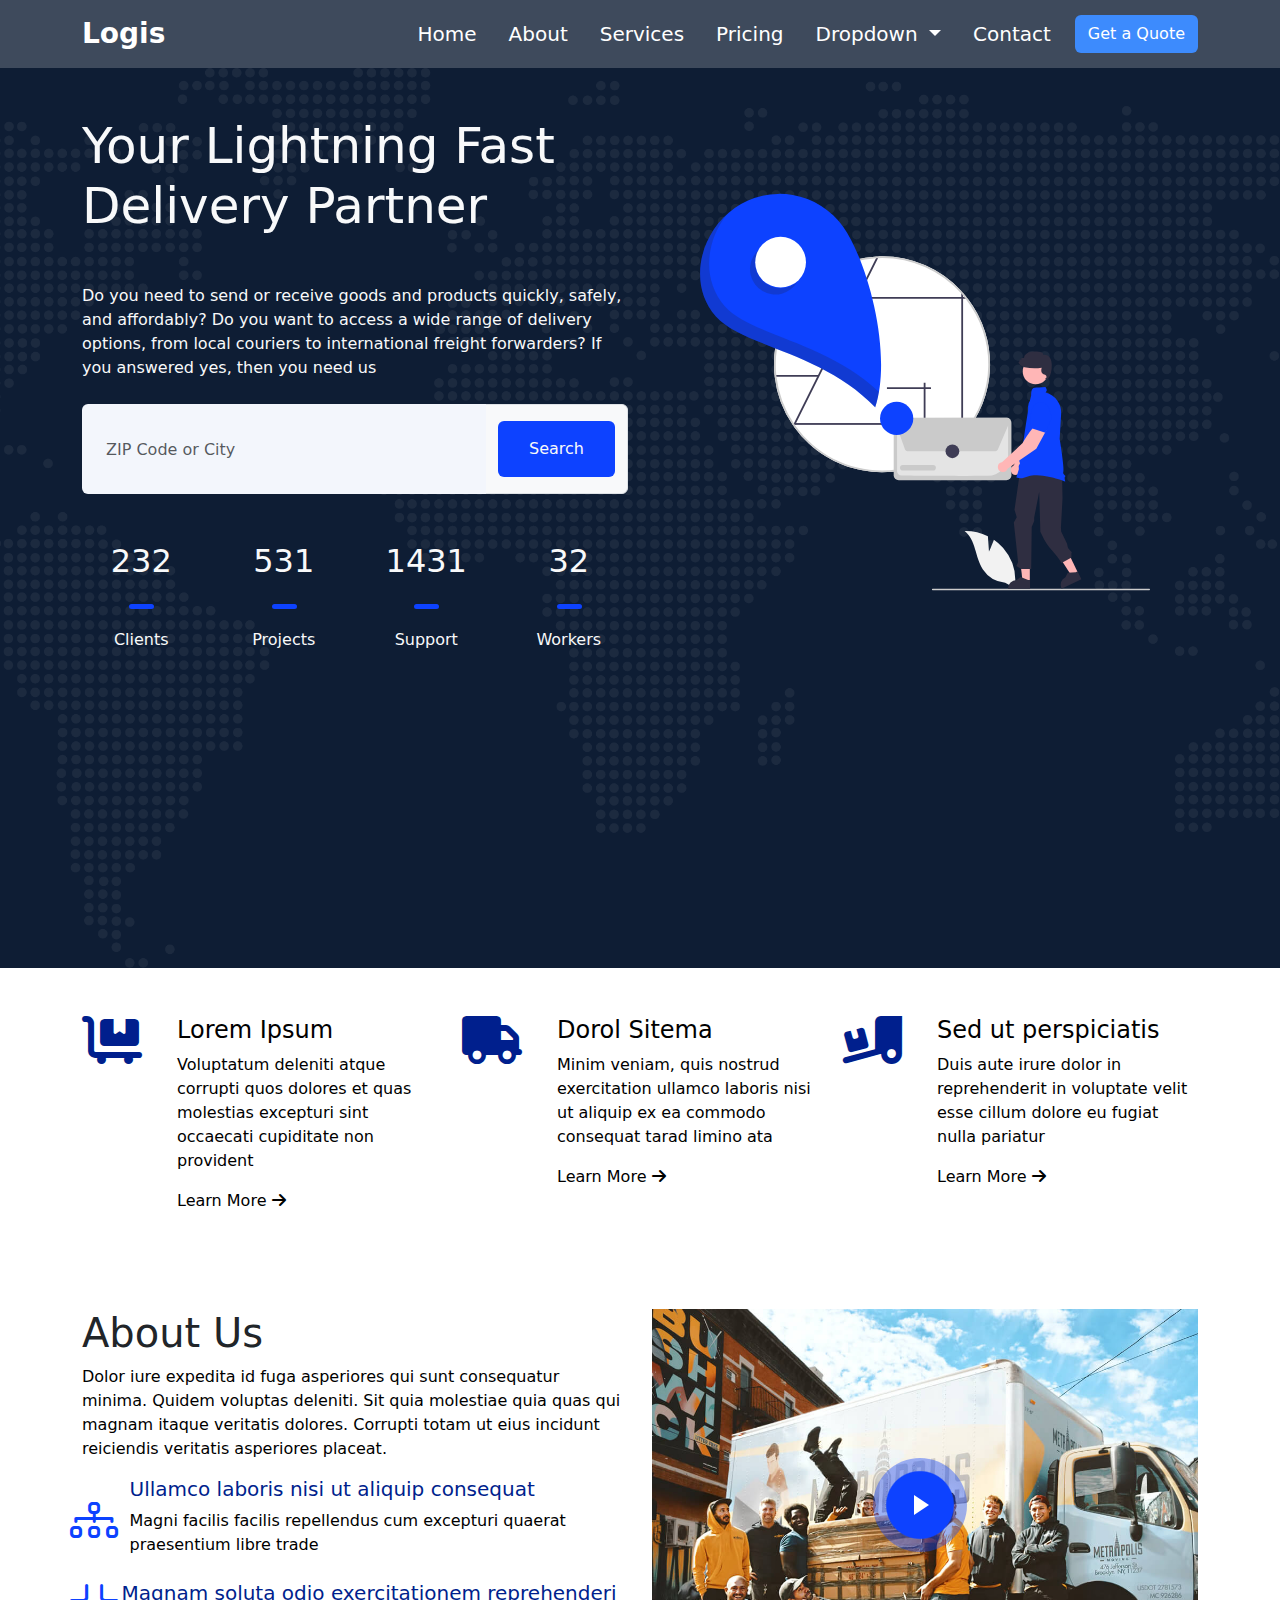
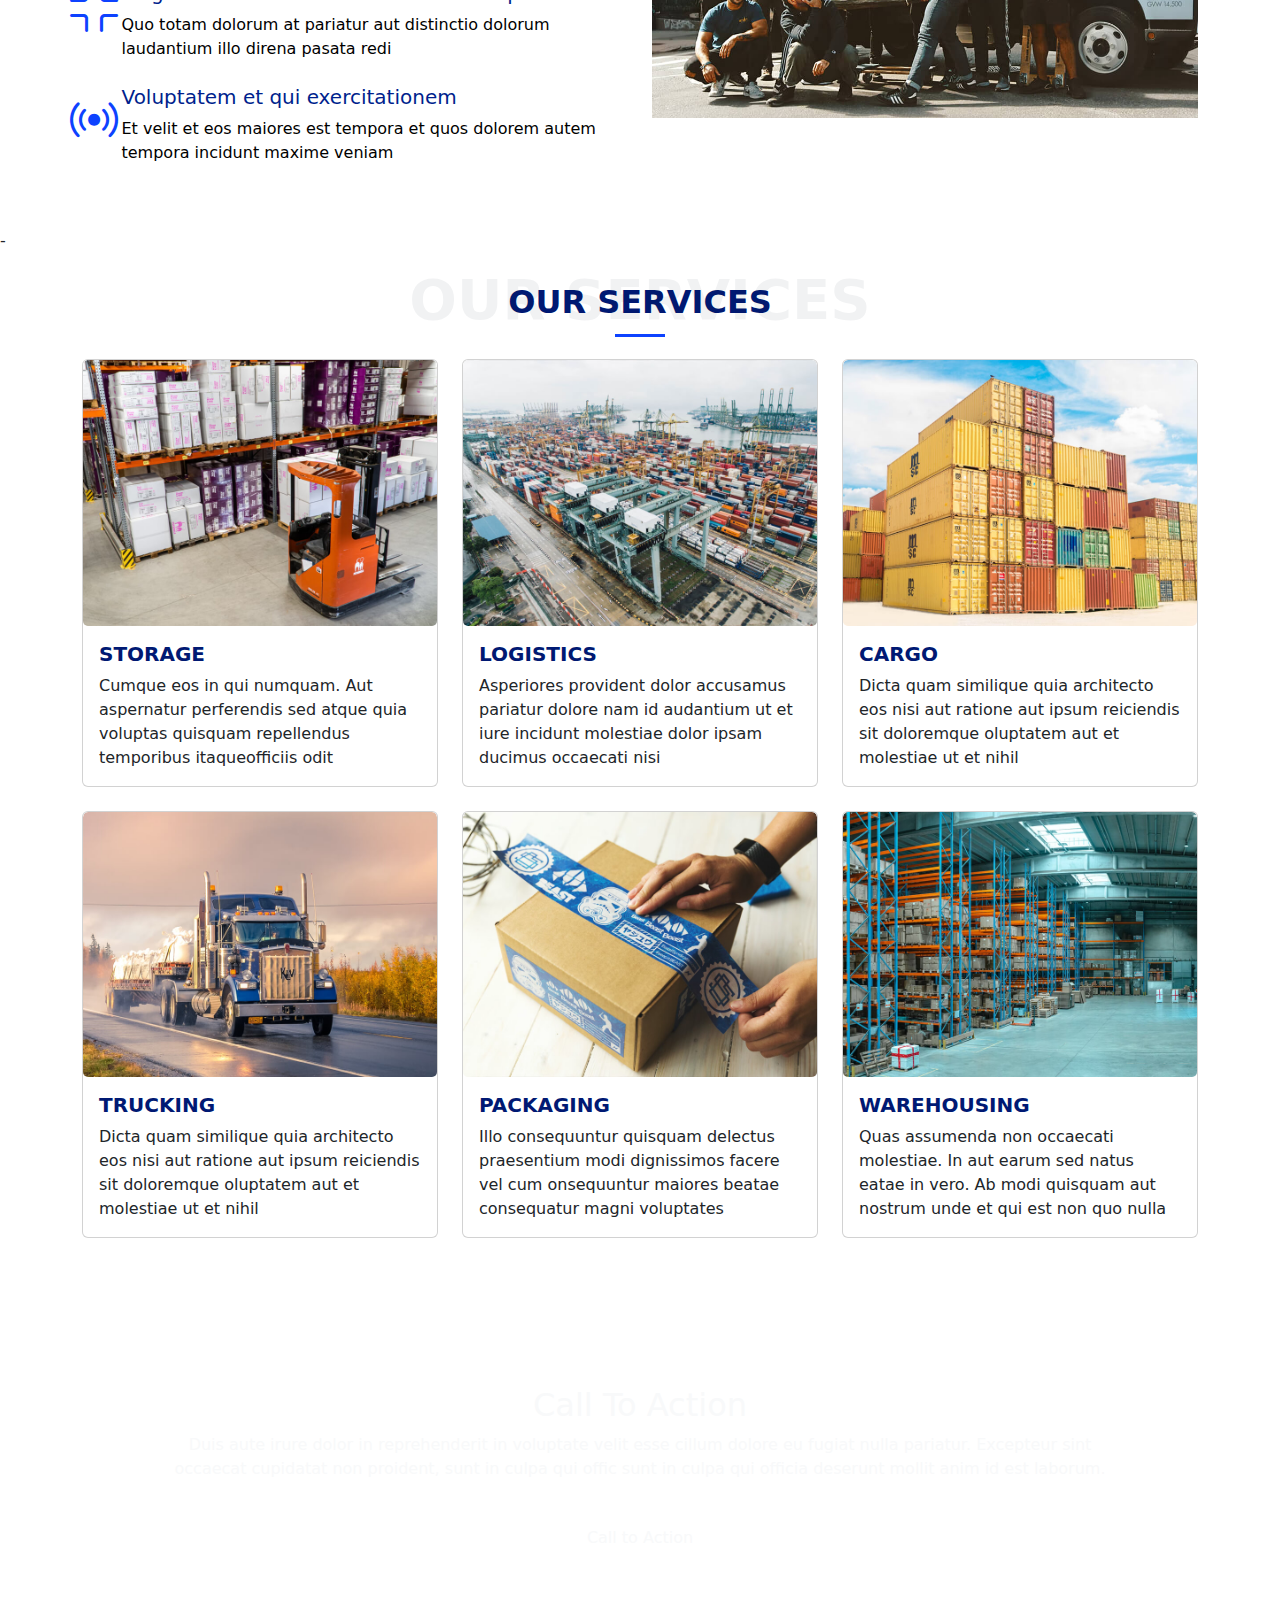
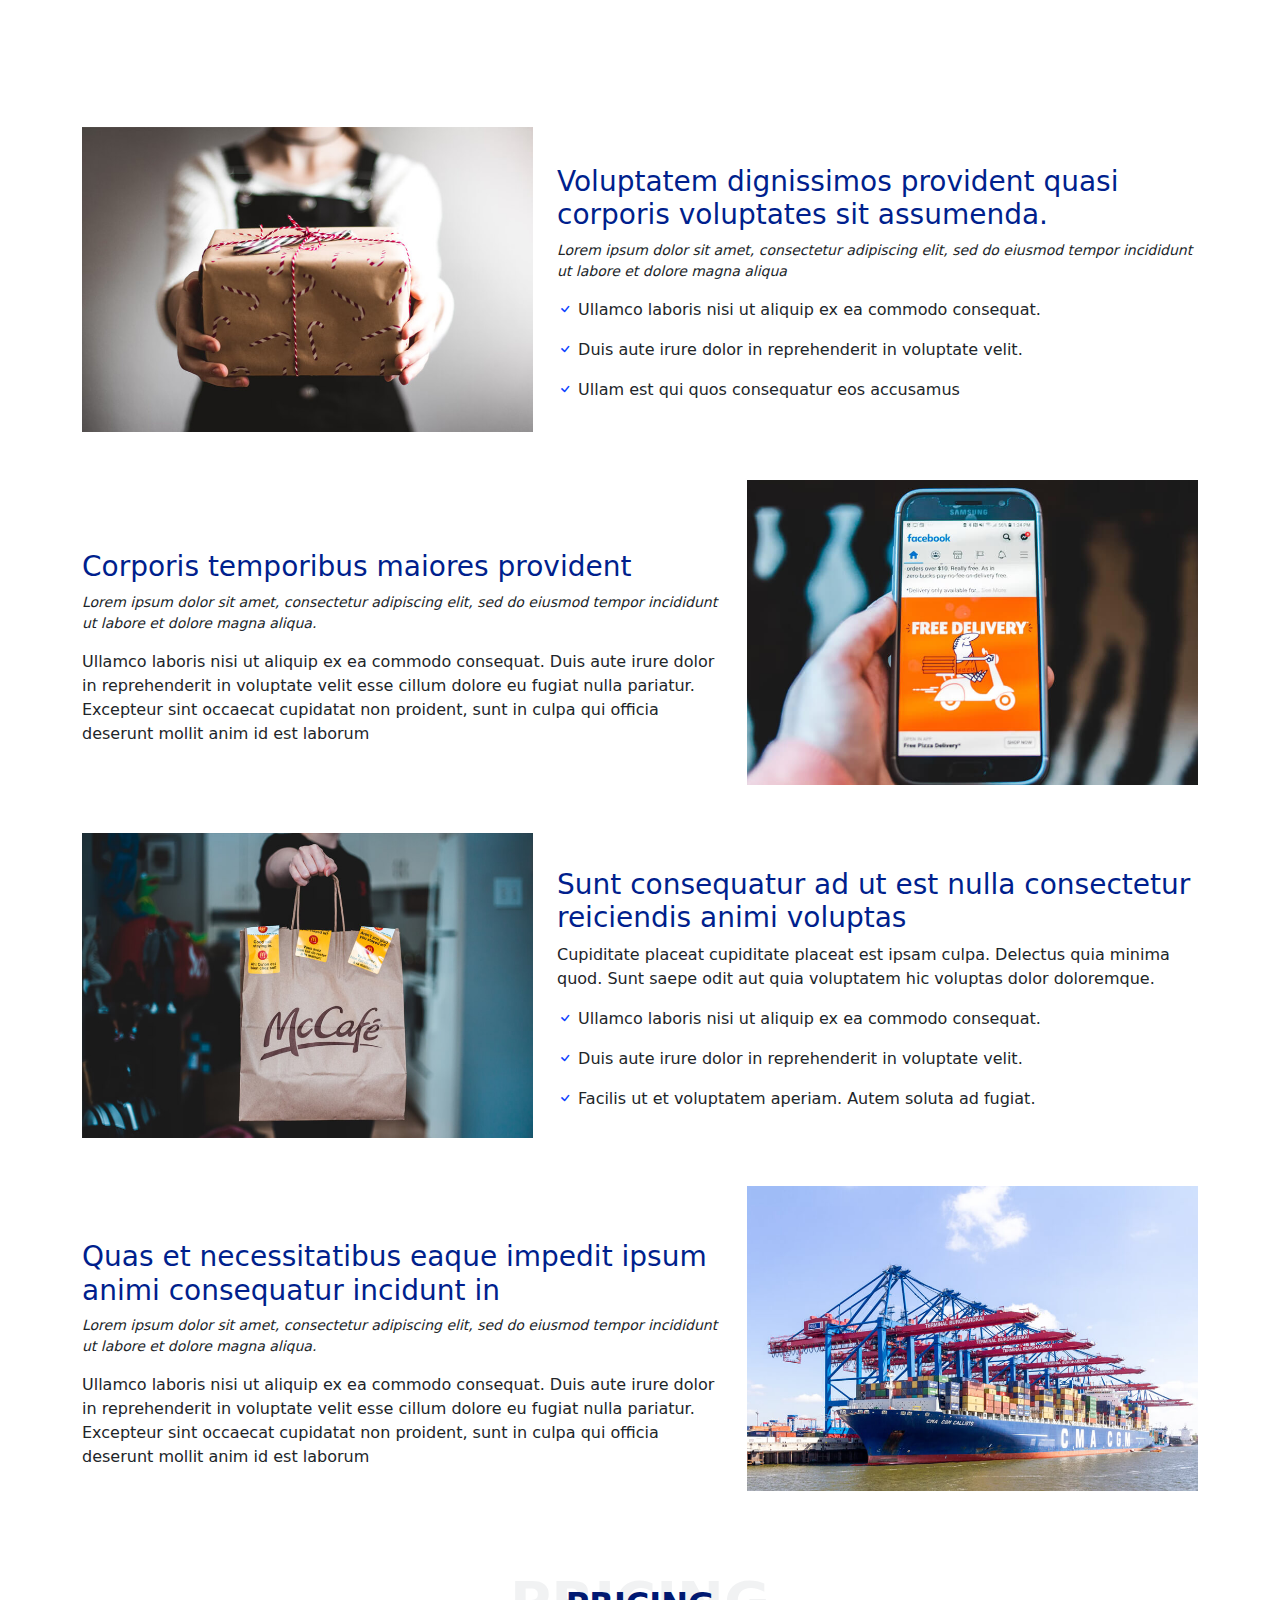
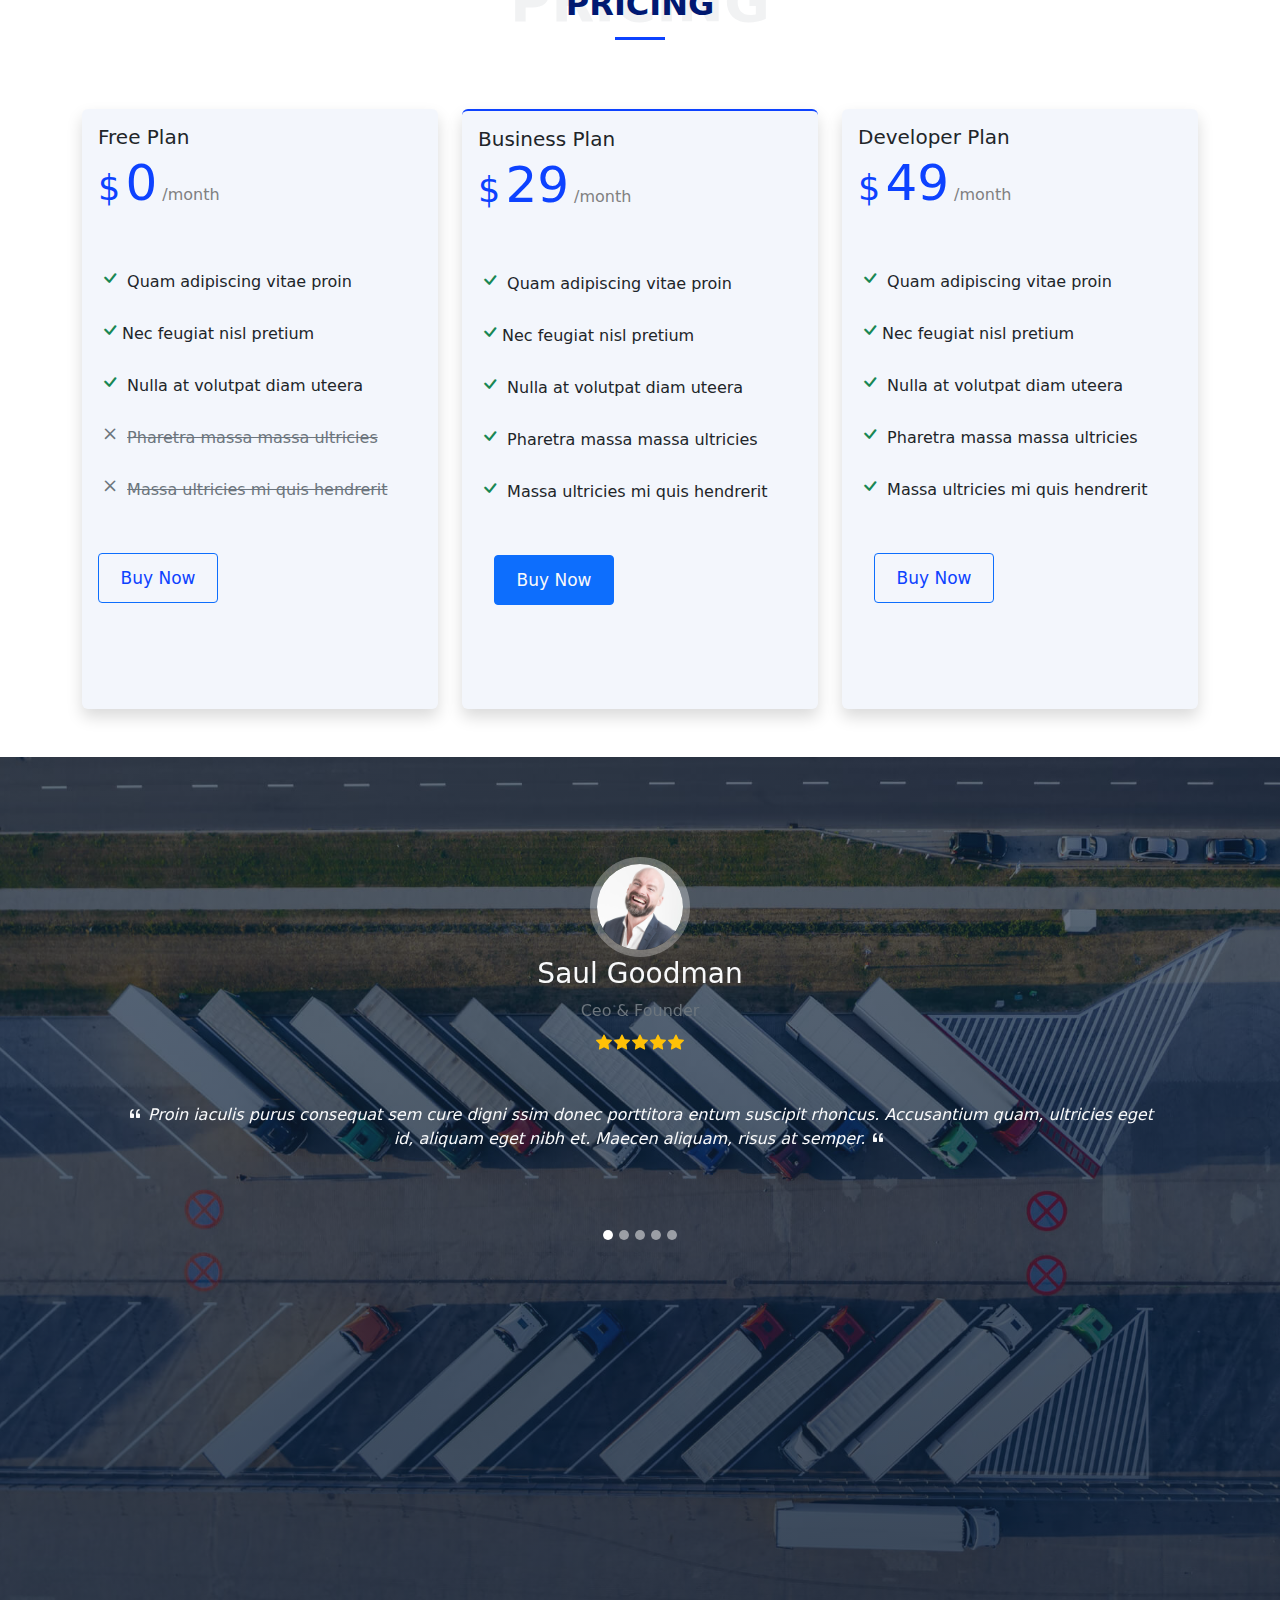
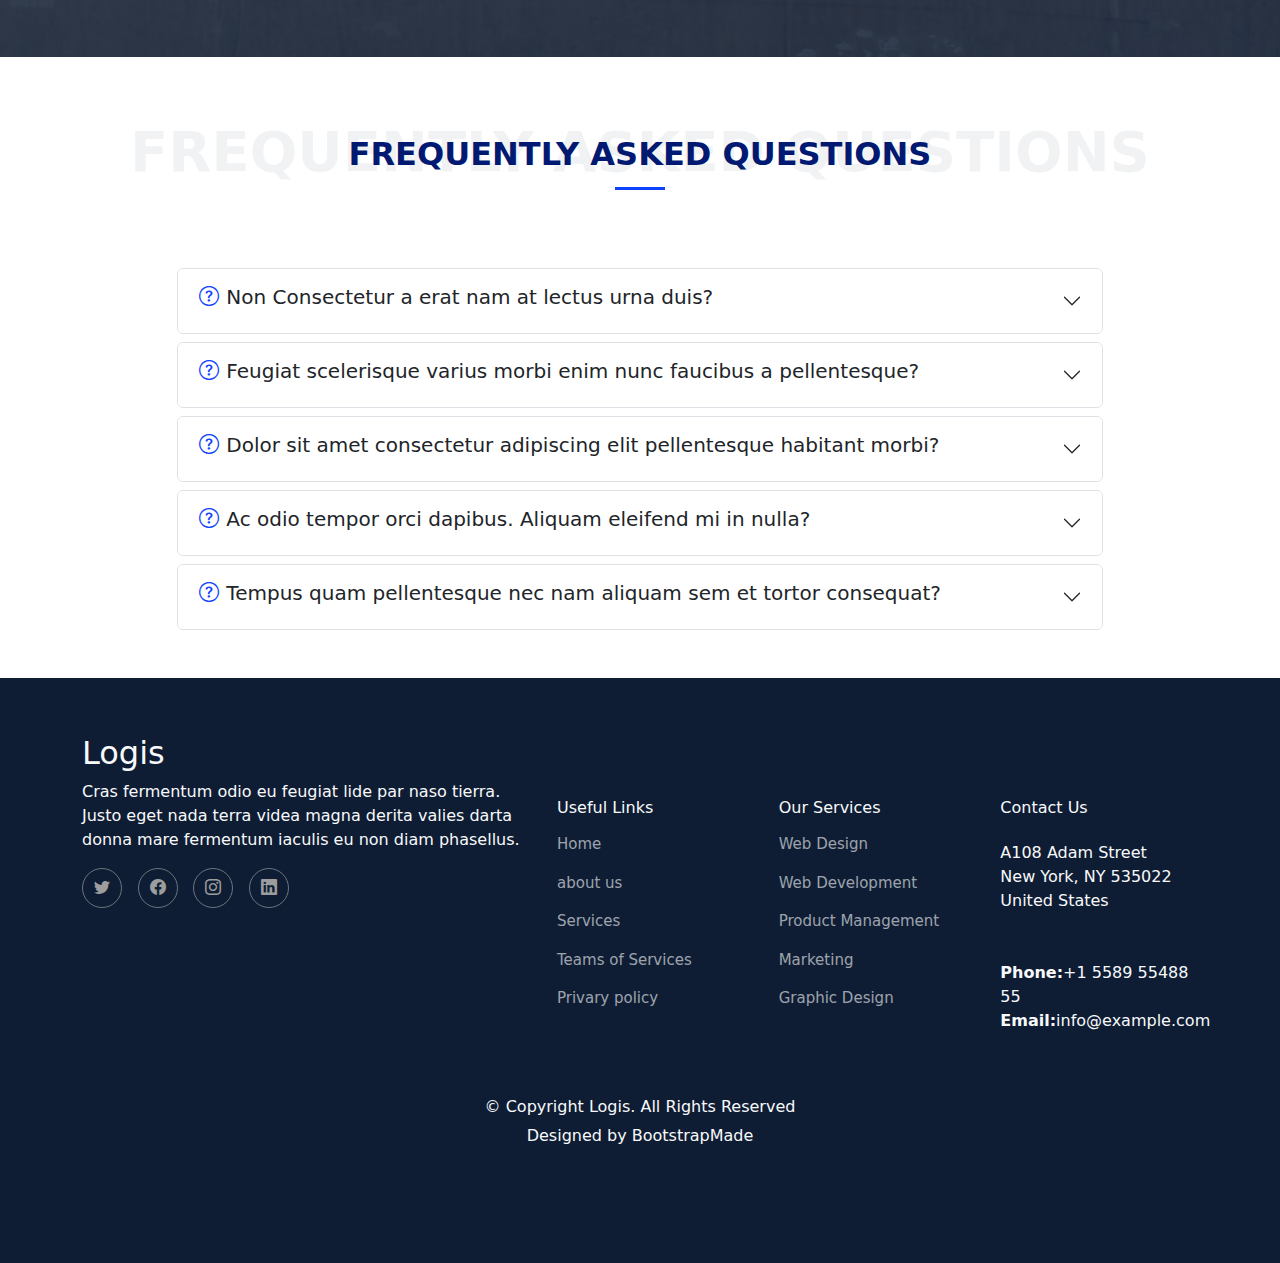
<file: index.html>
<!doctype html>
<html lang="en">
  <head>
    <meta charset="utf-8">
    <meta name="viewport" content="width=device-width, initial-scale=1">
    <title>Welcome to Logis</title>
     <link href="bootstrap-icons/bootstrap-icons.css" rel="stylesheet">

    <link rel="stylesheet" href="https://cdnjs.cloudflare.com/ajax/libs/font-awesome/6.5.1/css/all.min.css">
    <link href="https://cdn.jsdelivr.net/npm/bootstrap@5.3.2/dist/css/bootstrap.min.css" rel="stylesheet">
    <link rel="stylesheet" type="text/css" href="style.css">
    <link rel="shortcut icon" href="img/apple-touch-icon.png" type="image/x-icon" />
  </head>
  <style>
  </style>
  <body>
    <!--------------------------------nav bar--------------------->
      <nav class="navbar navbar-expand-lg  position-sticky top-0 w-100 z-3 colornav">
        <div class="container ">
          <a class="navbar-brand fs-3 fw-bold " href="#">Logis</a>
          <button class="navbar-toggler text-light" type="button" data-bs-toggle="collapse" data-bs-target="#navbarSupportedContent" aria-controls="navbarSupportedContent" aria-expanded="false" aria-label="Toggle navigation">
            <span class=""><i class="bi bi-list text-light fs-1"></i></span>
          </button>
          <div class="collapse navbar-collapse" id="navbarSupportedContent">
            <ul class="navbar-nav ms-auto mb-2 mb-lg-0 fs-5">
              <li class="nav-item me-3">
                <a class="nav-link" aria-current="page" href="#">Home</a>
              </li>
              <li class="nav-item">
                <a class="nav-link me-3" href="Aboutus.html" target="_self">About</a>
              </li>
              <li class="nav-item">
                <a class="nav-link me-3" href="services.html" target="_self">Services</a>
              </li>
              <li class="nav-item">
                <a class="nav-link me-3" href="pricing.html" target="_self">Pricing</a>
              </li>
              <li class="nav-item dropdown me-3">
                <a class="nav-link dropdown-toggle" href="#" role="button" data-bs-toggle="dropdown" aria-expanded="false">
                  Dropdown
                </a>
                <ul class="dropdown-menu">
                  <li><a class="dropdown-item" href="#">Action</a></li>
                  <li><a class="dropdown-item" href="#">Another action</a></li>
                  <li><hr class="dropdown-divider"></li>
                  <li><a class="dropdown-item" href="#">Something else here</a></li>
                </ul>
              </li>
              <li class="nav-item">
                <a class="nav-link me-3" aria-disabled="true" target="_self" href="contactus.html">Contact</a>
              </li>
            </ul>
            <a href="get a quote.html" class="btn bg-primary ">Get a Quote</a>
          </div>
        </div>
      </nav>
      <!-- home section starts -->
      <section class="home bg-dark">
        <div class="container">
          <div class="row text-light">
            <div class="col-lg-6  col-md-12  mt-5 order-lg-1 order-2">
                <div class="text-box">
                  <h1 class="fs-1">Your Lightning Fast Delivery Partner</h1>
                  <p class="mt-5">
                  Do you need to send or receive goods and products quickly, safely, and affordably? Do you want to access a wide range of delivery options, from local couriers to international freight forwarders? If you answered yes, then you need us</p>
                </div>
                <form>
                  <div class="input-group mb-3 mt-4">
                    <input type="text" class="form-control p-4 border border-0 shadow-none" placeholder="ZIP Code or City" aria-label="Recipient's username" aria-describedby="basic-addon2">
                    <span class="input-group-text" id="basic-addon2"> <button class="btn ffffff bg-primary text-light">Search</button></span>
                  </div>
                </form>
                  <div class="row text-center mt-5">
                  <div class="col-lg-3  col-6  "><div class="line"><h2 class="mb-5">232</h2> <p class="mt-3">Clients</p></div></div>
                  <div class="col-lg-3  col-6  "><div class="line"><h2 class="mb-5">531</h2> <p class="mt-3">Projects</p></div></div>
                  <div class="col-lg-3  col-6  "><div class="line"><h2 class="mb-5">1431</h2> <p class="mt-3">Support</p></div></div>
                  <div class="col-lg-3  col-6  "><div class="line"><h2 class="mb-5">32</h2> <p class="mt-3">Workers</p></div></div> 
                  </div>        
            </div>
            <div class="col-lg-6 col-md-12 order-lg-2 order-1 d-flex justify-content-end">
              <img src="img/hero-img.svg" alt="" class="img-fluid  p-lg-5 mt-5 img-shadow">
            </div>            
          </div>
        </div>
      </section>
      <!-- home section ends -->
      <!-- About us section starts -->
       <section class="sec2">
        <div class="container mt-5">
          <div class="row">
            <div class="col-lg-4 col-md-6 ">
                <a href="services-next.html"><div class="row" >
                <div class="col-3">
                  <i class="  fa-solid fa-cart-flatbed fs-1 icon hover"></i>
                </div>
                <div class="col-9">
                  <h4 class="hover">Lorem Ipsum</h4>
                  <p>Voluptatum deleniti atque corrupti quos dolores et quas molestias excepturi
                     sint occaecati cupiditate non provident</p>
                     <div class="hover">
                    <span>Learn More  </span><i class="fa fa-arrow-right" aria-hidden="true"></i>
                     </div>
                </div>
              </div>
              </a>
              
            </div>
            <div class="col-lg-4 col-md-6 ">
              <a href="services-next.html">
              <div class="row  mt-lg-0 mt-md-0 mt-5">
                <div class="col-3 ">
                  <i class="fa-solid fa-truck fs-1 icon hover"></i>
                </div>
                <div class="col-9">
                  <h4 class="hover">Dorol Sitema</h4>
                  <p>Minim veniam, quis nostrud exercitation
                     ullamco laboris nisi ut aliquip ex ea commodo consequat tarad limino ata</p>
                     <div class="hover">
                      <span>Learn More  </span><i class="fa fa-arrow-right" aria-hidden="true"></i>
                     </div>
                </div>
              </div>
              </a>
            </div>
            <div class="col-lg-4 col-md-6 ">
              <a href="services-next.html">
              <div class="row mt-5 mt-lg-0" >
                <div class="col-3">
                  <i class="fa-solid fa-truck-ramp-box fs-1 icon hover"></i>
                </div>
                <div class="col-9">
                  <h4 class="hover">Sed ut perspiciatis</h4>
                  <p>Duis aute irure dolor in
                     reprehenderit in voluptate velit esse cillum dolore eu fugiat nulla pariatur</p>
                   <div class="hover"><span>Learn More  </span><i class="fa fa-arrow-right" aria-hidden="true"></i></div>
                </div>
              </div>
              </a>
            </div>
          </div>
          <div class="about us">
          <div class="row mt-5">
            <div class="col-lg-6 mt-5">
              <h1 class="font1">About Us</h1>
              <p>Dolor iure expedita id fuga asperiores qui sunt consequatur minima. 
                Quidem voluptas deleniti. Sit quia molestiae quia quas qui magnam itaque veritatis
                 dolores. Corrupti totam ut eius incidunt reiciendis veritatis asperiores placeat.</p>
            <div class="row">
              <div class="col-md-1 col-2 g-2 d-flex justify-content-center" > <i class="bi bi-diagram-3 fs-1 icon2"></i></div>
              <div class="col-md-11 col-10">
                <h5 class="color">Ullamco laboris nisi ut aliquip consequat</h5>
                <p>Magni facilis facilis repellendus cum excepturi quaerat praesentium libre 
                  trade</p>
              </div>
            </div>
            <div class="row">
              <div class="col-md-1 col-2 d-flex justify-content-center"> <i class="bi bi-fullscreen-exit icon2 fs-1 "></i></div>
              <div class="col-md-11 col-10 g-2">
                <h5 class="color"> Magnam soluta odio exercitationem reprehenderi</h5>
                <p>Quo totam dolorum at pariatur aut distinctio dolorum laudantium illo direna 
                  pasata redi</p>
              </div>
            </div>
            <div class="row">
              <div class="col-md-1 col-2 g-2 d-flex justify-content-center"> <i class="bi bi-broadcast icon2 fs-1"></i></div>
              <div class="col-md-11 col-10 g-2">
                <h5 class="color">Voluptatem et qui exercitationem</h5>
                <p>Et velit et eos maiores est tempora et quos dolorem autem tempora incidunt maxime veniam</p>
              </div>
            </div>

          </div>
            <div class="col-lg-6 mt-5 position-relative align-self-start order-lg-last order-first">
              <div>
              <img src="img/about.jpg" alt="" class="img-fluid">
              <div class="col-lg-4 d-flex align-items-center justify-content-center position-relative" data-aos="zoom-in" data-aos-delay="200">
                <a href="https://youtu.be/LXb3EKWsInQ" class="glightbox play-btn"></a>
              </div>
              </div>
             
            </div>
          </div>
          </div>
        </div>
     </section>
     <!-- section our servise -->
     <section class="sec3 mt-5">-
      <div class="container">
        <div class="section-header">
          <span>Our Services</span>
          <h2>Our Services</h2>

        </div>

        <div class="row  gy-4">
          <div class="col-lg-4 col-md-6">
            <a href="services-next.html" style="text-decoration: none;">
            <div class="card ">
              <div class="card-img">
              <img src="img/storage-service.jpg" class="card-img-top" alt="...">
              </div>
              <div class="card-body">
                <h5 class="card-text color"><b>STORAGE</b></h5>
                <p class="card-text">Cumque eos in qui numquam. Aut aspernatur
                   perferendis sed atque quia voluptas quisquam repellendus temporibus itaqueofficiis odit</p>
              </div>
            </div>
            </a>
          </div>
          <div class="col-lg-4 col-md-6">
            <a href="services-next.html" style="text-decoration: none;">
            <div class="card">
              <div class="card-img">
              <img src="img/logistics-service.jpg" class="card-img-top" alt="...">
              </div>
              <div class="card-body">
                <h5 class="card-text color"><b>LOGISTICS</b></h5>
                <p class="card-text">Asperiores provident dolor accusamus pariatur dolore nam
                   id audantium ut et iure incidunt molestiae dolor ipsam ducimus occaecati nisi</p>
              </div>
            </div>
            </a>
          </div>
          <div class="col-lg-4 col-md-6">
            <a href="services-next.html" style="text-decoration: none;">
            <div class="card">
              <div class="card-img">
              <img src="img/cargo-service.jpg" class="card-img-top" alt="...">
              </div>
              <div class="card-body">
                <h5 class="card-text color"><b>CARGO</b></h5>
                <p class="card-text">Dicta quam similique quia architecto eos nisi aut ratione aut ipsum reiciendis sit 
                  doloremque oluptatem aut et molestiae ut et nihil</p>
              </div>
            </div>
            </a>
          </div>
          <div class="col-lg-4 col-md-6">
            <a href="services-next.html" style="text-decoration: none;">
            <div class="card">
              <div class="card-img">
              <img src="img/trucking-service.jpg" class="card-img-top" alt="...">
              </div>
              <div class="card-body">
                <h5 class="card-text color"><b>TRUCKING</b></h5>
                <p class="card-text">Dicta quam similique quia architecto eos nisi aut ratione aut ipsum reiciendis sit 
                  doloremque oluptatem aut et molestiae ut et nihil</p>
              </div>
            </div>
            </a>
          </div>
          <div class="col-lg-4 col-md-6">
            <a href="services-next.html" style="text-decoration: none;">
            <div class="card">
              <div class="card-img">
              <img src="img/packaging-service.jpg" class="card-img-top" alt="...">
              </div>
              <div class="card-body">
                <h5 class="card-text color"><b>PACKAGING</b></h5>
                <p class="card-text">Illo consequuntur quisquam delectus praesentium modi 
                  dignissimos facere vel cum onsequuntur maiores beatae consequatur magni voluptates</p>
              </div>
            </div>
            </a>
          </div>
          <div class="col-lg-4 col-md-6">
            <a href="services-next.html" style="text-decoration: none;">
            <div class="card fixed">
              <div class="card-img">
              <img src="img/warehousing-service.jpg" class="card-img-top" alt="...">
              </div>
              <div class="card-body">
                <h5 class="card-text color"><b>WAREHOUSING</b></h5>
                <p class="card-text">Quas assumenda non occaecati molestiae. In aut earum sed natus eatae in vero.
                   Ab modi quisquam aut nostrum unde et qui est non quo nulla</p>
              </div>
            </div>
            </a>
          </div>
          </div>
        </div>
     </section>
     <!-- section our servise end -->
     <!-- section Action start -->

     <section class="sec4 mt-5">
      <div class="action text-light text-center">
        <div class="">
        <h2>Call To Action</h2>
       <p class="fw-2">Duis aute irure dolor in reprehenderit in voluptate velit esse cillum dolore eu fugiat nulla pariatur.
         Excepteur sint<br class="d-none d-lg-block"> occaecat cupidatat non proident, sunt in culpa qui offic
        sunt in culpa qui officia deserunt mollit anim id est laborum.</p>
        <button class="btn  rounded-1  border text-light  mt-3">Call to Action</button>
          </div>
      </div>
      <div class="container py-3 tag">
      <div class="row mt-5 d-flex  align-items-center">
        <div class="col-md-5">
          <img src="img/features-1.jpg" class="img-fluid" alt="">
        </div>
        <div class="col-md-7 mt-4 mt-mb-0">
          <h3 class="color"> Voluptatem dignissimos provident quasi corporis voluptates sit assumenda.</h3>
          <p class="ptag"><i>Lorem ipsum dolor sit amet, consectetur adipiscing elit, sed do eiusmod tempor incididunt ut labore et dolore magna aliqua</i></p>
          <p><i class="bi bi-check checkicon"></i> Ullamco laboris nisi ut aliquip ex ea commodo consequat.</p>
          <p><i class="bi bi-check checkicon"></i> Duis aute irure dolor in reprehenderit in voluptate velit.</p>
          <p><i class="bi bi-check checkicon"></i> Ullam est qui quos consequatur eos accusamus</p>
        </div>
      </div>
      <div class="row mt-5 d-flex  align-items-center">
        <div class="col-md-7  mt-5  order-2 order-md-1">
          <h3 class="color ">
            Corporis temporibus maiores provident
          </h3>
          <p class="ptag"><i>Lorem ipsum dolor sit amet, consectetur adipiscing elit, 
            sed do eiusmod tempor incididunt ut labore et dolore magna aliqua.</i></p>
            <p>Ullamco laboris nisi ut aliquip ex ea commodo consequat. Duis aute irure dolor in reprehenderit in voluptate velit esse cillum dolore eu fugiat nulla pariatur.
               Excepteur sint occaecat cupidatat non proident, sunt in culpa qui officia deserunt mollit anim id est laborum</p>
        </div>
        <div class="col-md-5  order-1 order-md-2"> 
          <img src="img/features-2.jpg" class="float-end img-fluid" alt="">
        </div>
      </div>
      <div class="row mt-5 d-flex  align-items-center">
        <div class="col-md-5">
          <img src="img/features-3.jpg" class="img-fluid" alt="">
        </div>
        <div class="col-md-7 mt-4 mt-mb-0">
          <h3 class="color"> Sunt consequatur ad ut est nulla consectetur reiciendis animi voluptas</h3>
          <p class="">Cupiditate placeat cupiditate placeat est ipsam culpa. Delectus quia minima quod. 
            Sunt saepe odit aut quia voluptatem hic voluptas dolor doloremque.</p>
          <p><i class="bi bi-check checkicon"></i>  Ullamco laboris nisi ut aliquip ex ea commodo consequat.</p>
          <p><i class="bi bi-check checkicon"></i>  Duis aute irure dolor in reprehenderit in voluptate velit.</p>
          <p><i class="bi bi-check checkicon"></i> Facilis ut et voluptatem aperiam. Autem soluta ad fugiat.</p>
        </div>
      </div>
      <div class="row mt-5 d-flex   align-items-center ">
        <div class="col-md-7  mt-5  order-2 order-md-1">
          <h3 class="color ">
            Quas et necessitatibus eaque impedit ipsum animi consequatur incidunt in
          </h3>
          <p class="ptag"><i>Lorem ipsum dolor sit amet, consectetur adipiscing elit, 
            sed do eiusmod tempor incididunt ut labore et dolore magna aliqua.</i></p>
            <p>Ullamco laboris nisi ut aliquip ex ea commodo consequat. Duis aute irure dolor in reprehenderit in voluptate velit esse cillum dolore eu fugiat nulla pariatur.
               Excepteur sint occaecat cupidatat non proident, sunt in culpa qui officia deserunt mollit anim id est laborum</p>
        </div>
        <div class="col-md-5 order-1 order-md-2 "> 
          <img src="img/features-4.jpg" class="float-end img-fluid " alt="">
        </div>
      </div>
      </div>
     </section>
     <!-- ======= Call to Action Section  end======= -->
     <!-- ======= PRICING Section  start======= -->
     <section class="sec5 mt-5 mb-5">
      <div class="container">
        <div class="section-header">
          <span>Pricing</span>
          <h2>pricing</h2>

        </div>

        <div class="row">
          <div class="col-lg-4 ">
            <div class="card border border-0 shadow mt-5">
              <div class="card-body">
                <h5 class="card-title">Free Plan</h5>
                <h6 class="card-subtitle mb-5 "><span class="cry">$</span> <span class="price">0</span> <span class="text-Secondary time">/month</span></h6>
                <p><i class="bi bi-check  text-success fs-4"></i> Quam adipiscing vitae proin</p>
                <p><i class="bi bi-check  text-success fs-4"></i>Nec feugiat nisl pretium</p>
                <p><i class="bi bi-check  text-success fs-4"></i> Nulla at volutpat diam uteera</p>
                <p class="text-secondary"><i class="bi bi-x  fs-4"></i>  <strike>Pharetra massa massa ultricies</strike></p>
                <p class="text-secondary"><i class="bi bi-x  fs-4"></i>  <strike>Massa ultricies mi quis hendrerit</strike></p>
                <a href="#" class="btn btn-outline-primary rounded-1  d-flex justify-content-center align-items-center mt-5">Buy Now</a>

              </div>
            </div>
          </div>
          <div class="col-lg-4 ">
            <div class="card border border-0 Business shadow mt-5">
              <div class="card-body">
                <h5 class="card-title">Business Plan</h5>
                <h6 class="card-subtitle mb-5  "><span class="cry">$</span> <span class="price">29</span> <span class="text-Secondary time">/month</span></h6>
                <p><i class="bi bi-check  text-success fs-4"></i> Quam adipiscing vitae proin</p>
                <p><i class="bi bi-check  text-success fs-4"></i>Nec feugiat nisl pretium</p>
                <p><i class="bi bi-check  text-success fs-4"></i> Nulla at volutpat diam uteera</p>
                <p><i class="bi bi-check  text-success fs-4"></i> Pharetra massa massa ultricies</p>
                <p><i class="bi bi-check  text-success fs-4"></i> Massa ultricies mi quis hendrerit</p>
                <a href="#" class="btn btn-primary text-light rounded-1 d-flex justify-content-center align-items-center  mt-5 mb-5 ms-3">Buy Now</a>

              </div>
            </div>
          </div>
          <div class="col-lg-4 ">
            <div class="card border border-0 shadow mt-5">
              <div class="card-body">
                <h5 class="card-title">Developer Plan</h5>
                <h6 class="card-subtitle mb-5 "><span class="cry">$</span> <span class="price">49</span> <span class="text-Secondary time">/month</span></h6>
                <p><i class="bi bi-check  text-success fs-4"></i> Quam adipiscing vitae proin</p>
                <p><i class="bi bi-check  text-success fs-4"></i>Nec feugiat nisl pretium</p>
                <p><i class="bi bi-check  text-success fs-4"></i> Nulla at volutpat diam uteera</p>
                <p><i class="bi bi-check  text-success fs-4"></i> Pharetra massa massa ultricies</p>
                <p><i class="bi bi-check  text-success fs-4"></i> Massa ultricies mi quis hendrerit</p>
                <a href="#" class="btn btn-outline-primary d-flex justify-content-center align-items-center  rounded-1 mb-5 mt-5 mb-5 ms-3">Buy Now</a>

              </div>
            </div>
          </div>
          
        </div>
      </div>
     </section>
     <!-- ======= PRICING Section  end======= -->
     <!-- =======Slider section start======= -->
     <section class="sec6">
      <div id="carouselExampleIndicators" class="carousel slide" data-bs-ride="carousel" style="height: 430px;">
        <div class="carousel-inner container" style="height: 95%;">
          <div class="carousel-item active">
            <div class=" text-light ">
                <center><img src="img/testimonials/testimonials-1.jpg" class="rounded-circle  " alt="">
                <h3 class="">Saul Goodman</h3>
                <p class=" mb-2 text-secondary">Ceo &amp; Founder</p>
                <div class="text-warning">
                  <i class="bi bi-star-fill star"></i><i class="bi bi-star-fill star"></i><i class="bi bi-star-fill star"></i><i class="bi bi-star-fill star"></i><i class="bi bi-star-fill star"></i>
                  </div>
                  <p class="mt-5">
                    <i class="bi bi-quote quote-icon-left"></i> <i>Proin iaculis purus consequat sem cure digni ssim donec porttitora entum suscipit rhoncus. Accusantium quam,
                     ultricies eget<br class="d-lg-block d-none"> id, aliquam eget nibh et. Maecen aliquam, risus at semper. <i class="bi bi-quote quote-icon-left"></i></i>
                    </p>
                
                </center>

            </div>
          </div>
          <div class="carousel-item ">
            <div class=" text-light ">
                <center><img src="img/testimonials/testimonials-2.jpg" class="rounded-circle  " alt="">
                  <h3>Sara Wilsson</h3>
                <p class=" mb-2 text-secondary">Designer</p>
                <div class="text-warning">
                  <i class="bi bi-star-fill star"></i><i class="bi bi-star-fill star"></i><i class="bi bi-star-fill star"></i><i class="bi bi-star-fill star"></i><i class="bi bi-star-fill star"></i>
                  
                  </div>
                  <p class="mt-5">
                    <i class="bi bi-quote quote-icon-left"></i> 
                    Export tempor illum tamen malis malis eram quae irure esse labore quem cillum quid cillum eram malis
                     quorum velit fore<br class="d-lg-block d-none"> eram velit sunt aliqua noster fugiat irure amet legam anim culpa.
                     <i class="bi bi-quote quote-icon-left"></i></i>
                    </p>
                
                </center>

            </div>
          </div>
          <div class="carousel-item ">
            <div class=" text-light ">
                <center><img src="img/testimonials/testimonials-3.jpg" class="rounded-circle  " alt="">
                  <h3>Jena Karlis</h3>
                <p class=" mb-2 text-secondary">Store Owner</p>
                <div class="text-warning">
                  <i class="bi bi-star-fill star"></i><i class="bi bi-star-fill star"></i><i class="bi bi-star-fill star"></i><i class="bi bi-star-fill star"></i><i class="bi bi-star-fill star"></i>

                  </div>
                  <p class="mt-5">
                    <i class="bi bi-quote quote-icon-left"></i> <i>
                      Enim nisi quem export duis labore cillum quae magna enim sint quorum nulla quem veniam duis
                       minim tempor labore<br class="d-lg-block d-none"> quem eram duis noster aute amet eram fore quis sint minim.
                      </i> <i class="bi bi-quote quote-icon-left"></i>
                    </p>
                
                </center>

            </div>
          </div>
          <div class="carousel-item ">
            <div class=" text-light ">
                <center><img src="img/testimonials/testimonials-4.jpg" class="rounded-circle  " alt="">
                  <h3>Matt Brandon</h3>
                <p class=" mb-2 text-secondary">Freelancer</p>
                <div class="text-warning">
                  <i class="bi bi-star-fill star"></i><i class="bi bi-star-fill star"></i><i class="bi bi-star-fill star"></i><i class="bi bi-star-fill star"></i><i class="bi bi-star-fill star"></i>
                  </div>
                  <p class="mt-5">
                    <i class="bi bi-quote quote-icon-left"></i> <i>
                      Fugiat enim eram quae cillum dolore dolor amet nulla culpa multos export minim fugiat
                       minim velit minim dolor enim <br class="d-lg-block d-none"> duis veniam ipsum anim magna sunt elit fore quem dolore 
                       labore illum veniam.
                      <i class="bi bi-quote quote-icon-left"></i></i>
                    </p>
                
                </center>

            </div>
          </div>
          <div class="carousel-item ">
            <div class=" text-light ">
                <center><img src="img/testimonials/testimonials-5.jpg" class="rounded-circle  " alt="">
                  <h3>John Larson</h3>
                <p class=" mb-2 text-secondary">Entrepreneur</p>
                <div class="text-warning">
                  <i class="bi bi-star-fill star"></i><i class="bi bi-star-fill star"></i><i class="bi bi-star-fill star"></i><i class="bi bi-star-fill star"></i><i class="bi bi-star-fill star"></i>
                  </div>
                  <p class="mt-5">
                    <i class="bi bi-quote quote-icon-left"></i> <i>
                      Quis quorum aliqua sint quem legam fore sunt eram irure aliqua veniam tempor noster veniam enim culpa labore duis <br class="d-lg-block d-none"> sunt culpa nulla illum cillum fugiat legam esse veniam culpa fore nisi cillum quid.
                      <i class="bi bi-quote quote-icon-left"></i></i>
                    </p>
                
                </center>

            </div>
          </div>
        <div class="carousel-indicators ">
          <button type="button" data-bs-target="#carouselExampleIndicators" data-bs-slide-to="0" class="active  button-icon  rounded-circle" aria-current="true" aria-label="Slide 1"  ></button>
          <button type="button" data-bs-target="#carouselExampleIndicators" data-bs-slide-to="1" aria-label="Slide 2" class="button-icon  rounded-circle"></button>
          <button type="button" data-bs-target="#carouselExampleIndicators" data-bs-slide-to="2" aria-label="Slide 3" class="button-icon  rounded-circle"></button>
          <button type="button" data-bs-target="#carouselExampleIndicators" data-bs-slide-to="3" aria-label="Slide 4" class="button-icon  rounded-circle"></button>
          <button type="button" data-bs-target="#carouselExampleIndicators" data-bs-slide-to="4" aria-label="Slide 5" class="button-icon  rounded-circle"></button>
        </div>
        <button class="carousel-control-prev" type="button" data-bs-target="#carouselExampleIndicators" data-bs-slide="prev">
          <span  aria-hidden="true"></span>
          <span class="visually-hidden">Previous</span>
        </button>
        <button class="carousel-control-next" type="button" data-bs-target="#carouselExampleIndicators" data-bs-slide="next">
          <span  aria-hidden="true"></span>
          <span class="visually-hidden">Next</span>
        </button>
      </div>
     </section> 
      <!-- =======Slider section end======= -->
     <!-- ======= section FREQUENTLY ASKED QUESTIONS start======= -->
     <section class="sec7 mt-5">
          <div class="container">
            <div class="section-header">
              <span>FREQUENTLY ASKED QUESTIONS</span>
              <h2>FREQUENTLY ASKED QUESTIONS</h2>
            </div>
            <div class="FREQUENTLY mt-5">
              <div class="row">
                <div class="col-lg-10 offset-lg-1 faq">
                  <div class="accordion  shadow-none" id="accordionExample">
                    <div class="accordion-item mt-2">
                      <h2 class="accordion-header">
                        <button class="accordion-button collapsed  bg-white  shadow-none  para" type="button" data-bs-toggle="collapse" data-bs-target="#collapseTwo5" aria-expanded="false" aria-controls="collapseTwo">
                          <h5 class="fs-5"><i class="bi bi-question-circle question-icon fs-5"></i>   Non Consectetur a erat nam at lectus urna duis?</h5>
                  
                        </button>
                      </h2>
                      <div id="collapseTwo5" class="accordion-collapse collapse" data-bs-parent="#accordionExample">
                        <div class="accordion-body">
                         <p>
                          Feugiat pretium nibh ipsum consequat. Tempus iaculis urna id volutpat lacus laoreet non curabitur gravida. Venenatis lectus magna fringilla urna porttitor rhoncus dolor purus non.
                        </p>
                        </div>
                      </div>
                    </div>
                  </div>
                  <div class="accordion" id="accordionExample">
                    <div class="accordion-item mt-2">
                      <h2 class="accordion-header">
                        <button class="accordion-button collapsed  bg-white shadow-none  para" type="button" data-bs-toggle="collapse" data-bs-target="#collapseTwo0" aria-expanded="false" aria-controls="collapseTwo">
                          <h5><i class="bi bi-question-circle question-icon fs-5"></i>
                            Feugiat scelerisque varius morbi enim nunc faucibus a pellentesque? </h5>
                  
                        </button>
                      </h2>
                      <div id="collapseTwo0" class="accordion-collapse collapse" data-bs-parent="#accordionExample">
                        <div class="accordion-body">
                         <p>
                         Dolor sit amet consectetur adipiscing elit pellentesque habitant morbi. Id interdum velit laoreet id donec ultrices. Fringilla phasellus 
                         faucibus scelerisque eleifend donec pretium. Est pellentesque elit ullamcorper dignissim. Mauris ultrices eros in cursus turpis massa tincidunt 
                         dui.
                         </p>
                        </div>
                      </div>
                    </div>
                  </div>
                  <div class="accordion" id="accordionExample">
                    <div class="accordion-item mt-2">
                      <h2 class="accordion-header">
                        <button class="accordion-button collapsed bg-white shadow-none  para" type="button" data-bs-toggle="collapse" data-bs-target="#collapseTwo1" aria-expanded="false" aria-controls="collapseTwo">
                          <h5><i class="bi bi-question-circle question-icon fs-5"></i>        
                           Dolor sit amet consectetur adipiscing elit pellentesque habitant morbi?
                          </h5>
                  
                        </button>
                      </h2>
                      <div id="collapseTwo1" class="accordion-collapse collapse" data-bs-parent="#accordionExample">
                        <div class="accordion-body">
                         <p>       
                    Eleifend mi in nulla posuere sollicitudin aliquam ultrices sagittis orci. Faucibus pulvinar elementum integer enim. Sem nulla pharetra 
                    diam sit amet nisl suscipit. Rutrum tellus pellentesque eu tincidunt. Lectus urna duis convallis convallis tellus. Urna molestie at elementum eu 
                    facilisis sed odio morbi quis
                    </p>
                        </div>
                      </div>
                    </div>
                  </div>
                  <div class="accordion" id="accordionExample">
                    <div class="accordion-item mt-2">
                      <h2 class="accordion-header">
                        <button class="accordion-button collapsed bg-white shadow-none  para" type="button" data-bs-toggle="collapse" data-bs-target="#collapseTwo2" aria-expanded="false" aria-controls="collapseTwo">
                          <h5><i class="bi bi-question-circle question-icon fs-5"></i>
                            Ac odio tempor orci dapibus. Aliquam eleifend mi in nulla?
                          </h5>
                  
                        </button>
                      </h2>
                      <div id="collapseTwo2" class="accordion-collapse collapse" data-bs-parent="#accordionExample">
                        <div class="accordion-body">
                         <p>
                          Dolor sit amet consectetur adipiscing elit pellentesque habitant morbi. Id interdum velit laoreet id donec ultrices. Fringilla phasellus faucibus
                           scelerisque eleifend donec pretium. Est pellentesque elit ullamcorper dignissim. Mauris ultrices eros in cursus turpis massa tincidunt dui.
                        </p>
                        </div>
                      </div>
                    </div>
                  </div>
                  <div class="accordion" id="accordionExample">
                    <div class="accordion-item mt-2">
                      <h2 class="accordion-header">
                        <button class="accordion-button collapsed bg-white shadow-none  para" type="button" data-bs-toggle="collapse" data-bs-target="#collapseTwo3" aria-expanded="false" aria-controls="collapseTwo">
                          <h5><i class="bi bi-question-circle question-icon fs-5"></i>
                            Tempus quam pellentesque nec nam aliquam sem et tortor consequat?
                          </h5>
                  
                        </button>
                      </h2>
                      <div id="collapseTwo3" class="accordion-collapse collapse" data-bs-parent="#accordionExample">
                        <div class="accordion-body">
                         <p>
                          Molestie a iaculis at erat pellentesque adipiscing commodo. Dignissim suspendisse in est ante in. Nunc vel risus commodo viverra maecenas accumsan.
                           Sit amet nisl suscipit adipiscing bibendum est. Purus gravida quis blandit turpis cursus in
                        </p>
                        </div>
                      </div>
                    </div>
                  </div>
            </div>
    
          </div>
        </div>
      </div>
     </section>
     <!-- ======= section FREQUENTLY ASKED QUESTIONS end======= -->
     <!-- ======= section last section start======= -->
     <section class="last mt-5 py-2">
        <div class="container">
          <div class="row mt-5">
            <div class="col-lg-5 text-light">
              <h2>Logis </h2>
              <p>Cras fermentum odio eu feugiat lide par naso tierra. 
                Justo eget nada terra videa magna derita valies darta donna mare fermentum iaculis
                 eu non diam phasellus.</p>
                <div class="row gap-4 gap-md-0 gap-lg-3">
                  <div class="col-1 ">
                    <a href="#" class=" btn twitter card text-secondary border border-secondary justify-content-center align-items-center rounded-circle">
                      <i class="bi bi-twitter"></i></a>
                  </div>
                  <div class="col-1">
                    <a href="#" class=" btn twitter card text-light border border-secondary justify-content-center align-items-center rounded-circle">
                      <i class="bi bi-facebook"></i></a>
                  </div>
                  <div class="col-1">
                    <a href="#" class=" btn twitter card text-light border border-secondary justify-content-center align-items-center rounded-circle">
                      <i class="bi bi-instagram"></i></a>
                  </div>
                  <div class="col-1">
                    <a href="#" class=" btn twitter card text-light border border-secondary justify-content-center align-items-center rounded-circle">
                      <i class="bi bi-linkedin"></i></a>
                  </div>
                </div>
            </div>
            <div class="col-lg-7 text-light mt-3 ">
              <div class=" row mt-5 mt-mb-0">
                <div class="col-6 col-lg-4 " >
                  <h6 class="mb-3" >Useful Links</h6>
                   <p class="ptag"> Home</p>
                   <p class="ptag"> about us</p>
                   <p class="ptag">Services</p>
                   <p class="ptag"> Teams of Services</p>
                   <p class="ptag"> Privary policy</p>
                   </div>
                   <div class="col-6 col-lg-4" >
                    <h6 class="mb-3" >Our Services</h6>
                     <p class="ptag">Web Design</p>
                     <p class="ptag"> Web Development</p>
                     <p class="ptag">Product Management</p>
                     <p class="ptag">Marketing</p>
                     <p class="ptag">Graphic Design</p>
                     </div>
                <div class="col-md-6 col-12 col-lg-4 text-center text-md-start" >
                  <h6 class="mb-3 mt-5 mt-lg-0" >Contact Us</h6>
                   <p class="mt-4">A108 Adam Street<br>
                    New York, NY 535022<br>
                    United States</p>
                    <p class="mt-5">
                     <strong>Phone:</strong>+1 5589 55488 55<br>
                     <strong>Email:</strong>info@example.com
                    </p>
                </div>

              </div>
            </div>
          </div>
          <div class="end text-light text-center mt-5 mb-5"><h6>© Copyright Logis. All Rights Reserved</h6>
                <p>Designed by BootstrapMade</p>
          </div>
        </div>
      </section>
     <!-- ======= section last section start======= -->


    <script src="https://cdn.jsdelivr.net/npm/bootstrap@5.3.2/dist/js/bootstrap.bundle.min.js" ></script>
  </body>
</html>
</file>
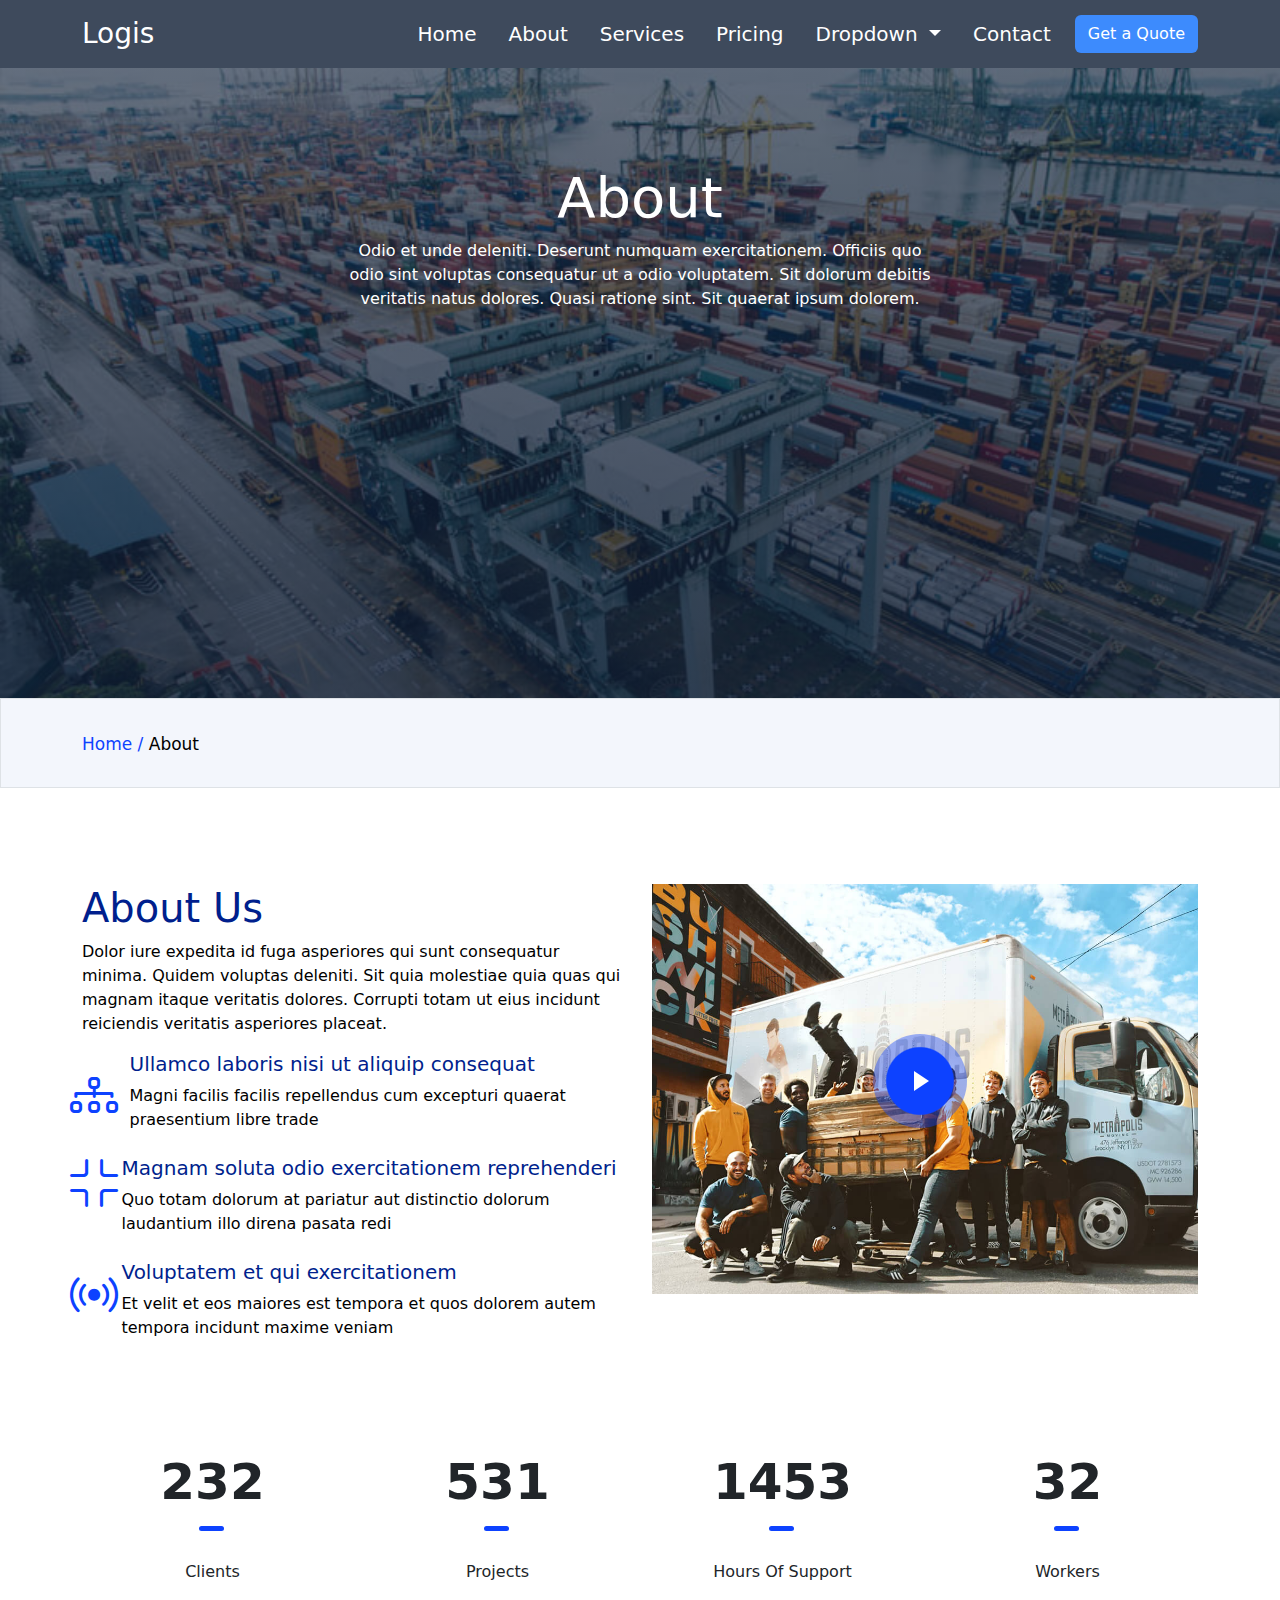
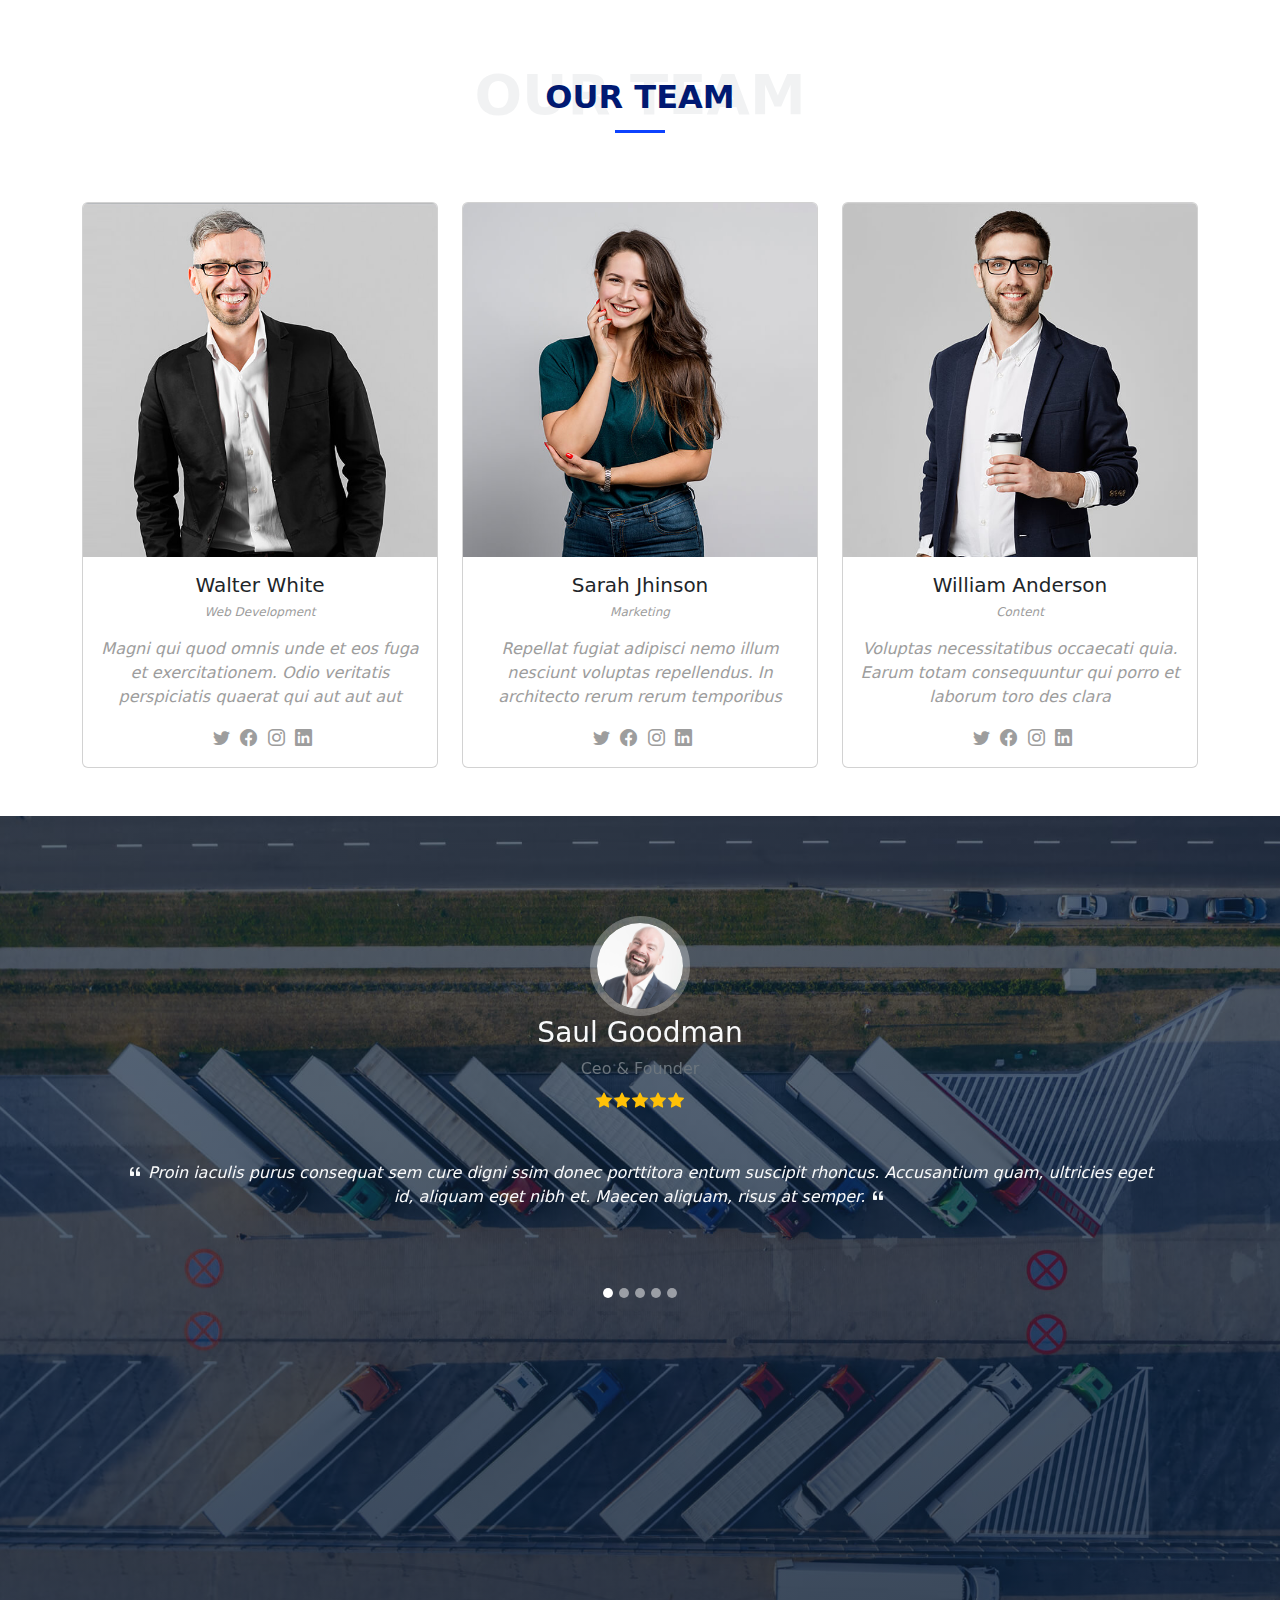
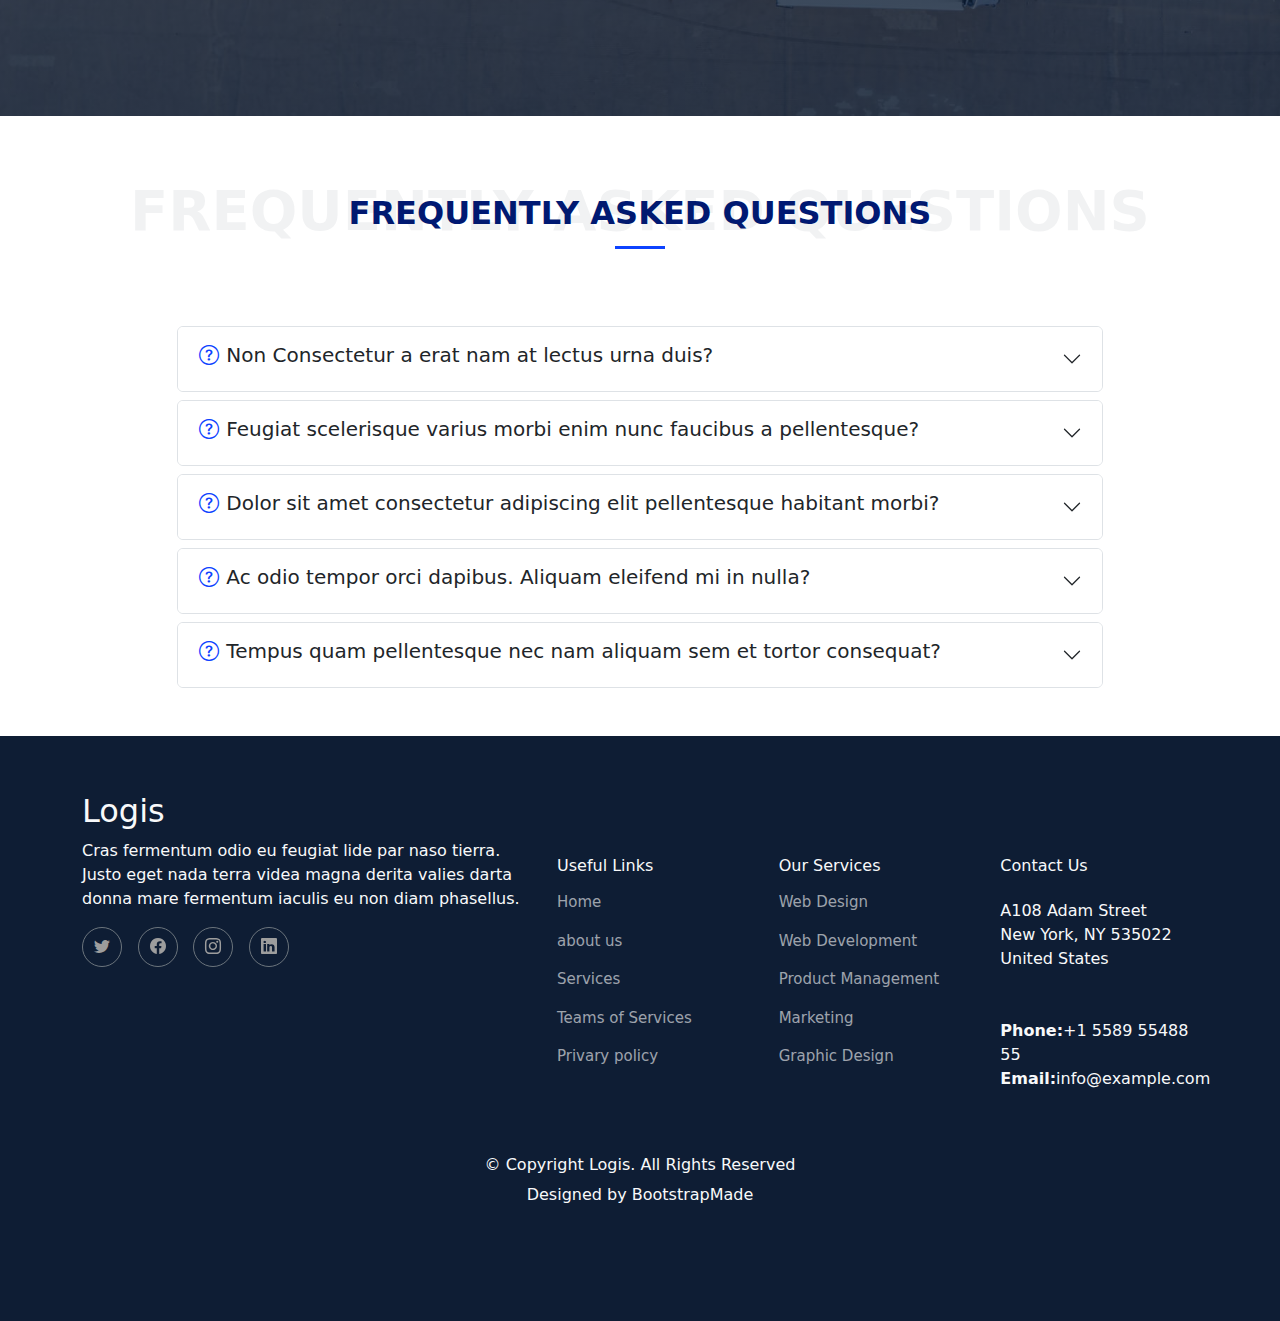
<file: Aboutus.html>
<!doctype html>
<html lang="en">
  <head>
    <meta charset="utf-8">
    <meta name="viewport" content="width=device-width, initial-scale=1">
    <link rel="stylesheet" href="style.css">
    <link href="bootstrap-icons/bootstrap-icons.css" rel="stylesheet">

    <title>About-us</title>
    <link rel="shortcut icon" href="img/apple-touch-icon.png" type="image/x-icon" />

    <link href="https://cdn.jsdelivr.net/npm/bootstrap@5.3.3/dist/css/bootstrap.min.css" rel="stylesheet" integrity="sha384-QWTKZyjpPEjISv5WaRU9OFeRpok6YctnYmDr5pNlyT2bRjXh0JMhjY6hW+ALEwIH" crossorigin="anonymous">
    <style>
        
 .line{
  position: relative;
}
  .line::before{
  content:"";
  position: absolute;
    width: 25px;
    height: 5px;
    background: var(--color-primary);
    border-radius: 20px;
    top:56% ;
    left: 45%;
 }
 .font-size{
    font-size: 50px !important;
 }
 @media (min-width:320px) and (max-width:768px) {
   .line::before{
    top: 60%;
    left:46%;
  }
  /* h1{
  font-size: 30px !important;
 } */
 }
 .card-aboutus .i{
      font-size: 12px;
      color:#9d9d9d;
 }
 .icon{
  font-size: 17px;
  margin-left: 5px;
  color: #9d9d9d;
 }
 .icon:hover{
  color: var(--color-primary);
 }
 .card-text{
  color: #9d9d9d;
 }

    </style>
  </head>
  <body>
    <nav class="navbar navbar-expand-lg  position-sticky top-0 w-100 z-3 colornav">
        <div class="container ">
          <a class="navbar-brand fs-3 " href="#">Logis</a>
          <button class="navbar-toggler" type="button" data-bs-toggle="collapse" data-bs-target="#navbarSupportedContent" aria-controls="navbarSupportedContent" aria-expanded="false" aria-label="Toggle navigation">
            <span class="navbar-toggler-icon"></span>
          </button>
          <div class="collapse navbar-collapse" id="navbarSupportedContent">
            <ul class="navbar-nav ms-auto mb-2 mb-lg-0 fs-5">
              <li class="nav-item me-3">
                <a class="nav-link" aria-current="page" href="index.html" target="_self">Home</a>
              </li>
              <li class="nav-item">
                <a class="nav-link  me-3"  aria-current="page" href="Aboutus.html" target="_self">About</a>
              </li>
              <li class="nav-item">
                <a class="nav-link me-3" href="services.html" target="_self">Services</a>
              </li>
              <li class="nav-item">
                <a class="nav-link me-3" href="pricing.html" target="_self">Pricing</a>
              </li>
              <li class="nav-item dropdown me-3">
                <a class="nav-link dropdown-toggle" href="#" role="button" data-bs-toggle="dropdown" aria-expanded="false">
                  Dropdown
                </a>
                <ul class="dropdown-menu">
                  <li><a class="dropdown-item" href="#">Action</a></li>
                  <li><a class="dropdown-item" href="#">Another action</a></li>
                  <li><hr class="dropdown-divider"></li>
                  <li><a class="dropdown-item" href="#">Something else here</a></li>
                </ul>
              </li>
              <li class="nav-item">
                <a class="nav-link me-3" aria-disabled="true" href="contactus.html" target="_self">Contact</a>
              </li>
            </ul>
            <a href="get a quote.html" target="_self" class="btn bg-primary ">Get a Quote</a>
          </div>
        </div>
      </nav>
      <section class="other">
        <div class="container py-5 text-center text-white">
            <h1 class="text-center  text-white  fontss mt-5 fs-1">About</h1>
            <p>Odio et unde deleniti. Deserunt numquam exercitationem. Officiis quo <br> 
                odio sint voluptas consequatur ut a odio voluptatem. Sit dolorum debitis<br>
                 veritatis natus dolores. Quasi ratione sint. Sit quaerat ipsum dolorem.</p>
        </div>
      </section>
      <section class="border">
        <div class="container">
            <a href="index.html">
                Home /
            </a>
            <a href="#" class="a">
                About
            </a>

        </div>

      </section>
      <section class="sec2">
        <div class="container mt-5">
          <div class="aboutus">
          <div class="row mt-5">
            <div class="col-lg-6 mt-5">
              <h1 class="font1">About Us</h1>
              <p>Dolor iure expedita id fuga asperiores qui sunt consequatur minima. 
                Quidem voluptas deleniti. Sit quia molestiae quia quas qui magnam itaque veritatis
                 dolores. Corrupti totam ut eius incidunt reiciendis veritatis asperiores placeat.</p>
           
            <div class="row">
              <div class="col-md-1 col-2 g-2 d-flex justify-content-center" > <i class="bi bi-diagram-3 fs-1 icon2"></i></div>
              <div class="col-md-11 col-10">
                <h5 class="color">Ullamco laboris nisi ut aliquip consequat</h5>
                <p>Magni facilis facilis repellendus cum excepturi quaerat praesentium libre 
                  trade</p>
              </div>
            </div>
            <div class="row">
              <div class="col-md-1 col-2 d-flex justify-content-center"> <i class="bi bi-fullscreen-exit icon2 fs-1 "></i></div>
              <div class="col-md-11 col-10 g-2">
                <h5 class="color"> Magnam soluta odio exercitationem reprehenderi</h5>
                <p>Quo totam dolorum at pariatur aut distinctio dolorum laudantium illo direna 
                  pasata redi</p>
              </div>
            </div>
            <div class="row">
              <div class="col-md-1 col-2 g-2 d-flex justify-content-center"> <i class="bi bi-broadcast icon2 fs-1"></i></div>
              <div class="col-md-11 col-10 g-2">
                <h5 class="color">Voluptatem et qui exercitationem</h5>
                <p>Et velit et eos maiores est tempora et quos dolorem autem tempora incidunt maxime veniam</p>
              </div>
            </div>

          </div>
            <div class="col-lg-6 mt-5 position-relative align-self-start order-lg-last order-first">
              <div>
              <img src="img/about.jpg" alt="" class="img-fluid">
              <div class="col-lg-4 d-flex align-items-center justify-content-center position-relative" data-aos="zoom-in" data-aos-delay="200">
                <a href="https://youtu.be/LXb3EKWsInQ" class="glightbox play-btn"></a>
              </div>
              </div>
             
            </div>
          </div>
          </div>
        </div>
     </section>
     <section>
        <div class="container py-5">
     <div class="row text-center mt-5">
        <div class="col-lg-3  col-6  "><div class="line"><h1 class="mb-5 font-size fw-bold">232</h1> <p class="mt-3">Clients</p></div></div>
        <div class="col-lg-3  col-6  "><div class="line"><h1 class="mb-5 font-size fw-bold">531</h1> <p class="mt-3">Projects</p></div></div>
        <div class="col-lg-3  col-6  "><div class="line"><h1 class="mb-5 font-size fw-bold">1453</h1> <p class="mt-3">Hours Of Support</p></div></div>
        <div class="col-lg-3  col-6  "><div class="line"><h1 class="mb-5 font-size fw-bold">32</h1> <p class="mt-3">Workers</p></div></div>
        
        </div>
        </div></section>
        <section class="card-aboutus">
          <div class="container">
            <div class="section-header">
              <span>OUR TEAM</span>
              <h2>OUR TEAM</h2>
            </div>
            <div class="row mt-5">
              <div class="col-md-6 col-lg-4 mb-5 mb-lg-0">
                <div class="card">
                  <img src="img/team/team-1.jpg" class="card-img-top" alt="...">
                  <div class="card-body text-center">
                    <h5 class="card-title">Walter White
                    <p><i class="i">Web Development</i></p></h5>
                    <p class="card-text"><i>Magni qui quod omnis unde et eos fuga et exercitationem. 
                      Odio veritatis perspiciatis quaerat qui aut aut aut</i></p>
                      <a>
                        <i class="bi bi-twitter icon"></i>
                      </a>
                      <a>
                        <i class="bi bi-facebook icon"></i>
                      </a>
                      <a>
                        <i class="bi bi-instagram icon"></i>
                      </a>
                      <a>
                        <i class="bi bi-linkedin icon"></i>
                      </a>
                  </div>
                </div>
              </div>
              <div class="col-md-6 col-lg-4 mb-5 mb-lg-0">
                <div class="card">
                  <img src="img/team/team-2.jpg" class="card-img-top" alt="...">
                  <div class="card-body text-center">
                    <h5 class="card-title">Sarah Jhinson
                    <p><i class="i">Marketing</i></p></h5>
                    <p class="card-text"><i>
                      Repellat fugiat adipisci nemo illum nesciunt voluptas repellendus.
                       In architecto rerum rerum temporibus
                    </i></p>
                      <a>
                        <i class="bi bi-twitter icon"></i>
                      </a>
                      <a>
                        <i class="bi bi-facebook icon"></i>
                      </a>
                      <a>
                        <i class="bi bi-instagram icon"></i>
                      </a>
                      <a>
                        <i class="bi bi-linkedin icon"></i>
                      </a>
                  </div>
                </div>
              </div>
              <div class="col-md-6 col-lg-4 ">
                <div class="card">
                  <img src="img/team/team-3.jpg" class="card-img-top" alt="...">
                  <div class="card-body text-center">
                    <h5 class="card-title">William Anderson
                    <p><i class="i">Content</i></p></h5>
                    <p class="card-text"><i>Voluptas necessitatibus occaecati quia. 
                      Earum totam consequuntur qui porro et laborum toro des clara</i></p>
                      <a>
                        <i class="bi bi-twitter icon"></i>
                      </a>
                      <a>
                        <i class="bi bi-facebook icon"></i>
                      </a>
                      <a>
                        <i class="bi bi-instagram icon"></i>
                      </a>
                      <a>
                        <i class="bi bi-linkedin icon"></i>
                      </a>
                  </div>
                </div>
              </div>
            </div>
          </div>
        </section>
        <section class="sec6 mt-5">
          <div id="carouselExampleIndicators" class="carousel slide" data-bs-ride="carousel" style="height: 430px;">
            <div class="carousel-inner container" style="height: 95%;">
              <div class="carousel-item active">
                <div class=" text-light ">
                    <center><img src="img/testimonials/testimonials-1.jpg" class="rounded-circle  " alt="">
                    <h3 class="">Saul Goodman</h3>
                    <p class=" mb-2 text-secondary">Ceo &amp; Founder</p>
                    <div class="text-warning">
                      <i class="bi bi-star-fill star"></i><i class="bi bi-star-fill star"></i><i class="bi bi-star-fill star"></i><i class="bi bi-star-fill star"></i><i class="bi bi-star-fill star"></i>
                      </div>
                      <p class="mt-5">
                        <i class="bi bi-quote quote-icon-left"></i> <i>Proin iaculis purus consequat sem cure digni ssim donec porttitora entum suscipit rhoncus. Accusantium quam,
                         ultricies eget<br class="d-lg-block d-none"> id, aliquam eget nibh et. Maecen aliquam, risus at semper. <i class="bi bi-quote quote-icon-left"></i></i>
                        </p>
                    
                    </center>
    
                </div>
              </div>
              <div class="carousel-item ">
                <div class=" text-light ">
                    <center><img src="img/testimonials/testimonials-2.jpg" class="rounded-circle  " alt="">
                      <h3>Sara Wilsson</h3>
                    <p class=" mb-2 text-secondary">Designer</p>
                    <div class="text-warning">
                      <i class="bi bi-star-fill star"></i><i class="bi bi-star-fill star"></i><i class="bi bi-star-fill star"></i><i class="bi bi-star-fill star"></i><i class="bi bi-star-fill star"></i>
                      
                      </div>
                      <p class="mt-5">
                        <i class="bi bi-quote quote-icon-left"></i> 
                        Export tempor illum tamen malis malis eram quae irure esse labore quem cillum quid cillum eram malis
                         quorum velit fore<br class="d-lg-block d-none"> eram velit sunt aliqua noster fugiat irure amet legam anim culpa.
                         <i class="bi bi-quote quote-icon-left"></i></i>
                        </p>
                    
                    </center>
    
                </div>
              </div>
              <div class="carousel-item ">
                <div class=" text-light ">
                    <center><img src="img/testimonials/testimonials-3.jpg" class="rounded-circle  " alt="">
                      <h3>Jena Karlis</h3>
                    <p class=" mb-2 text-secondary">Store Owner</p>
                    <div class="text-warning">
                      <i class="bi bi-star-fill star"></i><i class="bi bi-star-fill star"></i><i class="bi bi-star-fill star"></i><i class="bi bi-star-fill star"></i><i class="bi bi-star-fill star"></i>
    
                      </div>
                      <p class="mt-5">
                        <i class="bi bi-quote quote-icon-left"></i> <i>
                          Enim nisi quem export duis labore cillum quae magna enim sint quorum nulla quem veniam duis
                           minim tempor labore<br class="d-lg-block d-none"> quem eram duis noster aute amet eram fore quis sint minim.
                          </i> <i class="bi bi-quote quote-icon-left"></i>
                        </p>
                    
                    </center>
    
                </div>
              </div>
              <div class="carousel-item ">
                <div class=" text-light ">
                    <center><img src="img/testimonials/testimonials-4.jpg" class="rounded-circle  " alt="">
                      <h3>Matt Brandon</h3>
                    <p class=" mb-2 text-secondary">Freelancer</p>
                    <div class="text-warning">
                      <i class="bi bi-star-fill star"></i><i class="bi bi-star-fill star"></i><i class="bi bi-star-fill star"></i><i class="bi bi-star-fill star"></i><i class="bi bi-star-fill star"></i>
                      </div>
                      <p class="mt-5">
                        <i class="bi bi-quote quote-icon-left"></i> <i>
                          Fugiat enim eram quae cillum dolore dolor amet nulla culpa multos export minim fugiat
                           minim velit minim dolor enim <br class="d-lg-block d-none"> duis veniam ipsum anim magna sunt elit fore quem dolore 
                           labore illum veniam.
                          <i class="bi bi-quote quote-icon-left"></i></i>
                        </p>
                    
                    </center>
    
                </div>
              </div>
              <div class="carousel-item ">
                <div class=" text-light ">
                    <center><img src="img/testimonials/testimonials-5.jpg" class="rounded-circle  " alt="">
                      <h3>John Larson</h3>
                    <p class=" mb-2 text-secondary">Entrepreneur</p>
                    <div class="text-warning">
                      <i class="bi bi-star-fill star"></i><i class="bi bi-star-fill star"></i><i class="bi bi-star-fill star"></i><i class="bi bi-star-fill star"></i><i class="bi bi-star-fill star"></i>
                      </div>
                      <p class="mt-5">
                        <i class="bi bi-quote quote-icon-left"></i> <i>
                          Quis quorum aliqua sint quem legam fore sunt eram irure aliqua veniam tempor noster veniam enim culpa labore duis <br class="d-lg-block d-none"> sunt culpa nulla illum cillum fugiat legam esse veniam culpa fore nisi cillum quid.
                          <i class="bi bi-quote quote-icon-left"></i></i>
                        </p>
                    
                    </center>
    
                </div>
              </div>
            <div class="carousel-indicators ">
              <button type="button" data-bs-target="#carouselExampleIndicators" data-bs-slide-to="0" class="active  button-icon  rounded-circle" aria-current="true" aria-label="Slide 1"  ></button>
              <button type="button" data-bs-target="#carouselExampleIndicators" data-bs-slide-to="1" aria-label="Slide 2" class="button-icon  rounded-circle"></button>
              <button type="button" data-bs-target="#carouselExampleIndicators" data-bs-slide-to="2" aria-label="Slide 3" class="button-icon  rounded-circle"></button>
              <button type="button" data-bs-target="#carouselExampleIndicators" data-bs-slide-to="3" aria-label="Slide 4" class="button-icon  rounded-circle"></button>
              <button type="button" data-bs-target="#carouselExampleIndicators" data-bs-slide-to="4" aria-label="Slide 5" class="button-icon  rounded-circle"></button>
            </div>
            <button class="carousel-control-prev" type="button" data-bs-target="#carouselExampleIndicators" data-bs-slide="prev">
              <span  aria-hidden="true"></span>
              <span class="visually-hidden">Previous</span>
            </button>
            <button class="carousel-control-next" type="button" data-bs-target="#carouselExampleIndicators" data-bs-slide="next">
              <span  aria-hidden="true"></span>
              <span class="visually-hidden">Next</span>
            </button>
          </div>
         </section> 
          <!-- =======Slider section end======= -->
         <!-- ======= section FREQUENTLY ASKED QUESTIONS start======= -->
         <section class="sec7 mt-5">
              <div class="container">
                <div class="section-header">
                  <span>FREQUENTLY ASKED QUESTIONS</span>
                  <h2>FREQUENTLY ASKED QUESTIONS</h2>
                </div>
                <div class="FREQUENTLY mt-5">
                  <div class="row">
                    <div class="col-lg-10 offset-lg-1 faq" >
                      <div class="accordion  shadow-none" id="accordionExample">
                        <div class="accordion-item mt-2">
                          <h2 class="accordion-header">
                            <button class="accordion-button collapsed  bg-white  shadow-none   para" type="button" data-bs-toggle="collapse" data-bs-target="#collapseTwo5" aria-expanded="false" aria-controls="collapseTwo">
                              <h5 class="fs-5"><i class="bi bi-question-circle question-icon fs-5"></i>   Non Consectetur a erat nam at lectus urna duis?</h5>
                      
                            </button>
                          </h2>
                          <div id="collapseTwo5" class="accordion-collapse collapse" data-bs-parent="#accordionExample">
                            <div class="accordion-body">
                             <p>
                              Feugiat pretium nibh ipsum consequat. Tempus iaculis urna id volutpat lacus laoreet non curabitur gravida. Venenatis lectus magna fringilla urna porttitor rhoncus dolor purus non.
                            </p>
                            </div>
                          </div>
                        </div>
                      </div>
                      <div class="accordion" id="accordionExample">
                        <div class="accordion-item mt-2">
                          <h2 class="accordion-header">
                            <button class="accordion-button collapsed  bg-white shadow-none  para" type="button" data-bs-toggle="collapse" data-bs-target="#collapseTwo0" aria-expanded="false" aria-controls="collapseTwo">
                              <h5><i class="bi bi-question-circle question-icon fs-5"></i>
                                Feugiat scelerisque varius morbi enim nunc faucibus a pellentesque? </h5>
                      
                            </button>
                          </h2>
                          <div id="collapseTwo0" class="accordion-collapse collapse" data-bs-parent="#accordionExample">
                            <div class="accordion-body">
                             <p>
                             Dolor sit amet consectetur adipiscing elit pellentesque habitant morbi. Id interdum velit laoreet id donec ultrices. Fringilla phasellus 
                             faucibus scelerisque eleifend donec pretium. Est pellentesque elit ullamcorper dignissim. Mauris ultrices eros in cursus turpis massa tincidunt 
                             dui.
                             </p>
                            </div>
                          </div>
                        </div>
                      </div>
                      <div class="accordion" id="accordionExample">
                        <div class="accordion-item mt-2">
                          <h2 class="accordion-header">
                            <button class="accordion-button collapsed bg-white shadow-none  para" type="button" data-bs-toggle="collapse" data-bs-target="#collapseTwo1" aria-expanded="false" aria-controls="collapseTwo">
                              <h5><i class="bi bi-question-circle question-icon fs-5"></i>        
                               Dolor sit amet consectetur adipiscing elit pellentesque habitant morbi?
                              </h5>
                      
                            </button>
                          </h2>
                          <div id="collapseTwo1" class="accordion-collapse collapse" data-bs-parent="#accordionExample">
                            <div class="accordion-body">
                             <p>       
                        Eleifend mi in nulla posuere sollicitudin aliquam ultrices sagittis orci. Faucibus pulvinar elementum integer enim. Sem nulla pharetra 
                        diam sit amet nisl suscipit. Rutrum tellus pellentesque eu tincidunt. Lectus urna duis convallis convallis tellus. Urna molestie at elementum eu 
                        facilisis sed odio morbi quis
                        </p>
                            </div>
                          </div>
                        </div>
                      </div>
                      <div class="accordion" id="accordionExample">
                        <div class="accordion-item mt-2">
                          <h2 class="accordion-header">
                            <button class="accordion-button collapsed bg-white shadow-none  para" type="button" data-bs-toggle="collapse" data-bs-target="#collapseTwo2" aria-expanded="false" aria-controls="collapseTwo">
                              <h5><i class="bi bi-question-circle question-icon fs-5"></i>
                                Ac odio tempor orci dapibus. Aliquam eleifend mi in nulla?
                              </h5>
                      
                            </button>
                          </h2>
                          <div id="collapseTwo2" class="accordion-collapse collapse" data-bs-parent="#accordionExample">
                            <div class="accordion-body">
                             <p>
                              Dolor sit amet consectetur adipiscing elit pellentesque habitant morbi. Id interdum velit laoreet id donec ultrices. Fringilla phasellus faucibus
                               scelerisque eleifend donec pretium. Est pellentesque elit ullamcorper dignissim. Mauris ultrices eros in cursus turpis massa tincidunt dui.
                            </p>
                            </div>
                          </div>
                        </div>
                      </div>
                      <div class="accordion" id="accordionExample">
                        <div class="accordion-item mt-2">
                          <h2 class="accordion-header">
                            <button class="accordion-button collapsed bg-white shadow-none  para" type="button" data-bs-toggle="collapse" data-bs-target="#collapseTwo3" aria-expanded="false" aria-controls="collapseTwo">
                              <h5><i class="bi bi-question-circle question-icon fs-5"></i>
                                Tempus quam pellentesque nec nam aliquam sem et tortor consequat?
                              </h5>
                      
                            </button>
                          </h2>
                          <div id="collapseTwo3" class="accordion-collapse collapse" data-bs-parent="#accordionExample">
                            <div class="accordion-body">
                             <p>
                              Molestie a iaculis at erat pellentesque adipiscing commodo. Dignissim suspendisse in est ante in. Nunc vel risus commodo viverra maecenas accumsan.
                               Sit amet nisl suscipit adipiscing bibendum est. Purus gravida quis blandit turpis cursus in
                            </p>
                            </div>
                          </div>
                        </div>
                      </div>
                </div>
        
              </div>
            </div>
          </div>
         </section>
         <!-- ======= section FREQUENTLY ASKED QUESTIONS end======= -->
         <!-- ======= section last section start======= -->
         <section class="last mt-5 py-2">
            <div class="container">
              <div class="row mt-5">
                <div class="col-lg-5 text-light">
                  <h2>Logis </h2>
                  <p>Cras fermentum odio eu feugiat lide par naso tierra. 
                    Justo eget nada terra videa magna derita valies darta donna mare fermentum iaculis eu non diam phasellus.</p>
                    <div class="row gap-4 gap-md-0 gap-lg-3">
                      <div class="col-1 ">
                        <a href="#" class=" btn twitter card text-secondary border border-secondary justify-content-center align-items-center rounded-circle">
                          <i class="bi bi-twitter"></i></a>
                      </div>
                      <div class="col-1">
                        <a href="#" class=" btn twitter card text-light border border-secondary justify-content-center align-items-center rounded-circle">
                          <i class="bi bi-facebook"></i></a>
                      </div>
                      <div class="col-1">
                        <a href="#" class=" btn twitter card text-light border border-secondary justify-content-center align-items-center rounded-circle">
                          <i class="bi bi-instagram"></i></a>
                      </div>
                      <div class="col-1">
                        <a href="#" class=" btn twitter card text-light border border-secondary justify-content-center align-items-center rounded-circle">
                          <i class="bi bi-linkedin"></i></a>
                      </div>
                    </div>
                </div>
                <div class="col-lg-7 text-light mt-3 ">
                  <div class=" row mt-5 mt-mb-0">
                    <div class="col-6 col-lg-4 " >
                      <h6 class="mb-3" >Useful Links</h6>
                       <p class="ptag"> Home</p>
                       <p class="ptag"> about us</p>
                       <p class="ptag">Services</p>
                       <p class="ptag"> Teams of Services</p>
                       <p class="ptag"> Privary policy</p>
                       </div>
                       <div class="col-6 col-lg-4" >
                        <h6 class="mb-3" >Our Services</h6>
                         <p class="ptag">Web Design</p>
                         <p class="ptag"> Web Development</p>
                         <p class="ptag">Product Management</p>
                         <p class="ptag">Marketing</p>
                         <p class="ptag">Graphic Design</p>
                         </div>
                    <div class="col-md-6 col-12 col-lg-4 text-center text-md-start" >
                      <h6 class="mb-3 mt-5 mt-lg-0" >Contact Us</h6>
                       <p class="mt-4">A108 Adam Street<br>
                        New York, NY 535022<br>
                        United States</p>
                        <p class="mt-5">
                         <strong>Phone:</strong>+1 5589 55488 55<br>
                         <strong>Email:</strong>info@example.com
                        </p>
                    </div>
    
                  </div>
                </div>
              </div>
              <div class="end text-light text-center mt-5 mb-5"><h6>© Copyright Logis. All Rights Reserved</h6>
                    <p>Designed by BootstrapMade</p>
              </div>
            </div>
          </section>
         <!-- ======= section last section start======= -->
    <script src="https://cdn.jsdelivr.net/npm/bootstrap@5.3.3/dist/js/bootstrap.bundle.min.js" integrity="sha384-YvpcrYf0tY3lHB60NNkmXc5s9fDVZLESaAA55NDzOxhy9GkcIdslK1eN7N6jIeHz" crossorigin="anonymous"></script>
  </body>
</html>
</file>
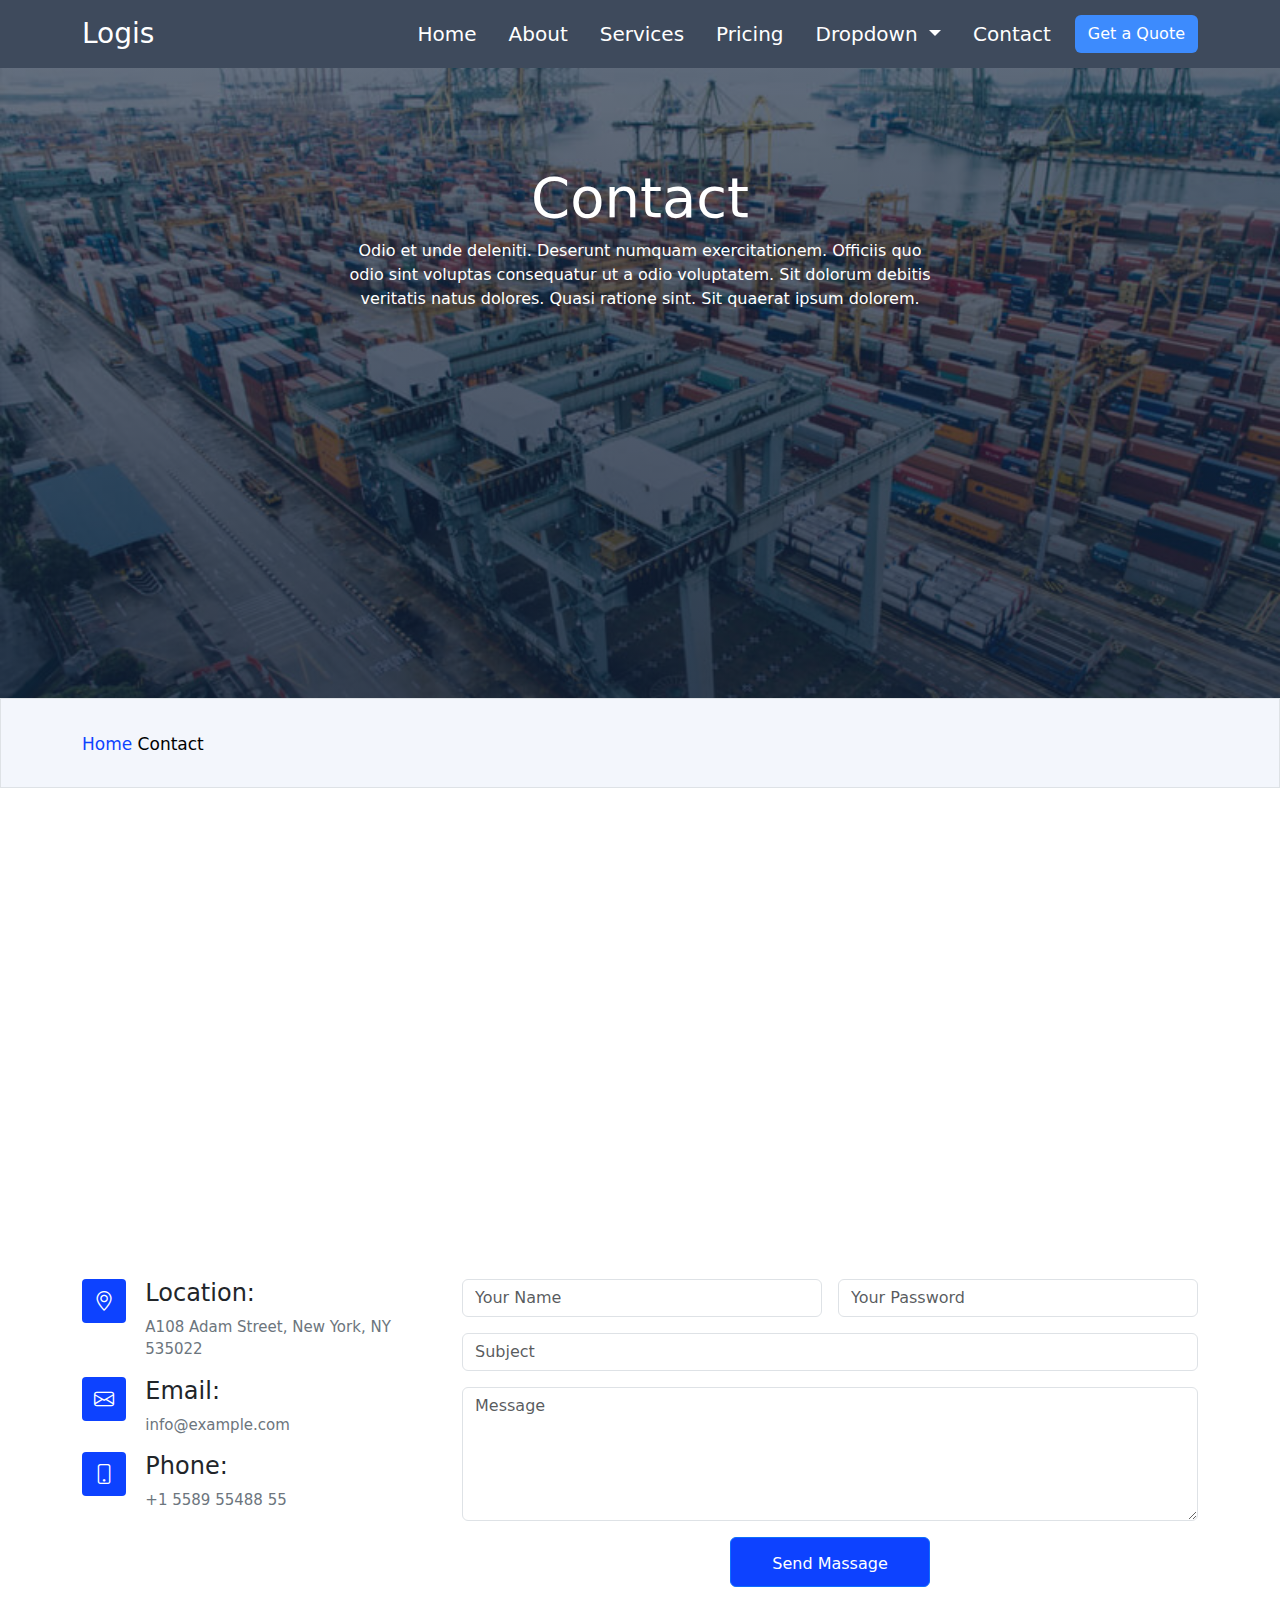
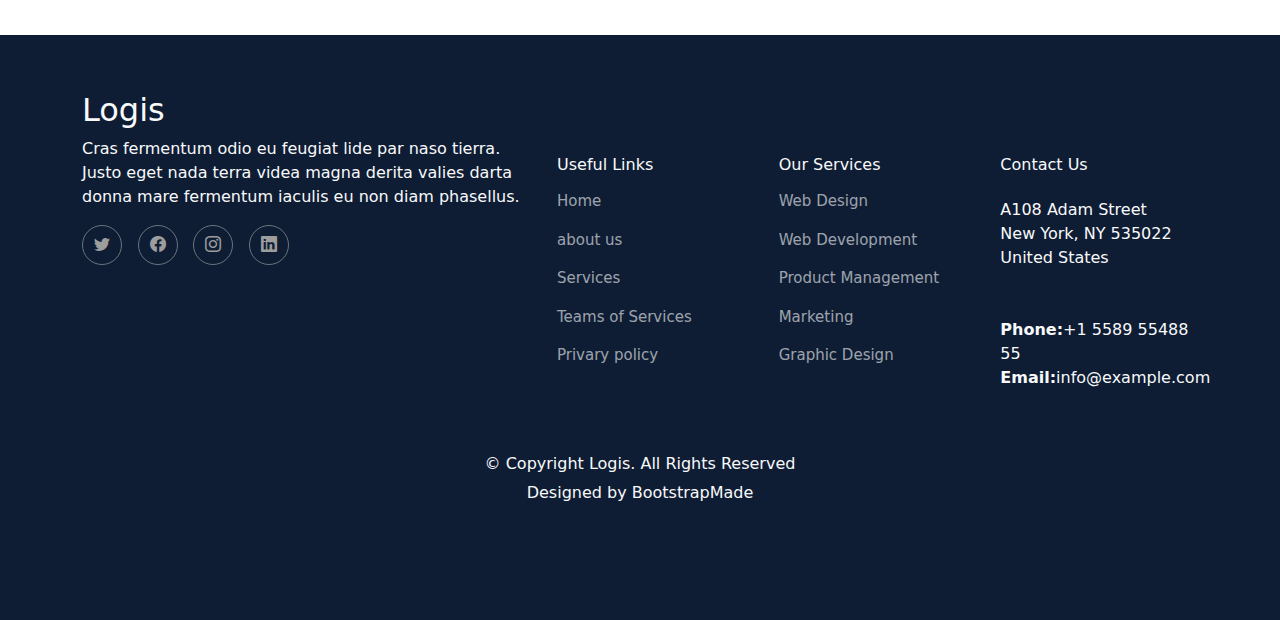
<file: contactus.html>
<!doctype html>
<html lang="en">
  <head>
    <meta charset="utf-8">
    <meta name="viewport" content="width=device-width, initial-scale=1">
    <title>Contact us-Logis</title>
    <link rel="shortcut icon" href="img/apple-touch-icon.png" type="image/x-icon" />

    <link rel="stylesheet" type="text/css" href="style.css">
    <link href="bootstrap-icons/bootstrap-icons.css" rel="stylesheet">
    <link rel="stylesheet" href="https://cdnjs.cloudflare.com/ajax/libs/font-awesome/6.5.1/css/all.min.css">
    <link href="https://cdn.jsdelivr.net/npm/bootstrap@5.3.3/dist/css/bootstrap.min.css" rel="stylesheet" >
  </head>
  <style>
    
  </style>
  <body>
    <nav class="navbar navbar-expand-lg  position-sticky top-0 w-100 z-3 colornav">
        <div class="container ">
          <a class="navbar-brand fs-3 " href="#">Logis</a>
          <button class="navbar-toggler" type="button" data-bs-toggle="collapse" data-bs-target="#navbarSupportedContent" aria-controls="navbarSupportedContent" aria-expanded="false" aria-label="Toggle navigation">
            <span class="navbar-toggler-icon"></span>
          </button>
          <div class="collapse navbar-collapse" id="navbarSupportedContent">
            <ul class="navbar-nav ms-auto mb-2 mb-lg-0 fs-5">
              <li class="nav-item me-3">
                <a class="nav-link" aria-current="page" href="index.html" target="fhd">Home</a>
              </li>
              <li class="nav-item">
                <a class="nav-link  me-3"  aria-current="page" href="Aboutus.html" target="_self">About</a>
              </li>
              <li class="nav-item">
                <a class="nav-link me-3" href="services.html" target="_self">Services</a>
              </li>
              <li class="nav-item">
                <a class="nav-link me-3" href="pricing.html" target="rrr">Pricing</a>
              </li>
              <li class="nav-item dropdown me-3">
                <a class="nav-link dropdown-toggle" href="#" role="button" data-bs-toggle="dropdown" aria-expanded="false">
                  Dropdown
                </a>
                <ul class="dropdown-menu">
                  <li><a class="dropdown-item" href="#">Action</a></li>
                  <li><a class="dropdown-item" href="#">Another action</a></li>
                  <li><hr class="dropdown-divider"></li>
                  <li><a class="dropdown-item" href="#">Something else here</a></li>
                </ul>
              </li>
              <li class="nav-item">
                <a class="nav-link me-3"  href="contactus.html" target="_self" haria-disabled="true">Contact</a>
              </li>
            </ul>
            <a href="get a quote.html" target="_self" class="btn bg-primary ">Get a Quote</a>
          </div>
        </div>
      </nav>
      <section class="other">
        <div class="container py-5 text-center text-white">
            <h1 class="text-center  text-white  fontss mt-5 fs-1">Contact</h1>
            <p>Odio et unde deleniti. Deserunt numquam exercitationem. Officiis quo <br> 
                odio sint voluptas consequatur ut a odio voluptatem. Sit dolorum debitis<br>
                 veritatis natus dolores. Quasi ratione sint. Sit quaerat ipsum dolorem.</p>
        </div>
      </section>
      <section class="border">
        <div class="container">
            <a href="index.html">
                Home 
            </a>
            <a href="#" class="a">
                Contact
            </a>

        </div>

      </section>
      <section class="contact">
        <div class="container">
            <div class="row mt-5">
                <div class="col-12 mt-5">
            <iframe style="border:0; width: 100%; height: 340px;" src="https://www.google.com/maps/embed?pb=!1m14!1m8!1m3!1d12097.433213460943!2d-74.0062269!3d40.7101282!3m2!1i1024!2i768!4f13.1!3m3!1m2!1s0x0%3A0xb89d1fe6bc499443!2sDowntown+Conference+Center!5e0!3m2!1smk!2sbg!4v1539943755621" 
            frameborder="0" allowfullscreen></iframe>
          <!-- End Google Maps -->

                </div>
            </div>
            <div class="row mt-5">
                <div class="col-lg-4">
                    <div class="row">
                    <div class="col-2 col-md-1 col-lg-2">
                    <i class="bi bi-geo-alt flex-shrink-0 icon-contact"></i>
                    </div>
                    <div class="col-10 col-md-11 col-lg-10">
                    <h4>Location:</h4>
                    <p class=ptag>A108 Adam Street, New York, NY 535022</p>
                    </div>
                    </div>
                    <div class="row ">
                        <div class="col-2 col-md-1 col-lg-2">
                        <i class="bi bi-envelope flex-shrink-0 icon-contact"></i>
                        </div>
                        <div class="col-10 col-md-11 col-lg-10">
                        <h4>Email:</h4>
                        <p class=ptag>info@example.com</p>
                        </div>
                        </div>
                        <div class="row">
                            <div class="col-2 col-md-1 col-lg-2">
                                <i class="bi bi-phone flex-shrink-0 icon-contact"></i>
                            </div>
                            <div class="col-10 col-md-11 col-lg-10">
                            <h4>Phone:</h4>
                            <p class=ptag>+1 5589 55488 55</p>
                            </div>
                            </div>
                </div>
                <div class="col-lg-8  text-center d-flex justify-content-center align-items-center">
                    <form class="row g-3">
                        <div class="col-md-6">
                          <!-- <label for="inputEmail4" class="form-label">Email</label> -->
                          <input type="email" class="form-control" id="inputEmail4" placeholder="Your Name">
                        </div>
                        <div class="col-md-6">
                          <!-- <label for="inputPassword4" class="form-label">Password</label> -->
                          <input type="password" class="form-control" id="inputPassword4" placeholder="Your Password">
                        </div>
                        <div class="col-12">
                          <!-- <label for="inputAddress" class="form-label">Address</label> -->
                          <input type="text" class="form-control" id="inputAddress" placeholder="Subject">
                        </div>
                        <div class="col-12">
                            <textarea class="form-control" name="message" rows="5" placeholder="Message" required=""></textarea>
                        </div>
                        <div class="col-12 d-flex justify-content-center align-items-center">
                        <a href="" class="btn btn-primary ">Send Massage</a>
                        </div>
                      </form>
                </div>
            </div>
        </div>
      </section>  
       <!-- ======= section last section start======= -->
     <section class="last mt-5 py-2">
        <div class="container">
          <div class="row mt-5">
            <div class="col-lg-5 text-light">
              <h2>Logis </h2>
              <p>Cras fermentum odio eu feugiat lide par naso tierra. 
                Justo eget nada terra videa magna derita valies darta donna mare fermentum iaculis eu non diam phasellus.</p>
                <div class="row gap-4 gap-md-0 gap-lg-3">
                  <div class="col-1 ">
                    <a href="#" class=" btn twitter card text-secondary border border-secondary justify-content-center align-items-center rounded-circle">
                      <i class="bi bi-twitter"></i></a>
                  </div>
                  <div class="col-1">
                    <a href="#" class=" btn twitter card text-light border border-secondary justify-content-center align-items-center rounded-circle">
                      <i class="bi bi-facebook"></i></a>
                  </div>
                  <div class="col-1">
                    <a href="#" class=" btn twitter card text-light border border-secondary justify-content-center align-items-center rounded-circle">
                      <i class="bi bi-instagram"></i></a>
                  </div>
                  <div class="col-1">
                    <a href="#" class=" btn twitter card text-light border border-secondary justify-content-center align-items-center rounded-circle">
                      <i class="bi bi-linkedin"></i></a>
                  </div>
                </div>
            </div>
            <div class="col-lg-7 text-light mt-3 ">
              <div class=" row mt-5 mt-mb-0">
                <div class="col-6 col-lg-4 " >
                  <h6 class="mb-3" >Useful Links</h6>
                   <p class="ptag"> Home</p>
                   <p class="ptag"> about us</p>
                   <p class="ptag">Services</p>
                   <p class="ptag"> Teams of Services</p>
                   <p class="ptag"> Privary policy</p>
                   </div>
                   <div class="col-6 col-lg-4" >
                    <h6 class="mb-3" >Our Services</h6>
                     <p class="ptag">Web Design</p>
                     <p class="ptag"> Web Development</p>
                     <p class="ptag">Product Management</p>
                     <p class="ptag">Marketing</p>
                     <p class="ptag">Graphic Design</p>
                     </div>
                <div class="col-md-6 col-12 col-lg-4 text-center text-md-start" >
                  <h6 class="mb-3 mt-5 mt-lg-0" >Contact Us</h6>
                   <p class="mt-4">A108 Adam Street<br>
                    New York, NY 535022<br>
                    United States</p>
                    <p class="mt-5">
                     <strong>Phone:</strong>+1 5589 55488 55<br>
                     <strong>Email:</strong>info@example.com
                    </p>
                </div>

              </div>
            </div>
          </div>
          <div class="end text-light text-center mt-5 mb-5"><h6>© Copyright Logis. All Rights Reserved</h6>
                <p>Designed by BootstrapMade</p>
          </div>
        </div>
      </section>
     <!-- ======= section last section start======= -->
    <script src="https://cdn.jsdelivr.net/npm/bootstrap@5.3.3/dist/js/bootstrap.bundle.min.js"></script>
  </body>
</html>
</file>
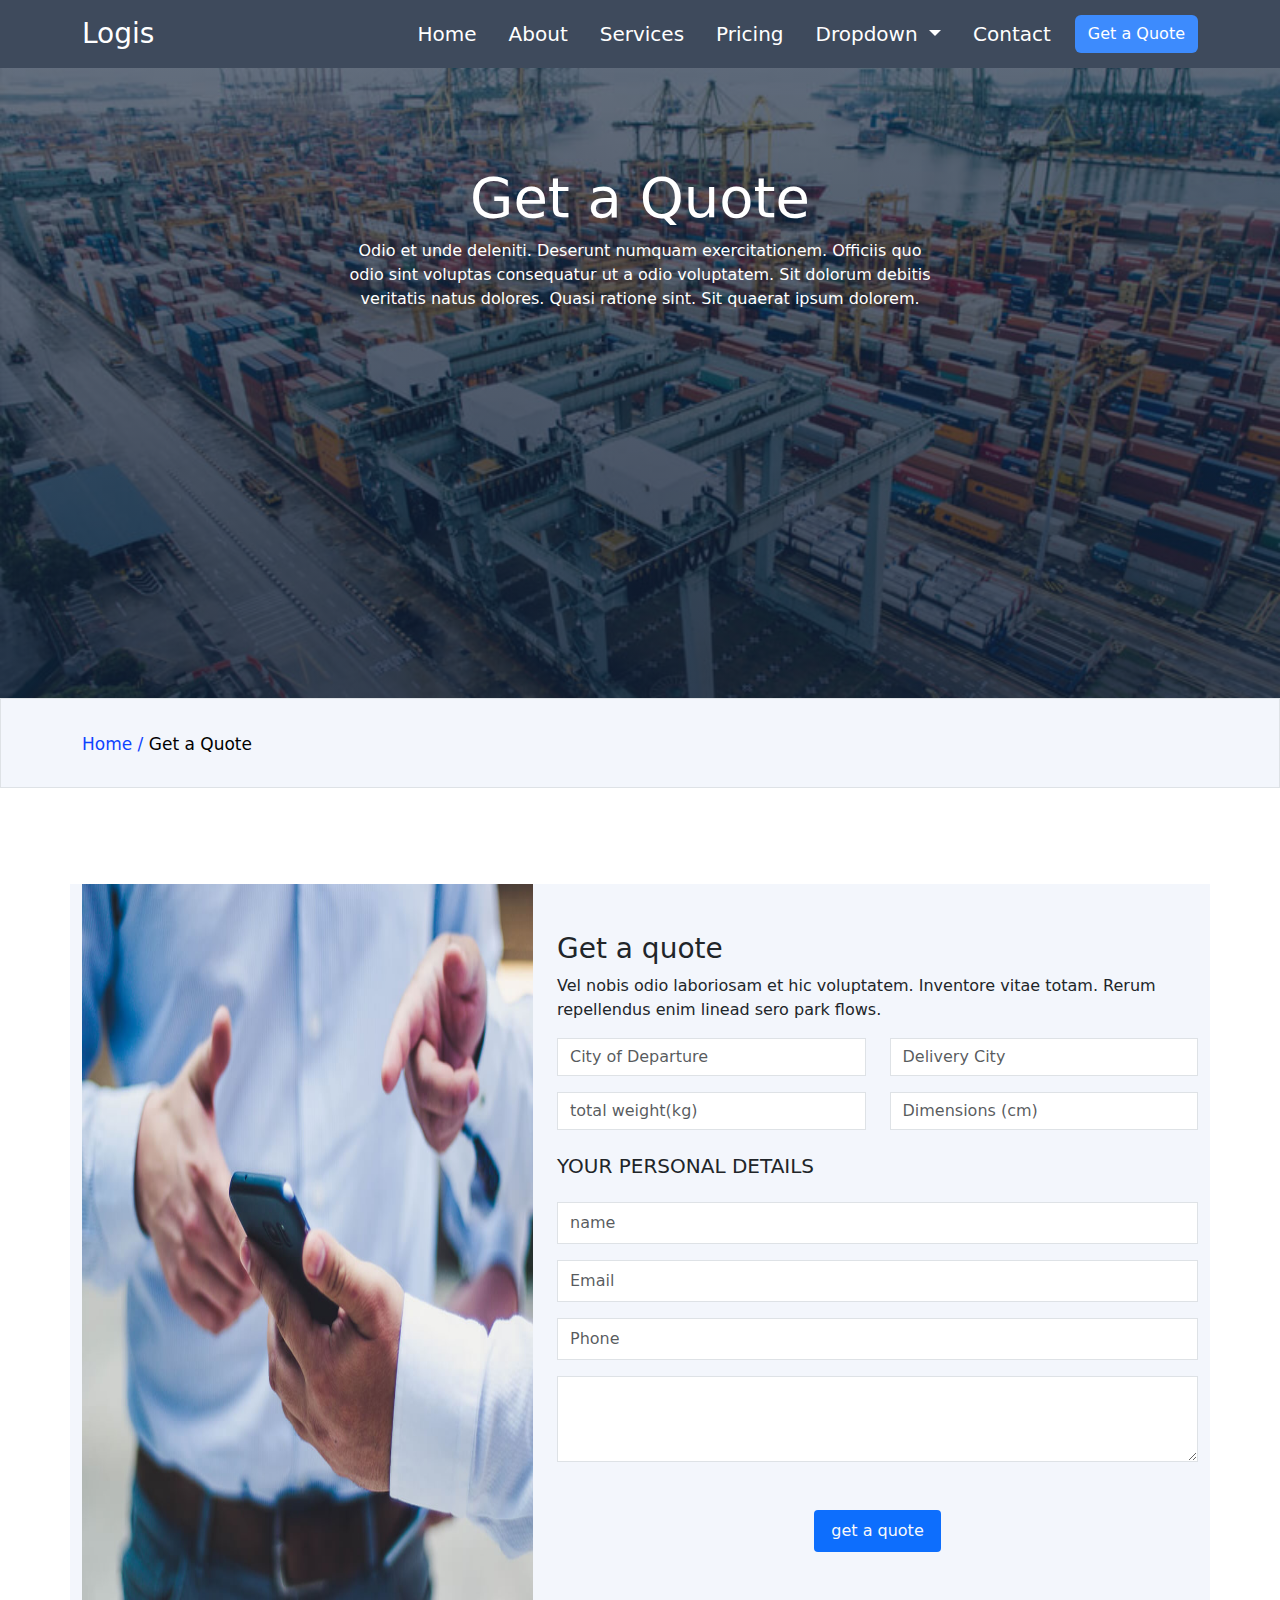
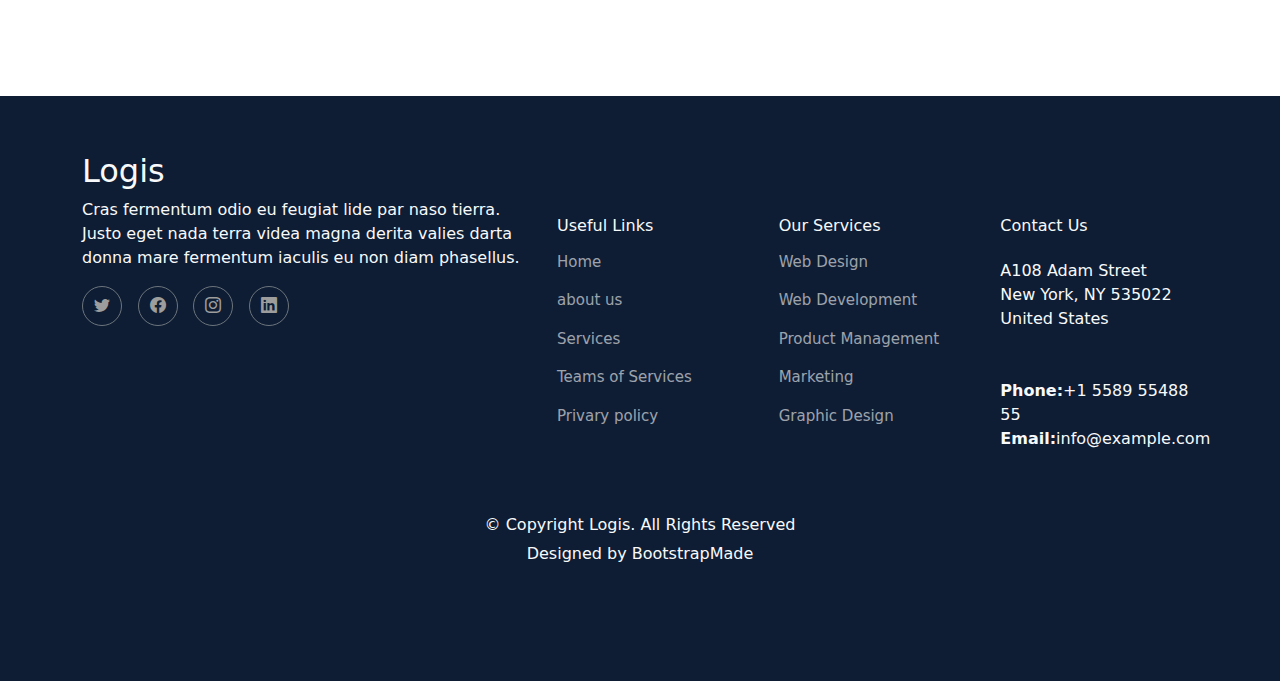
<file: get a quote.html>
<!doctype html>
<html lang="en">
  <head>
    <meta charset="utf-8">
    <meta name="viewport" content="width=device-width, initial-scale=1">
    <title>Bootstrap logis rohit</title>
    <link rel="stylesheet" href="style.css">
    <link rel="shortcut icon" href="img/apple-touch-icon.png" type="image/x-icon" />
    <link href="bootstrap-icons/bootstrap-icons.css" rel="stylesheet">
    <link href="https://cdn.jsdelivr.net/npm/bootstrap@5.3.3/dist/css/bootstrap.min.css" rel="stylesheet" >
  </head>
  <body>
    <nav class="navbar navbar-expand-lg  position-sticky top-0 w-100 z-3 colornav">
        <div class="container ">
          <a class="navbar-brand fs-3 " href="#">Logis</a>
          <button class="navbar-toggler" type="button" data-bs-toggle="collapse" data-bs-target="#navbarSupportedContent" aria-controls="navbarSupportedContent" aria-expanded="false" aria-label="Toggle navigation">
            <span class="navbar-toggler-icon"></span>
          </button>
          <div class="collapse navbar-collapse" id="navbarSupportedContent">
            <ul class="navbar-nav ms-auto mb-2 mb-lg-0 fs-5">
              <li class="nav-item me-3">
                <a class="nav-link" aria-current="page" href="index.html" target="_self">Home</a>
              </li>
              <li class="nav-item">
                <a class="nav-link  me-3"  aria-current="page" href="Aboutus.html" target="_self">About</a>
              </li>
              <li class="nav-item">
                <a class="nav-link me-3" href="secvices.html" target="_self">Services</a>
              </li>
              <li class="nav-item">
                <a class="nav-link me-3" href="pricing.html" target="_self">Pricing</a>
              </li>
              <li class="nav-item dropdown me-3">
                <a class="nav-link dropdown-toggle" href="#" role="button" data-bs-toggle="dropdown" aria-expanded="false">
                  Dropdown
                </a>
                <ul class="dropdown-menu">
                  <li><a class="dropdown-item" href="#">Action</a></li>
                  <li><a class="dropdown-item" href="#">Another action</a></li>
                  <li><hr class="dropdown-divider"></li>
                  <li><a class="dropdown-item" href="#">Something else here</a></li>
                </ul>
              </li>
              <li class="nav-item">
                <a class="nav-link me-3" aria-disabled="true" href="contactus.html" target="_self">Contact</a>
              </li>
            </ul>
            <a href="get a quote.html" target="_self" class="btn bg-primary ">Get a Quote</a>
          </div>
        </div>
      </nav>
      <section class="other">
        <div class="container py-5 text-center text-white">
            <h1 class="text-center  text-white  fontss mt-5 fs-1">Get a Quote</h1>
            <p>Odio et unde deleniti. Deserunt numquam exercitationem. Officiis quo <br> 
                odio sint voluptas consequatur ut a odio voluptatem. Sit dolorum debitis<br>
                 veritatis natus dolores. Quasi ratione sint. Sit quaerat ipsum dolorem.</p>
        </div>
      </section>
      <section class="border">
        <div class="container">
            <a href="index.html">
                Home /
            </a>
            <a href="#" class="a">
                Get a Quote
            </a>

        </div>
        </section>
        <section class="get-quote  mt-5 ">
            <div class="container py-5">
                <div class="row get-quote-form">
                        <div class="col-lg-5 quote-bg" >
                            <img src="img/quote-bg.jpg" alt="" class="img-fluid">
                    </div>
                    <div class="col-lg-7  mt-5">
                        <div class="">
                        <h3>Get a quote</h3>
                        <p>Vel nobis odio laboriosam et hic voluptatem.
                             Inventore vitae totam. Rerum repellendus enim linead sero park flows.</p>
                        </div>
                        <form action="">
                            <div class="row">
                                <div class="col-md-6 ">
                                  <input type="text" class="form-control shadow-none rounded-0" placeholder="City of Departure" aria-label="First name">
                                </div>
                                <div class="col-md-6 mt-3 mt-md-0">
                                  <input type="text" class="form-control shadow-none rounded-0" placeholder="Delivery City" aria-label="Last name">
                                </div>
                              </div>
                              <div class="row mt-md-3">
                                <div class="col-md-6 mt-3 mt-md-0">
                                  <input type="text" class="form-control shadow-none rounded-0" placeholder="total weight(kg)" aria-label="Last name">  
                                </div>
                                <div class="col-md-6 mt-3 mt-md-0">
                                  <input type="text" class="form-control shadow-none rounded-0" placeholder="Dimensions (cm)" aria-label="Last name">
                                </div>
                              </div>
                              <h5 class="mt-4">YOUR PERSONAL DETAILS</h5>
                              <div class="row">
                                <div class="col-12 mt-3">
                                  <input type="text" class="form-control shadow-none rounded-0 py-2" placeholder="name" aria-label="First name">
                                </div>
                                <div class="col-12 mt-3">
                                  <input type="email" class="form-control shadow-none rounded-0 py-2" placeholder="Email" aria-label="Last name">
                                </div>
                                <div class="col-12 mt-3">
                                    <input type="number" class="form-control shadow-none rounded-0 py-2" placeholder="Phone" aria-label="Last name">
                                  </div>
                                  <div class="col-12 mt-3">
                                    <textarea class="form-control shadow-none rounded-0" id="exampleFormControlTextarea1" rows="3"></textarea>
                                  </div>
                                  <div class="col-12 d-flex justify-content-center align-items-center mt-5 mb-5  ">
                                    <a href="#" class="btn bg-primary rounded-1 py-2  px-3 text-light">get a quote</a>
                                  </div>
                              </div>

                              
                        </form>
                    </div>
                </div>
            </div>
        </section>
         <!-- ======= section last section start======= -->
     <section class="last mt-5 py-2">
        <div class="container">
          <div class="row mt-5">
            <div class="col-lg-5 text-light">
              <h2>Logis </h2>
              <p>Cras fermentum odio eu feugiat lide par naso tierra. 
                Justo eget nada terra videa magna derita valies darta donna mare fermentum iaculis eu non diam phasellus.</p>
                <div class="row gap-4 gap-md-0 gap-lg-3">
                  <div class="col-1 ">
                    <a href="#" class=" btn twitter card text-secondary border border-secondary justify-content-center align-items-center rounded-circle">
                      <i class="bi bi-twitter"></i></a>
                  </div>
                  <div class="col-1">
                    <a href="#" class=" btn twitter card text-light border border-secondary justify-content-center align-items-center rounded-circle">
                      <i class="bi bi-facebook"></i></a>
                  </div>
                  <div class="col-1">
                    <a href="#" class=" btn twitter card text-light border border-secondary justify-content-center align-items-center rounded-circle">
                      <i class="bi bi-instagram"></i></a>
                  </div>
                  <div class="col-1">
                    <a href="#" class=" btn twitter card text-light border border-secondary justify-content-center align-items-center rounded-circle">
                      <i class="bi bi-linkedin"></i></a>
                  </div>
                </div>
            </div>
            <div class="col-lg-7 text-light mt-3 ">
              <div class=" row mt-5 mt-mb-0">
                <div class="col-6 col-lg-4 " >
                  <h6 class="mb-3" >Useful Links</h6>
                   <p class="ptag"> Home</p>
                   <p class="ptag"> about us</p>
                   <p class="ptag">Services</p>
                   <p class="ptag"> Teams of Services</p>
                   <p class="ptag"> Privary policy</p>
                   </div>
                   <div class="col-6 col-lg-4" >
                    <h6 class="mb-3" >Our Services</h6>
                     <p class="ptag">Web Design</p>
                     <p class="ptag"> Web Development</p>
                     <p class="ptag">Product Management</p>
                     <p class="ptag">Marketing</p>
                     <p class="ptag">Graphic Design</p>
                     </div>
                <div class="col-md-6 col-12 col-lg-4 text-center text-md-start" >
                  <h6 class="mb-3 mt-5 mt-lg-0" >Contact Us</h6>
                   <p class="mt-4">A108 Adam Street<br>
                    New York, NY 535022<br>
                    United States</p>
                    <p class="mt-5">
                     <strong>Phone:</strong>+1 5589 55488 55<br>
                     <strong>Email:</strong>info@example.com
                    </p>
                </div>

              </div>
            </div>
          </div>
          <div class="end text-light text-center mt-5 mb-5"><h6>© Copyright Logis. All Rights Reserved</h6>
                <p>Designed by BootstrapMade</p>
          </div>
        </div>
      </section>
     <!-- ======= section last section start======= -->
    <script src="https://cdn.jsdelivr.net/npm/bootstrap@5.3.3/dist/js/bootstrap.bundle.min.js"></script>
  </body>
</html>
</file>
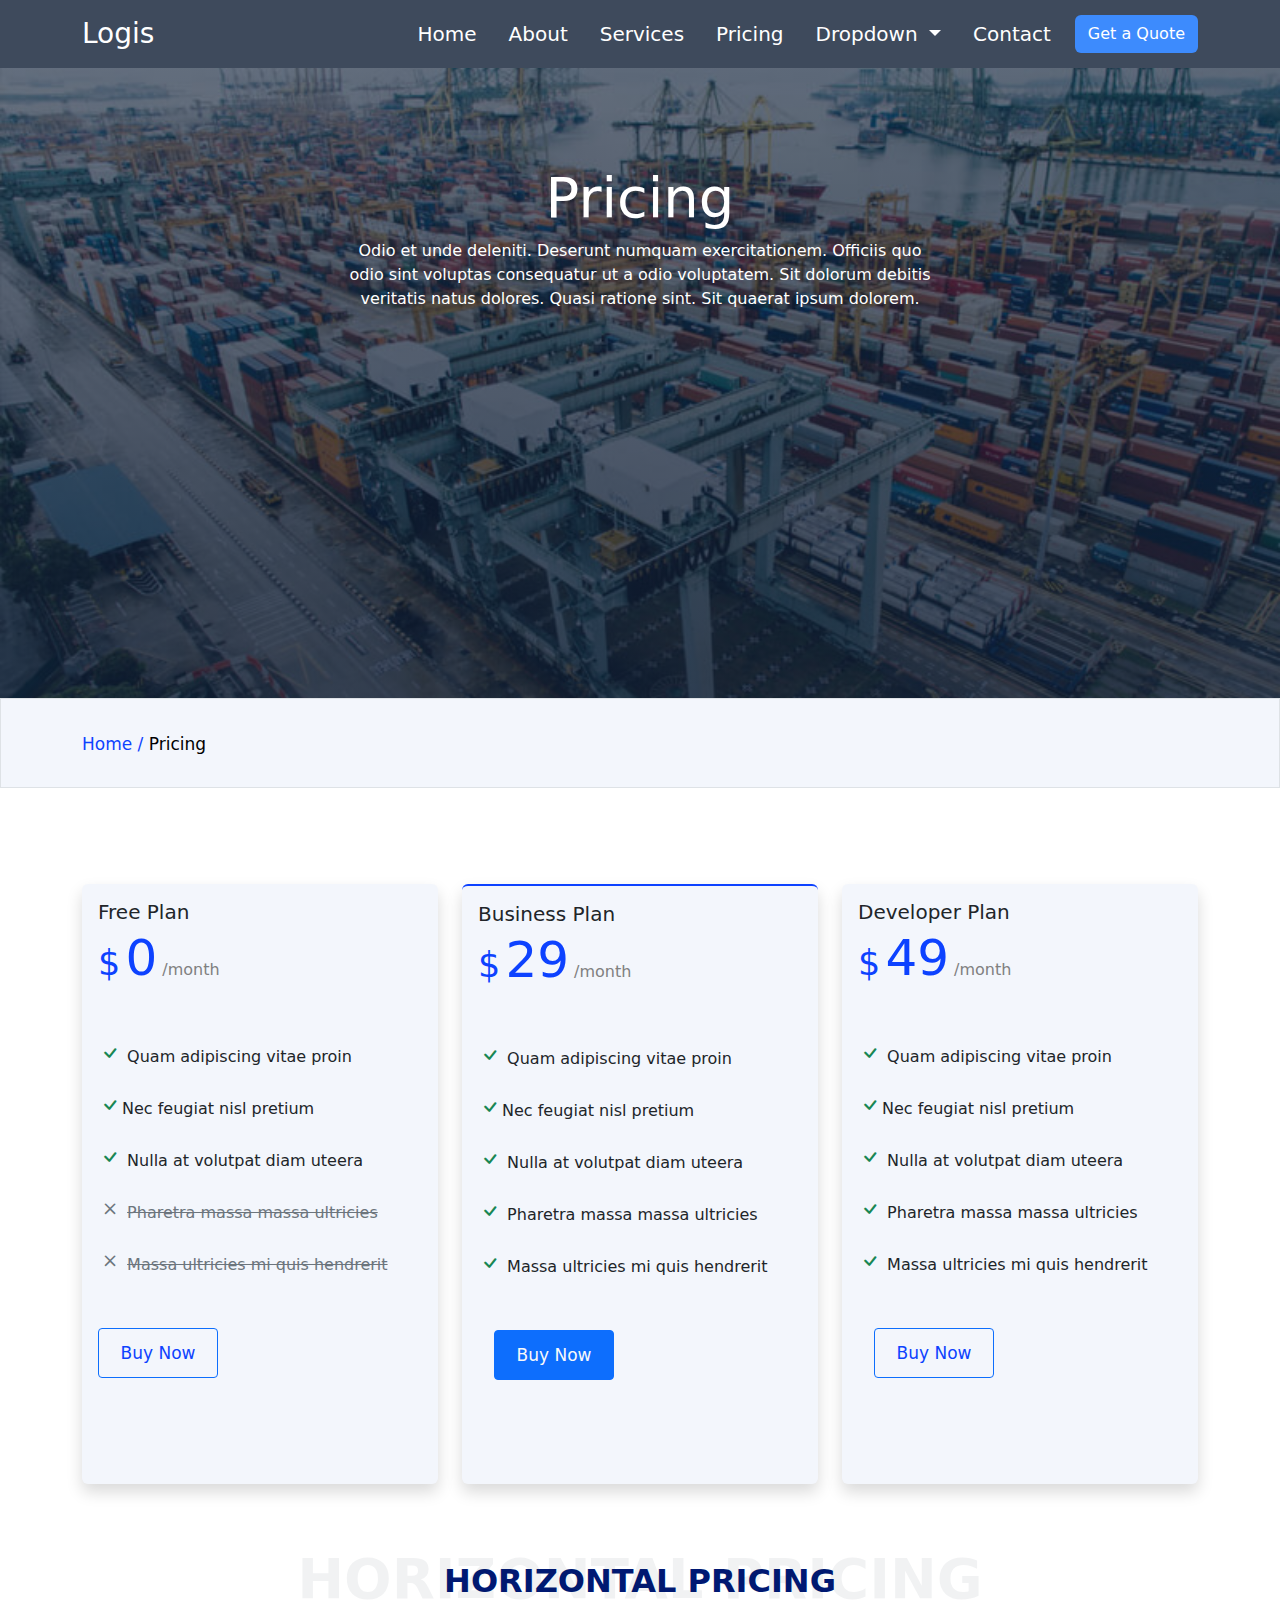
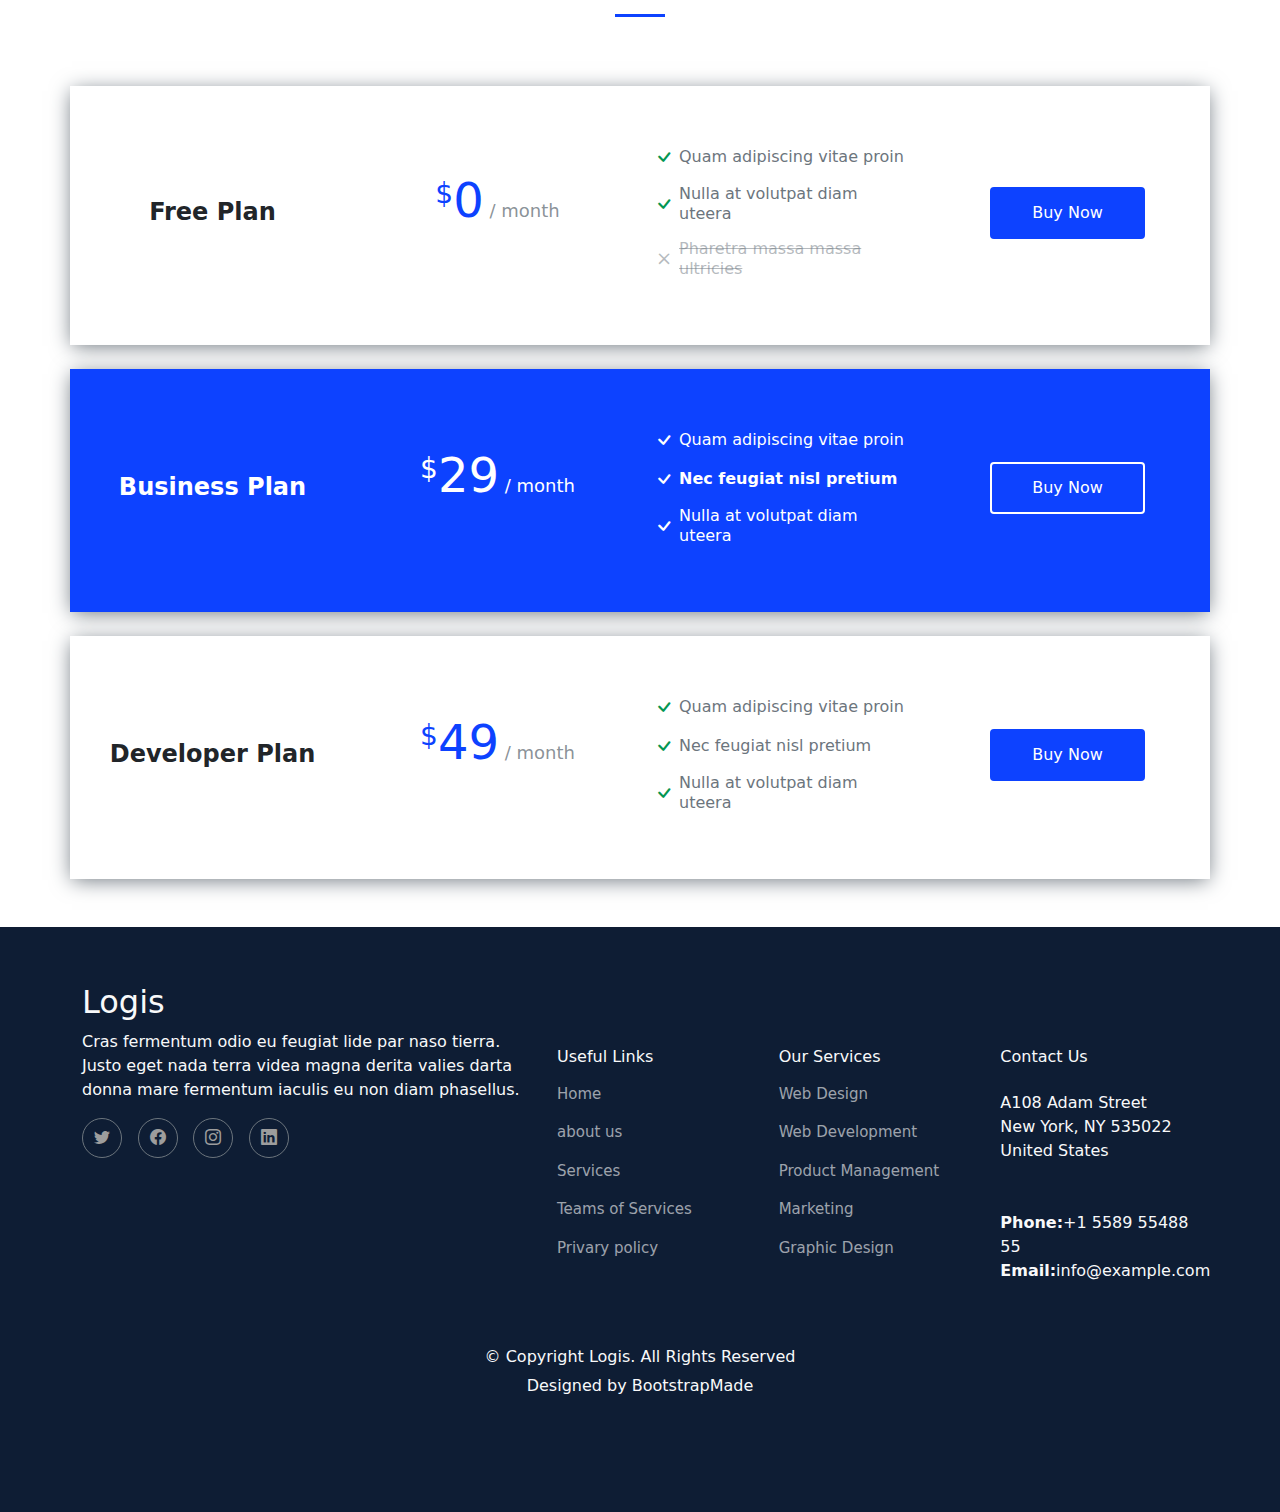
<file: pricing.html>
<!doctype html>
<html lang="en">
  <head>
    <meta charset="utf-8">
    <meta name="viewport" content="width=device-width, initial-scale=1">
    <title>Bootstrap logis</title>
    <link rel="shortcut icon" href="img/apple-touch-icon.png" type="image/x-icon" />
    <link rel="stylesheet" type="text/css" href="style.css">
    <link href="bootstrap-icons/bootstrap-icons.css" rel="stylesheet">
    <link rel="stylesheet" href="https://cdnjs.cloudflare.com/ajax/libs/font-awesome/6.5.1/css/all.min.css">
    <link href="https://cdn.jsdelivr.net/npm/bootstrap@5.3.3/dist/css/bootstrap.min.css" rel="stylesheet" >
  </head>
  <style>
    .faq .accordion-button:not(.collapsed) {
    color:#0d42ff !important;
    border-bottom: 0;
    box-shadow: none;
    z-index: 1;
}
  </style>
  <body>
    <nav class="navbar navbar-expand-lg  position-sticky top-0 w-100 z-3 colornav">
        <div class="container ">
          <a class="navbar-brand fs-3 " href="#">Logis</a>
          <button class="navbar-toggler" type="button" data-bs-toggle="collapse" data-bs-target="#navbarSupportedContent" aria-controls="navbarSupportedContent" aria-expanded="false" aria-label="Toggle navigation">
            <span class="navbar-toggler-icon"></span>
          </button>
          <div class="collapse navbar-collapse" id="navbarSupportedContent">
            <ul class="navbar-nav ms-auto mb-2 mb-lg-0 fs-5">
              <li class="nav-item me-3">
                <a class="nav-link" aria-current="page" href="index.html" target="fhd">Home</a>
              </li>
              <li class="nav-item">
                <a class="nav-link  me-3"  aria-current="page" href="Aboutus.html" target="_self">About</a>
              </li>
              <li class="nav-item">
                <a class="nav-link me-3" href="secvices.html" target="_self">Services</a>
              </li>
              <li class="nav-item">
                <a class="nav-link me-3" href="pricing.html" target="rrr">Pricing</a>
              </li>
              <li class="nav-item dropdown me-3">
                <a class="nav-link dropdown-toggle" href="#" role="button" data-bs-toggle="dropdown" aria-expanded="false">
                  Dropdown
                </a>
                <ul class="dropdown-menu">
                  <li><a class="dropdown-item" href="#">Action</a></li>
                  <li><a class="dropdown-item" href="#">Another action</a></li>
                  <li><hr class="dropdown-divider"></li>
                  <li><a class="dropdown-item" href="#">Something else here</a></li>
                </ul>
              </li>
              <li class="nav-item">
                <a class="nav-link me-3" aria-disabled="true" href="contactus.html" target="_self">Contact</a>
              </li>
            </ul>
            <a href="get a quote.html" target="_self" class="btn bg-primary ">Get a Quote</a>
          </div>
        </div>
      </nav>
      <section class="other">
        <div class="container py-5 text-center text-white">
            <h1 class="text-center  text-white  fontss mt-5 fs-1">Pricing</h1>
            <p>Odio et unde deleniti. Deserunt numquam exercitationem. Officiis quo <br> 
                odio sint voluptas consequatur ut a odio voluptatem. Sit dolorum debitis<br>
                 veritatis natus dolores. Quasi ratione sint. Sit quaerat ipsum dolorem.</p>
        </div>
      </section>
      <section class="border">
        <div class="container">
            <a href="index.html">
                Home /
            </a>
            <a href="#" class="a">
                Pricing
            </a>

        </div>

      </section>
      <section class="sec5 mt-5 mb-5">
        <div class="container">
          <!-- <div class="section-header">
            <span>Pricing</span>
            <h2>pricing</h2>
  
          </div> -->
  
          <div class="row">
            <div class="col-lg-4 ">
              <div class="card border border-0 shadow mt-5">
                <div class="card-body">
                  <h5 class="card-title">Free Plan</h5>
                  <h6 class="card-subtitle mb-5 "><span class="cry">$</span> <span class="price">0</span> <span class="text-Secondary time">/month</span></h6>
                  <p><i class="bi bi-check  text-success fs-4"></i> Quam adipiscing vitae proin</p>
                  <p><i class="bi bi-check  text-success fs-4"></i>Nec feugiat nisl pretium</p>
                  <p><i class="bi bi-check  text-success fs-4"></i> Nulla at volutpat diam uteera</p>
                  <p class="text-secondary"><i class="bi bi-x  fs-4"></i>  <strike>Pharetra massa massa ultricies</strike></p>
                  <p class="text-secondary"><i class="bi bi-x  fs-4"></i>  <strike>Massa ultricies mi quis hendrerit</strike></p>
                  <a href="#" class="btn btn-outline-primary rounded-1  d-flex justify-content-center align-items-center mt-5">Buy Now</a>
  
                </div>
              </div>
            </div>
            <div class="col-lg-4 ">
              <div class="card border border-0 Business shadow mt-5">
                <div class="card-body">
                  <h5 class="card-title">Business Plan</h5>
                  <h6 class="card-subtitle mb-5  "><span class="cry">$</span> <span class="price">29</span> <span class="text-Secondary time">/month</span></h6>
                  <p><i class="bi bi-check  text-success fs-4"></i> Quam adipiscing vitae proin</p>
                  <p><i class="bi bi-check  text-success fs-4"></i>Nec feugiat nisl pretium</p>
                  <p><i class="bi bi-check  text-success fs-4"></i> Nulla at volutpat diam uteera</p>
                  <p><i class="bi bi-check  text-success fs-4"></i> Pharetra massa massa ultricies</p>
                  <p><i class="bi bi-check  text-success fs-4"></i> Massa ultricies mi quis hendrerit</p>
                  <a href="#" class="btn btn-primary text-light rounded-1 d-flex justify-content-center align-items-center  mt-5 mb-5 ms-3">Buy Now</a>
  
                </div>
              </div>
            </div>
            <div class="col-lg-4 ">
              <div class="card border border-0 shadow mt-5">
                <div class="card-body">
                  <h5 class="card-title">Developer Plan</h5>
                  <h6 class="card-subtitle mb-5 "><span class="cry">$</span> <span class="price">49</span> <span class="text-Secondary time">/month</span></h6>
                  <p><i class="bi bi-check  text-success fs-4"></i> Quam adipiscing vitae proin</p>
                  <p><i class="bi bi-check  text-success fs-4"></i>Nec feugiat nisl pretium</p>
                  <p><i class="bi bi-check  text-success fs-4"></i> Nulla at volutpat diam uteera</p>
                  <p><i class="bi bi-check  text-success fs-4"></i> Pharetra massa massa ultricies</p>
                  <p><i class="bi bi-check  text-success fs-4"></i> Massa ultricies mi quis hendrerit</p>
                  <a href="#" class="btn btn-outline-primary d-flex justify-content-center align-items-center  rounded-1 mb-5 mt-5 mb-5 ms-3">Buy Now</a>
  
                </div>
              </div>
            </div>
            
          </div>
        </div>
       </section>
       <!-- ======= Horizontal Pricing Section ======= -->
    <section id="horizontal-pricing" class="horizontal-pricing pt-0">
        <div class="container">
  
          <div class="section-header">
            <span>Horizontal Pricing</span>
            <h2>Horizontal Pricing</h2>
  
          </div>
  
          <div class="row gy-4 pricing-item mt-5 ">
            <div class="col-lg-3 d-flex align-items-center justify-content-center">
              <h3>Free Plan</h3>
            </div>
            <div class="col-lg-3 d-flex align-items-center justify-content-center">
              <h4><sup>$</sup>0<span> / month</span></h4>
            </div>
            <div class="col-lg-3 d-flex align-items-center justify-content-center">
              <ul>
                <li><i class="bi bi-check"></i> Quam adipiscing vitae proin</li>
                <li><i class="bi bi-check"></i> Nulla at volutpat diam uteera</li>
                <li class="na"><i class="bi bi-x"></i> <span>Pharetra massa massa ultricies</span></li>
              </ul>
            </div>
            <div class="col-lg-3 d-flex align-items-center justify-content-center">
              <div class="text-center"><a href="#" class="buy-btn btn">Buy Now</a></div>
            </div>
          </div><!-- End Pricing Item -->
  
          <div class="row gy-4 pricing-item featured mt-4">
            <div class="col-lg-3 d-flex align-items-center justify-content-center">
              <h3>Business Plan</h3>
            </div>
            <div class="col-lg-3 d-flex align-items-center justify-content-center">
              <h4><sup>$</sup>29<span> / month</span></h4>
            </div>
            <div class="col-lg-3 d-flex align-items-center justify-content-center">
              <ul>
                <li><i class="bi bi-check"></i> Quam adipiscing vitae proin</li>
                <li><i class="bi bi-check"></i> <strong>Nec feugiat nisl pretium</strong></li>
                <li><i class="bi bi-check"></i> Nulla at volutpat diam uteera</li>
              </ul>
            </div>
            <div class="col-lg-3 d-flex align-items-center justify-content-center">
              <div class="text-center"><a href="#" class="buy-btn btn">Buy Now</a></div>
            </div>
          </div><!-- End Pricing Item -->
  
          <div class="row gy-4 pricing-item mt-4">
            <div class="col-lg-3 d-flex align-items-center justify-content-center">
              <h3>Developer Plan</h3>
            </div>
            <div class="col-lg-3 d-flex align-items-center justify-content-center">
              <h4><sup>$</sup>49<span> / month</span></h4>
            </div>
            <div class="col-lg-3 d-flex align-items-center justify-content-center">
              <ul>
                <li><i class="bi bi-check"></i> Quam adipiscing vitae proin</li>
                <li><i class="bi bi-check"></i> Nec feugiat nisl pretium</li>
                <li><i class="bi bi-check"></i> Nulla at volutpat diam uteera</li>
              </ul>
            </div>
            <div class="col-lg-3 d-flex align-items-center justify-content-center">
              <div class="text-center"><a href="#" class="buy-btn btn">Buy Now</a></div>
            </div>
          </div><!-- End Pricing Item -->
  
        </div>
      </section><!-- End Horizontal Pricing Section -->
      <!-- ======= section last section start======= -->
     <section class="last mt-5 py-2">
        <div class="container">
          <div class="row mt-5">
            <div class="col-lg-5 text-light">
              <h2>Logis </h2>
              <p>Cras fermentum odio eu feugiat lide par naso tierra. 
                Justo eget nada terra videa magna derita valies darta donna mare fermentum iaculis eu non diam phasellus.</p>
                <div class="row gap-4 gap-md-0 gap-lg-3">
                  <div class="col-1 ">
                    <a href="#" class=" btn twitter card text-secondary border border-secondary justify-content-center align-items-center rounded-circle">
                      <i class="bi bi-twitter"></i></a>
                  </div>
                  <div class="col-1">
                    <a href="#" class=" btn twitter card text-light border border-secondary justify-content-center align-items-center rounded-circle">
                      <i class="bi bi-facebook"></i></a>
                  </div>
                  <div class="col-1">
                    <a href="#" class=" btn twitter card text-light border border-secondary justify-content-center align-items-center rounded-circle">
                      <i class="bi bi-instagram"></i></a>
                  </div>
                  <div class="col-1">
                    <a href="#" class=" btn twitter card text-light border border-secondary justify-content-center align-items-center rounded-circle">
                      <i class="bi bi-linkedin"></i></a>
                  </div>
                </div>
            </div>
            <div class="col-lg-7 text-light mt-3 ">
              <div class=" row mt-5 mt-mb-0">
                <div class="col-6 col-lg-4 " >
                  <h6 class="mb-3" >Useful Links</h6>
                   <p class="ptag"> Home</p>
                   <p class="ptag"> about us</p>
                   <p class="ptag">Services</p>
                   <p class="ptag"> Teams of Services</p>
                   <p class="ptag"> Privary policy</p>
                   </div>
                   <div class="col-6 col-lg-4" >
                    <h6 class="mb-3" >Our Services</h6>
                     <p class="ptag">Web Design</p>
                     <p class="ptag"> Web Development</p>
                     <p class="ptag">Product Management</p>
                     <p class="ptag">Marketing</p>
                     <p class="ptag">Graphic Design</p>
                     </div>
                <div class="col-md-6 col-12 col-lg-4 text-center text-md-start" >
                  <h6 class="mb-3 mt-5 mt-lg-0" >Contact Us</h6>
                   <p class="mt-4">A108 Adam Street<br>
                    New York, NY 535022<br>
                    United States</p>
                    <p class="mt-5">
                     <strong>Phone:</strong>+1 5589 55488 55<br>
                     <strong>Email:</strong>info@example.com
                    </p>
                </div>

              </div>
            </div>
          </div>
          <div class="end text-light text-center mt-5 mb-5"><h6>© Copyright Logis. All Rights Reserved</h6>
                <p>Designed by BootstrapMade</p>
          </div>
        </div>
      </section>
     <!-- ======= section last section start======= -->
    <script src="https://cdn.jsdelivr.net/npm/bootstrap@5.3.3/dist/js/bootstrap.bundle.min.js"></script>
  </body>
</html>
</file>
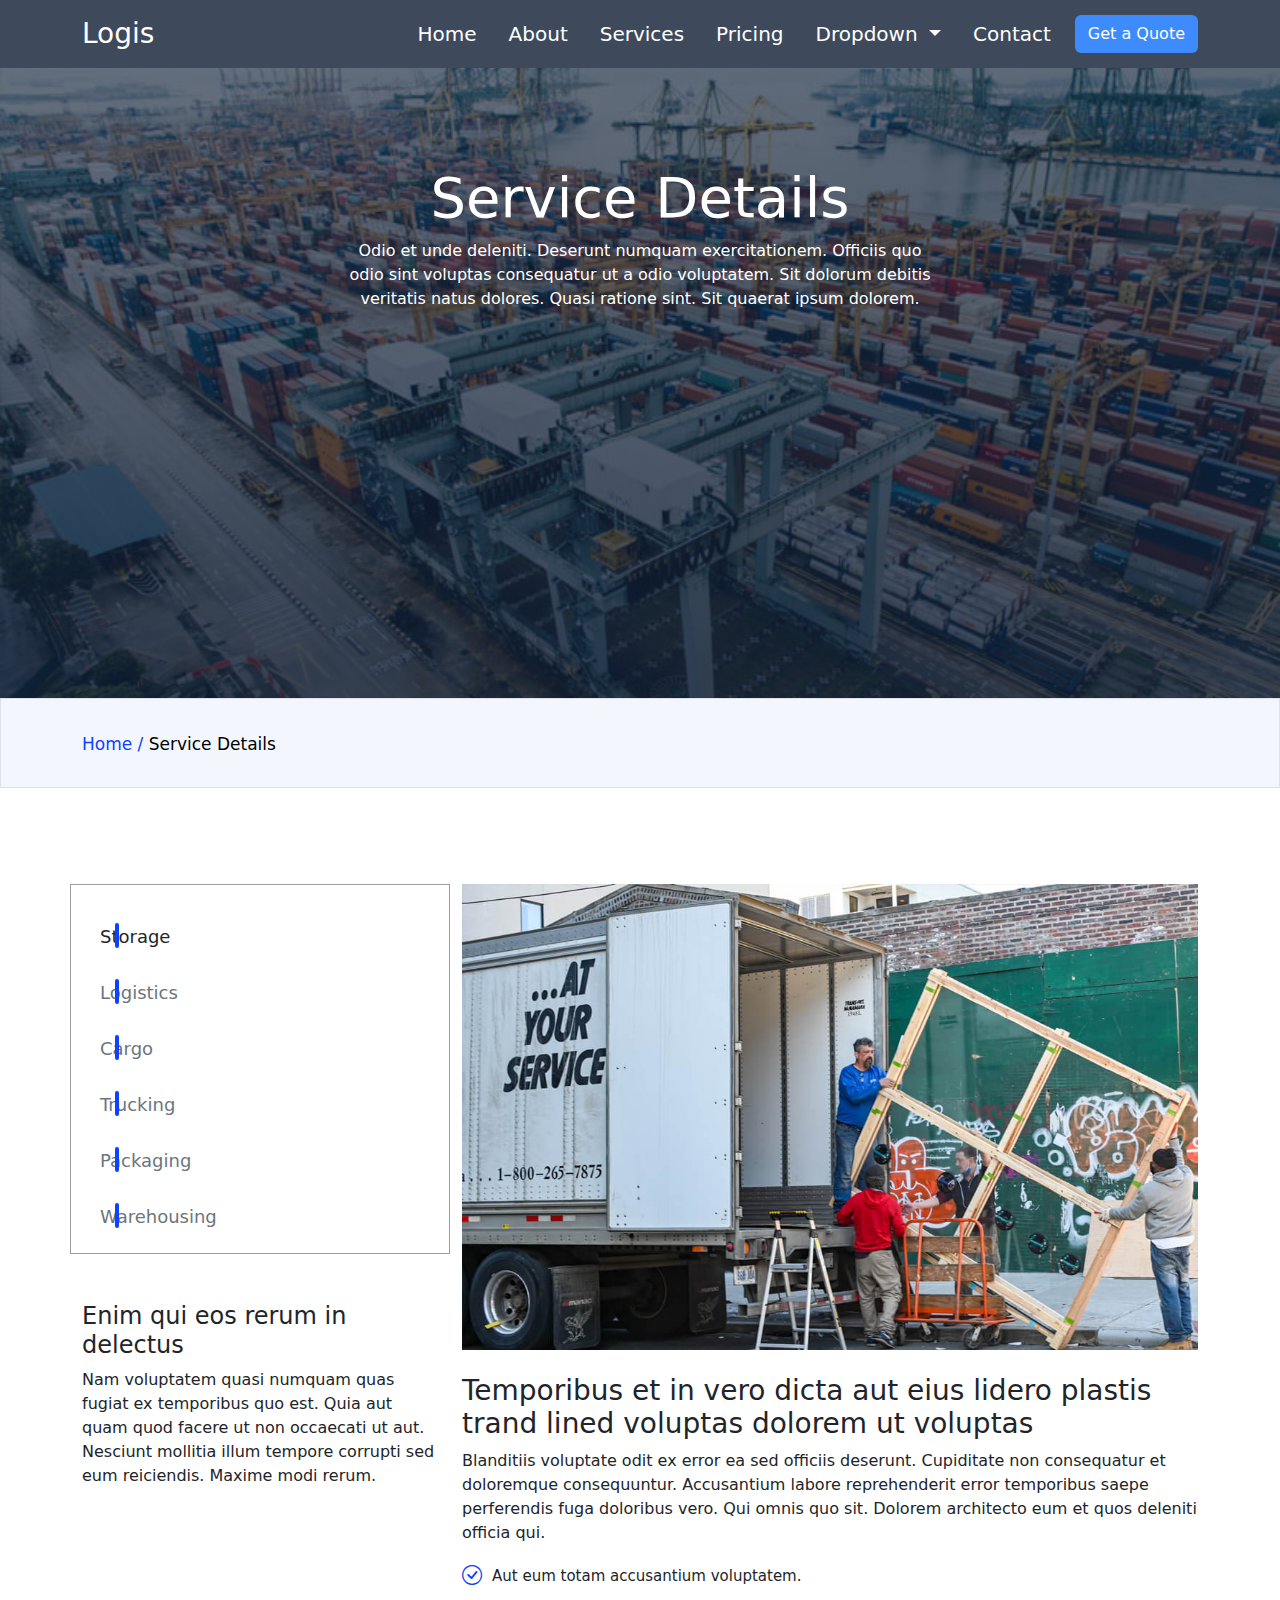
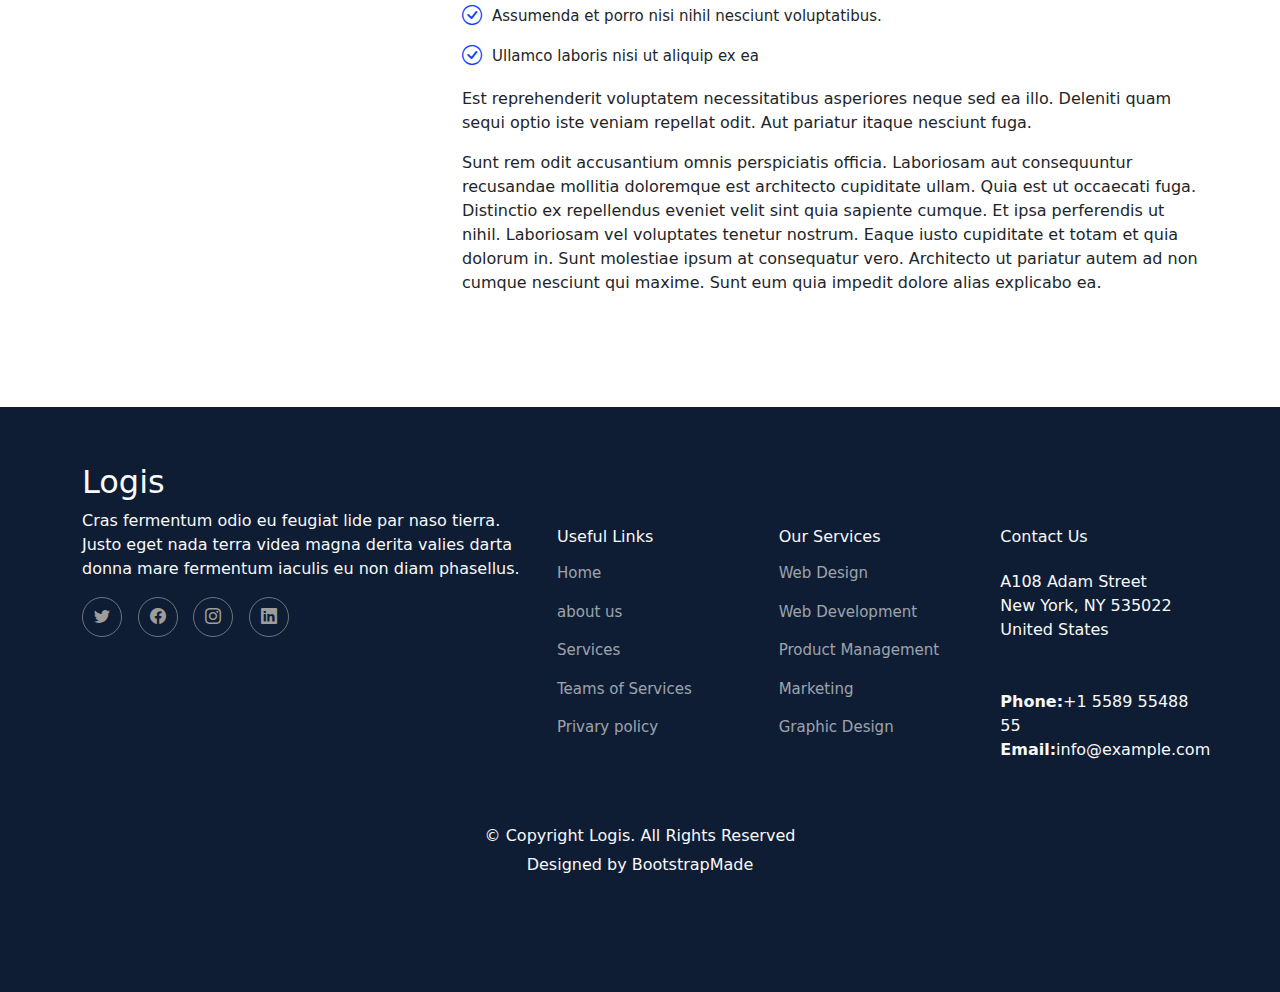
<file: services-next.html>
<!doctype html>
<html lang="en">
  <head>
    <meta charset="utf-8">
    <meta name="viewport" content="width=device-width, initial-scale=1">
    <title>Bootstrap logis</title>
    <link rel="shortcut icon" href="img/apple-touch-icon.png" type="image/x-icon" />
    <link rel="stylesheet" type="text/css" href="style.css">
    <link href="bootstrap-icons/bootstrap-icons.css" rel="stylesheet">
    <link rel="stylesheet" href="https://cdnjs.cloudflare.com/ajax/libs/font-awesome/6.5.1/css/all.min.css">
    <link href="https://cdn.jsdelivr.net/npm/bootstrap@5.3.3/dist/css/bootstrap.min.css" rel="stylesheet">
  </head>
  <body>
    <nav class="navbar navbar-expand-lg  position-sticky top-0 w-100 z-3 colornav">
        <div class="container ">
          <a class="navbar-brand fs-3 " href="#">Logis</a>
          <button class="navbar-toggler" type="button" data-bs-toggle="collapse" data-bs-target="#navbarSupportedContent" aria-controls="navbarSupportedContent" aria-expanded="false" aria-label="Toggle navigation">
            <span class="navbar-toggler-icon"></span>
          </button>
          <div class="collapse navbar-collapse" id="navbarSupportedContent">
            <ul class="navbar-nav ms-auto mb-2 mb-lg-0 fs-5">
              <li class="nav-item me-3">
                <a class="nav-link" aria-current="page" href="index.html" target="_self">Home</a>
              </li>
              <li class="nav-item">
                <a class="nav-link  me-3"  aria-current="page" href="Aboutus.html" target="_self">About</a>
              </li>
              <li class="nav-item">
                <a class="nav-link me-3" href="secvices.html" target="_self">Services</a>
              </li>
              <li class="nav-item">
                <a class="nav-link me-3" href="pricing.html" target="_self">Pricing</a>
              </li>
              <li class="nav-item dropdown me-3">
                <a class="nav-link dropdown-toggle" href="#" role="button" data-bs-toggle="dropdown" aria-expanded="false">
                  Dropdown
                </a>
                <ul class="dropdown-menu">
                  <li><a class="dropdown-item" href="#">Action</a></li>
                  <li><a class="dropdown-item" href="#">Another action</a></li>
                  <li><hr class="dropdown-divider"></li>
                  <li><a class="dropdown-item" href="#">Something else here</a></li>
                </ul>
              </li>
              <li class="nav-item">
                <a class="nav-link me-3" aria-disabled="true" href="contactus.html" target="_self">Contact</a>
              </li>
            </ul>
            <a href="get a quote.html" target="_self" class="btn bg-primary ">Get a Quote</a>
          </div>
        </div>
      </nav>
      <section class="other">
        <div class="container py-5 text-center text-white">
            <h1 class="text-center  text-white  fontss mt-5 ">Service Details</h1>
            <p>Odio et unde deleniti. Deserunt numquam exercitationem. Officiis quo <br> 
                odio sint voluptas consequatur ut a odio voluptatem. Sit dolorum debitis<br>
                 veritatis natus dolores. Quasi ratione sint. Sit quaerat ipsum dolorem.</p>
        </div>
      </section>
          <section class="border">
        <div class="container">
            <a href="index.html">
                Home /
            </a>
            <a href="#" class="a">
                Service Details
            </a>

        </div>

      </section>
      <section class="Service-details mt-5">
        <div class="container py-5">
            <div class="row ">
                <div class="col-lg-4">
                    <div class="row">
                    <div class=" col-12 box-service p-3">
                        <div class="inner">
                            <a href="#" class="btn ab">Storage</a>
                        </div>
                        <div class="inner">
                            <a href="#" class="btn btn-btn a">Logistics</a>
                        </div>
                        <div class="inner">
                            <a href="#" class="btn btn-btn a">Cargo</a>
                        </div>
                        <div class="inner">
                            <a href="#" class="btn btn-btn a">Trucking</a>
                        </div>
                        <div class="inner">
                            <a href="#" class="btn btn-btn a">Packaging</a>
                        </div>
                        <div class="inner">
                            <a href="#" class="btn btn-btn a">Warehousing</a>
                        </div>
                        
                    </div>
                    </div>
                    <h4 class="mt-5 ms-0" >Enim qui eos rerum in delectus</h4>
                    <p>Nam voluptatem quasi numquam quas fugiat ex temporibus quo est.
                       Quia aut quam quod facere ut non occaecati ut aut.
                       Nesciunt mollitia illum tempore corrupti sed eum reiciendis. Maxime modi rerum.</p>
                </div>
                <div class="col-lg-8">
                  <img src="img/service-details.jpg" alt="" class="img-fluid">
                  <h3 class="mt-4">Temporibus et in vero dicta aut eius lidero plastis trand lined voluptas dolorem ut voluptas</h3>
                  <p>Blanditiis voluptate odit ex error ea sed officiis deserunt. Cupiditate non consequatur et doloremque consequuntur. Accusantium labore reprehenderit error temporibus saepe perferendis fuga doloribus vero.
                     Qui omnis quo sit. Dolorem architecto eum et quos deleniti officia qui.</p>
                     <ul>
                      <li> <i class="bi bi-check-circle icons"></i><span>Aut eum totam accusantium voluptatem.</span></li>
                      <li> <i class="bi bi-check-circle icons"></i><span>Assumenda et porro nisi nihil nesciunt voluptatibus.</span></li>
                      <li> <i class="bi bi-check-circle icons"></i><span>Ullamco laboris nisi ut aliquip ex ea</span></li>
                     </ul>
                     <p>
                      Est reprehenderit voluptatem necessitatibus asperiores neque sed ea illo.
                       Deleniti quam sequi optio iste veniam repellat odit. Aut pariatur itaque nesciunt fuga.
                    </p>
                    <p>
                      Sunt rem odit accusantium omnis perspiciatis officia.
                       Laboriosam aut consequuntur recusandae mollitia doloremque est architecto cupiditate ullam.
                        Quia est ut occaecati fuga. Distinctio ex repellendus eveniet velit sint quia sapiente cumque. 
                        Et ipsa perferendis ut nihil. Laboriosam vel voluptates tenetur nostrum.
                         Eaque iusto cupiditate et totam et quia dolorum in. Sunt molestiae ipsum at consequatur vero. 
                         Architecto ut pariatur autem ad non cumque nesciunt qui maxime.
                          Sunt eum quia impedit dolore alias explicabo ea.
                    </p>
                </div>
            </div>
        </div>
      </section>
      <!-- ======= section last section start======= -->
      <section class="last mt-5 py-2">
        <div class="container">
          <div class="row mt-5">
            <div class="col-lg-5 text-light">
              <h2>Logis </h2>
              <p>Cras fermentum odio eu feugiat lide par naso tierra. 
                Justo eget nada terra videa magna derita valies darta donna mare fermentum iaculis eu non diam phasellus.</p>
                <div class="row gap-4 gap-md-0 gap-lg-3">
                  <div class="col-1 ">
                    <a href="#" class=" btn twitter card text-secondary border border-secondary justify-content-center align-items-center rounded-circle">
                      <i class="bi bi-twitter"></i></a>
                  </div>
                  <div class="col-1">
                    <a href="#" class=" btn twitter card text-light border border-secondary justify-content-center align-items-center rounded-circle">
                      <i class="bi bi-facebook"></i></a>
                  </div>
                  <div class="col-1">
                    <a href="#" class=" btn twitter card text-light border border-secondary justify-content-center align-items-center rounded-circle">
                      <i class="bi bi-instagram"></i></a>
                  </div>
                  <div class="col-1">
                    <a href="#" class=" btn twitter card text-light border border-secondary justify-content-center align-items-center rounded-circle">
                      <i class="bi bi-linkedin"></i></a>
                  </div>
                </div>
            </div>
            <div class="col-lg-7 text-light mt-3 ">
              <div class=" row mt-5 mt-mb-0">
                <div class="col-6 col-lg-4 " >
                  <h6 class="mb-3" >Useful Links</h6>
                   <p class="ptag"> Home</p>
                   <p class="ptag"> about us</p>
                   <p class="ptag">Services</p>
                   <p class="ptag"> Teams of Services</p>
                   <p class="ptag"> Privary policy</p>
                   </div>
                   <div class="col-6 col-lg-4" >
                    <h6 class="mb-3" >Our Services</h6>
                     <p class="ptag">Web Design</p>
                     <p class="ptag"> Web Development</p>
                     <p class="ptag">Product Management</p>
                     <p class="ptag">Marketing</p>
                     <p class="ptag">Graphic Design</p>
                     </div>
                <div class="col-md-6 col-12 col-lg-4 text-center text-md-start" >
                  <h6 class="mb-3 mt-5 mt-lg-0" >Contact Us</h6>
                   <p class="mt-4">A108 Adam Street<br>
                    New York, NY 535022<br>
                    United States</p>
                    <p class="mt-5">
                     <strong>Phone:</strong>+1 5589 55488 55<br>
                     <strong>Email:</strong>info@example.com
                    </p>
                </div>

              </div>
            </div>
          </div>
          <div class="end text-light text-center mt-5 mb-5"><h6>© Copyright Logis. All Rights Reserved</h6>
                <p>Designed by BootstrapMade</p>
          </div>
        </div>
      </section>
     <!-- ======= section last section start======= -->
    <script src="https://cdn.jsdelivr.net/npm/bootstrap@5.3.3/dist/js/bootstrap.bundle.min.js"></script>
  </body>
</html>
</file>
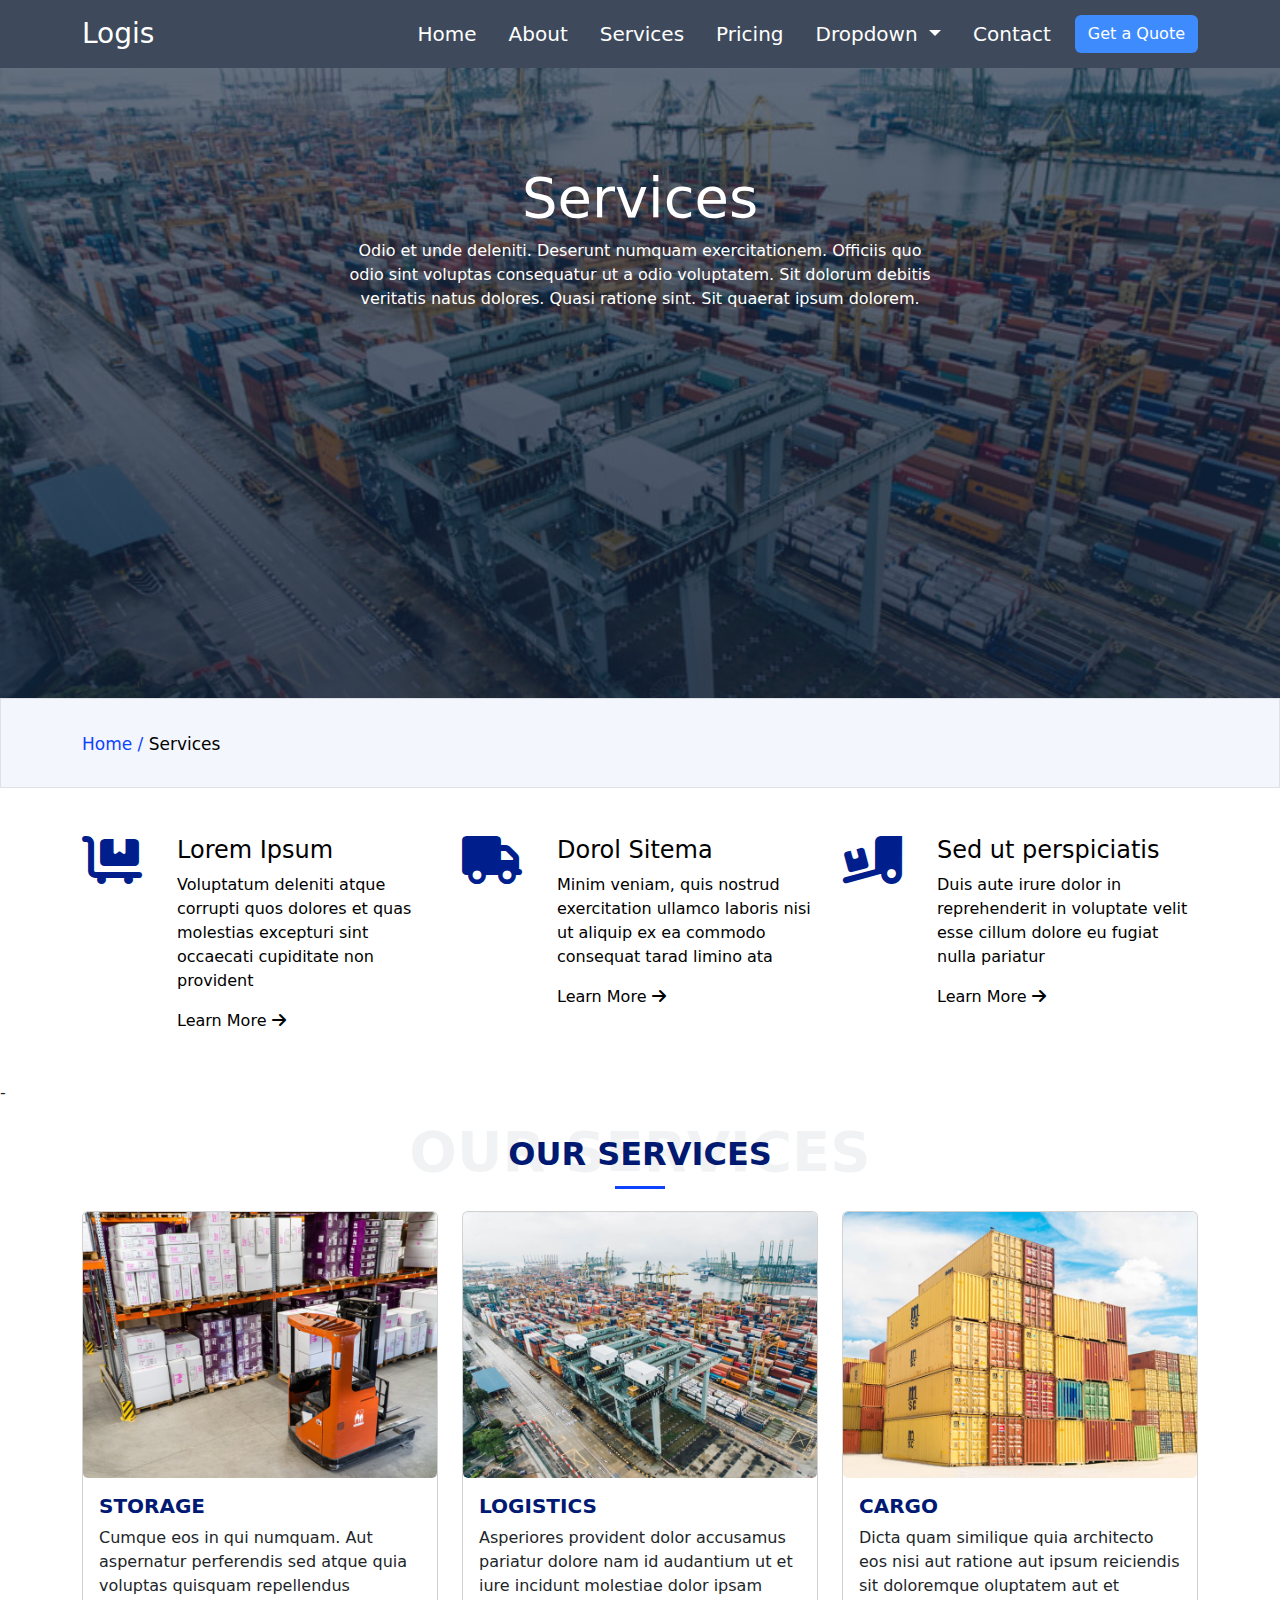
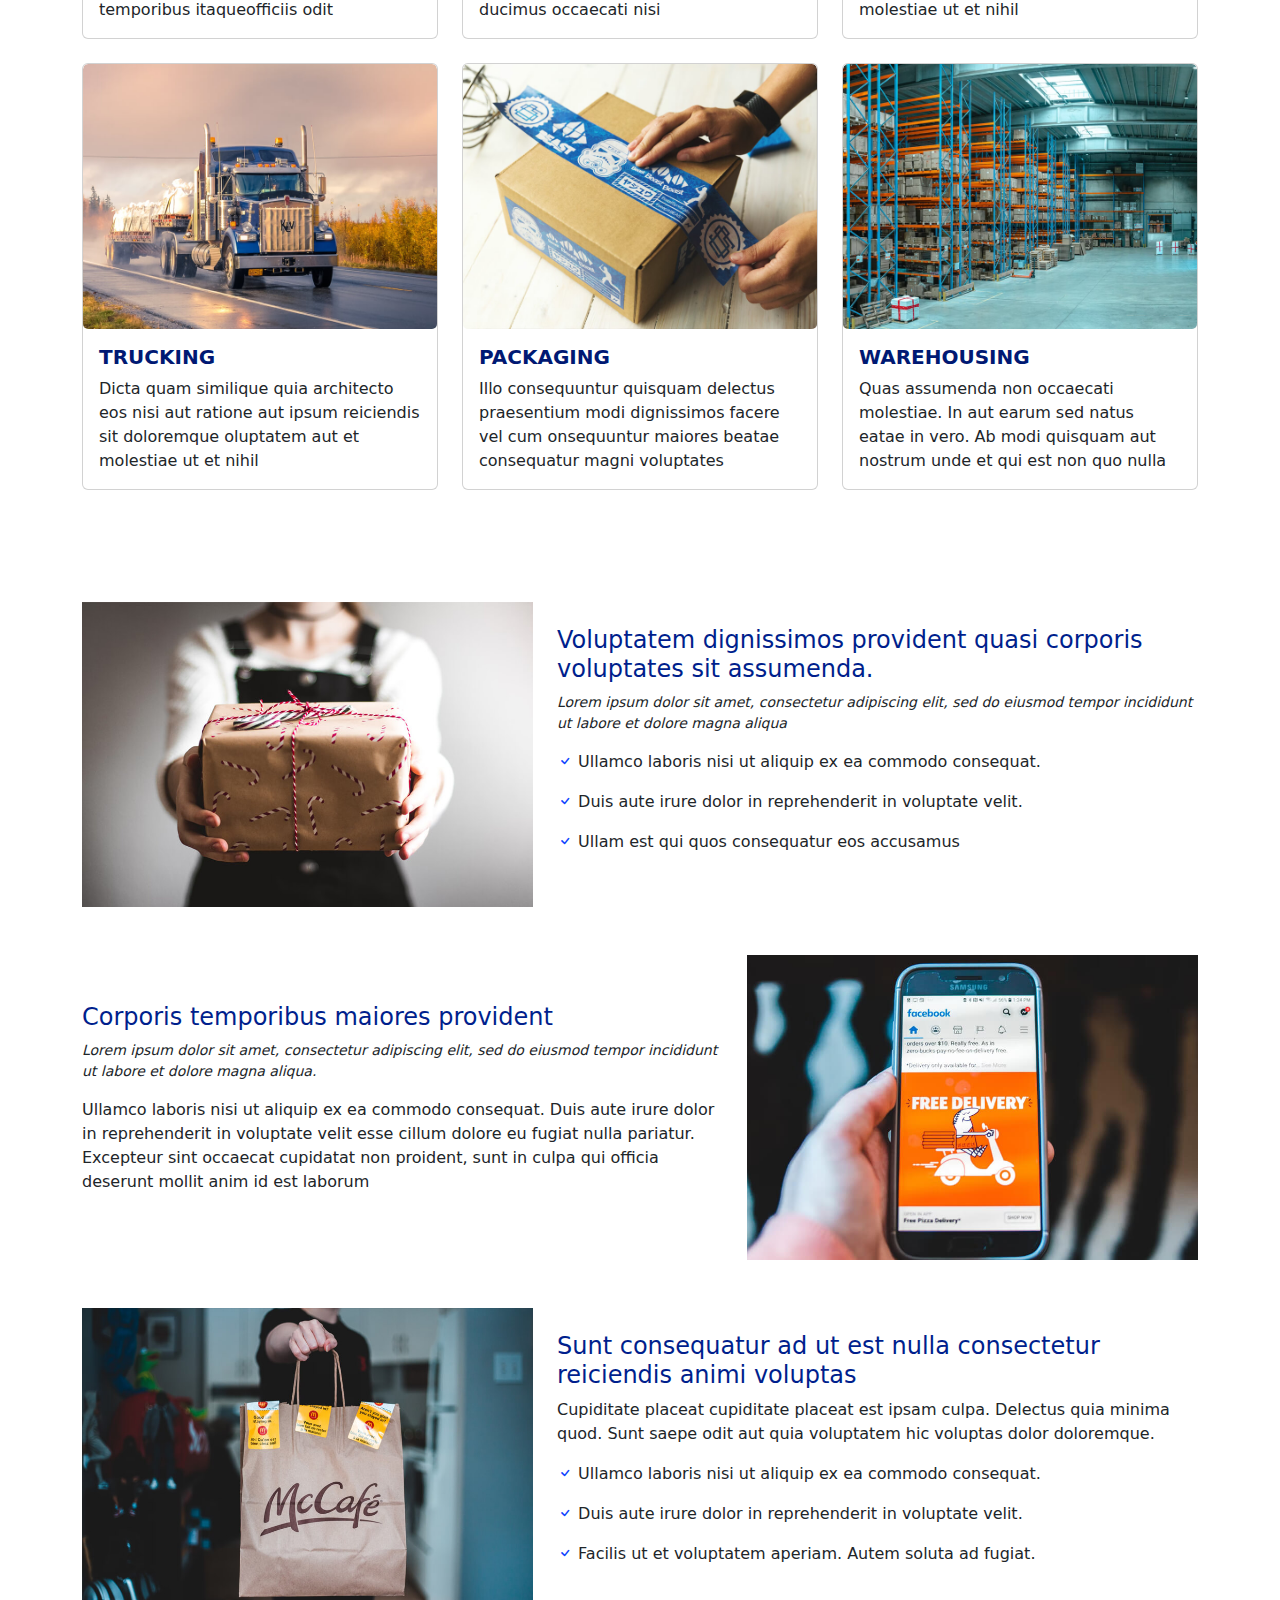
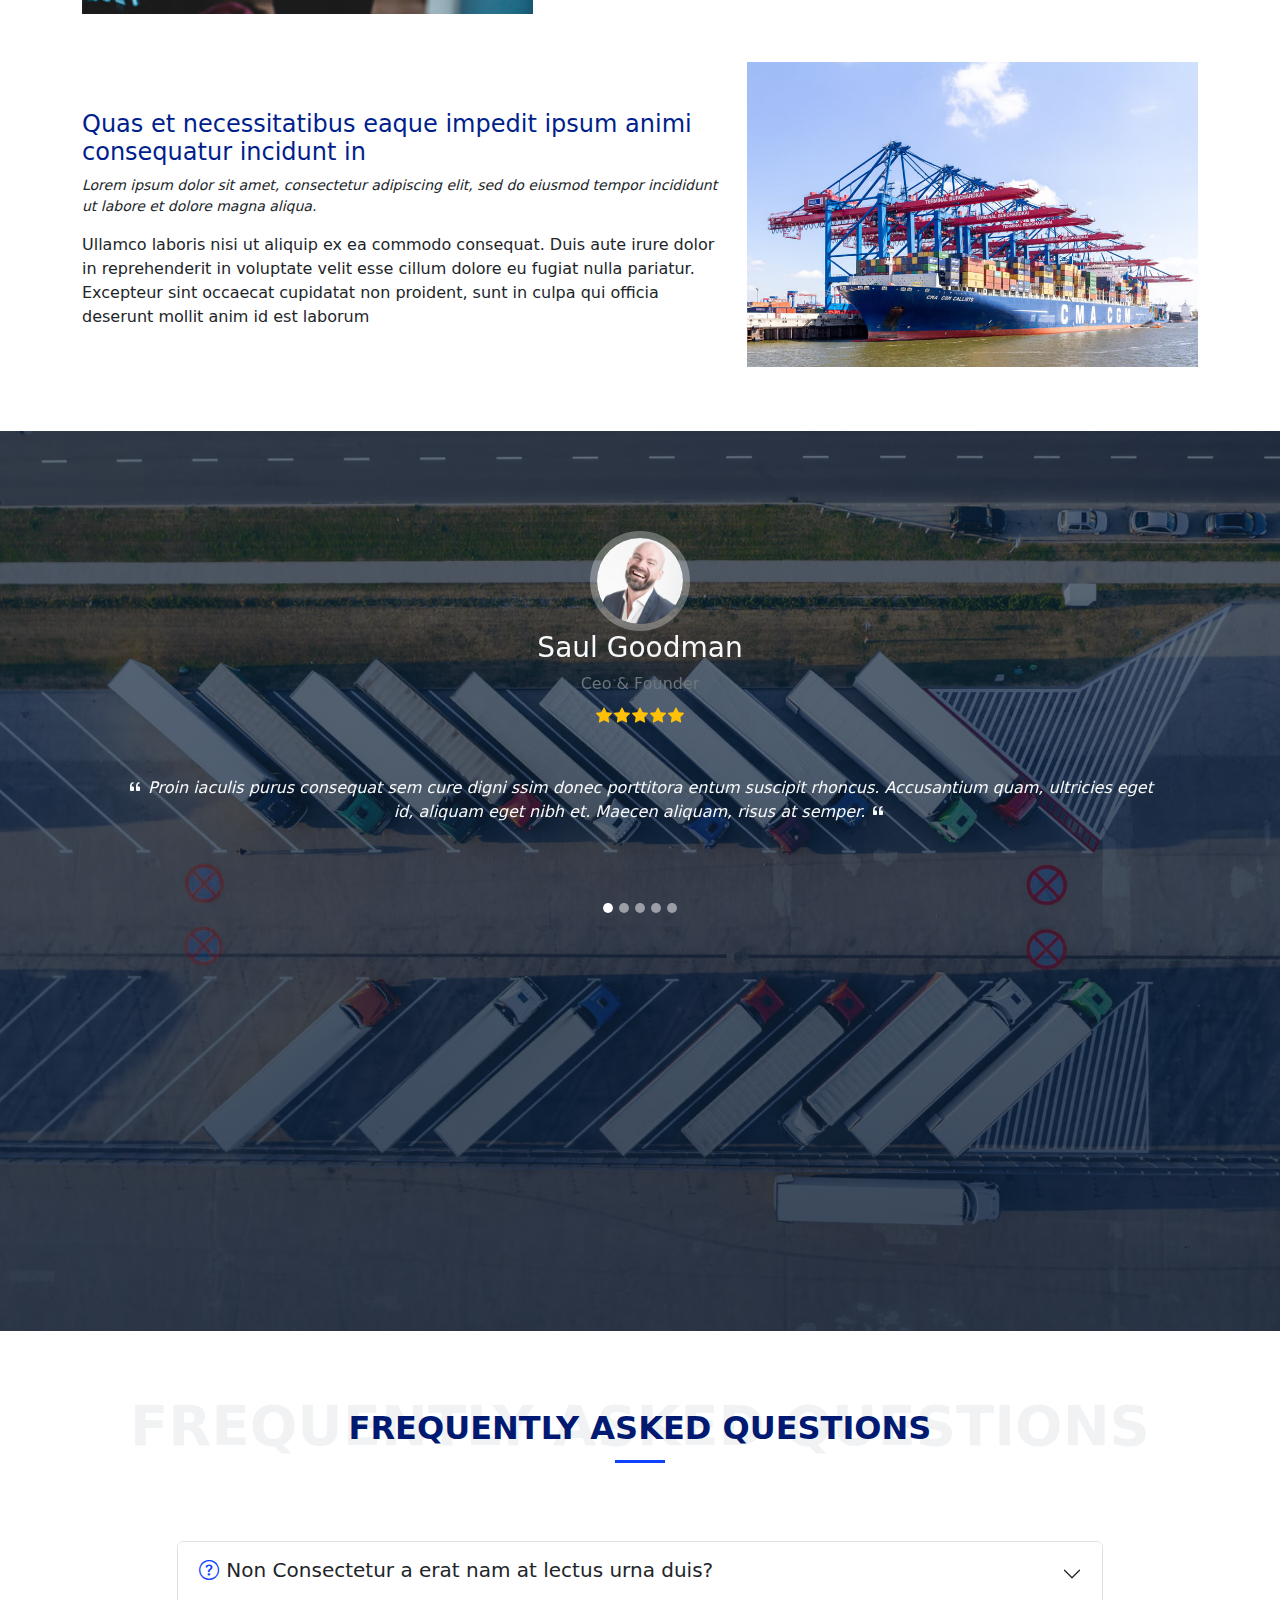
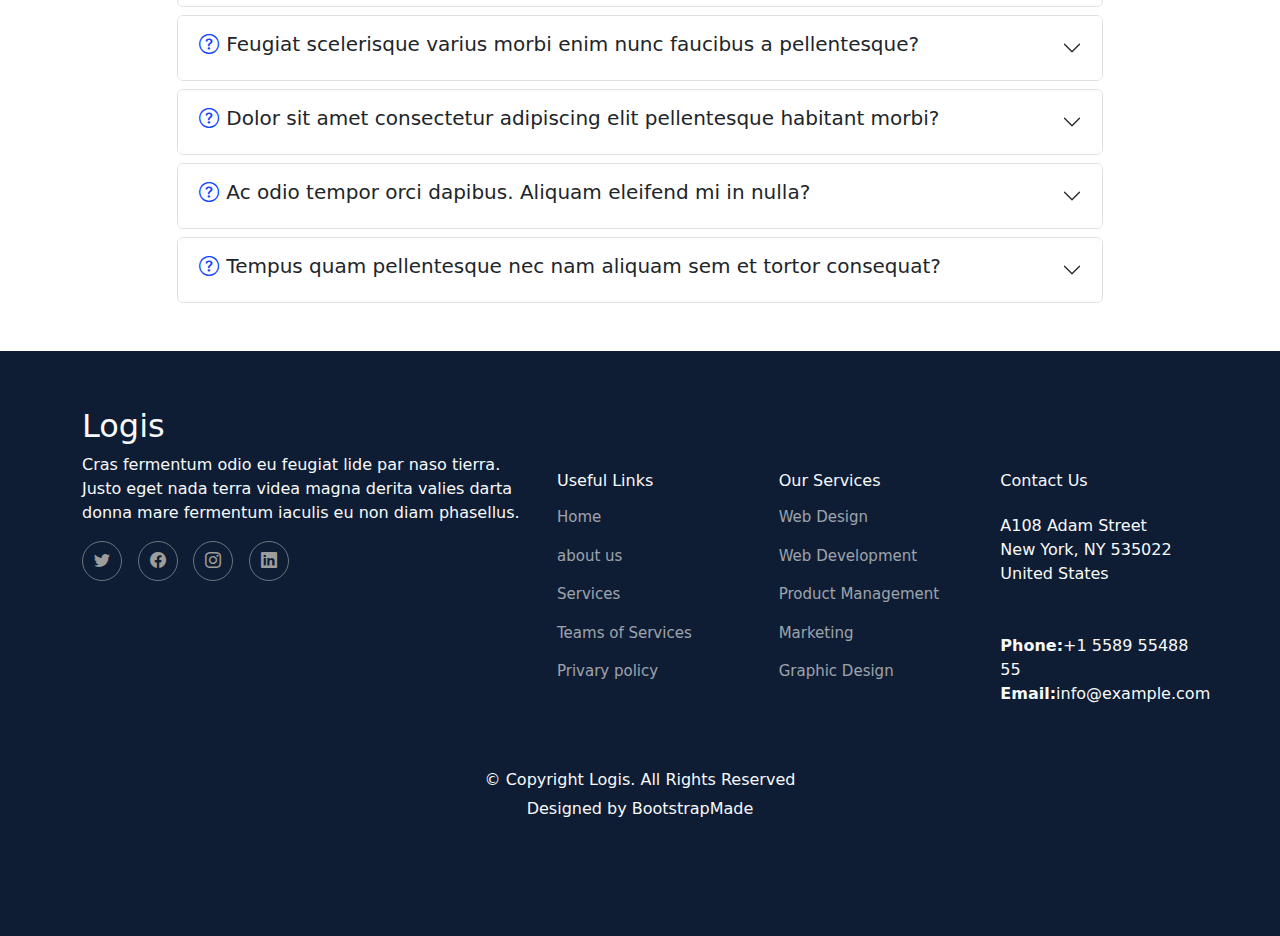
<file: services.html>
<!doctype html>
<html lang="en">
  <head>
    <meta charset="utf-8">
    <meta name="viewport" content="width=device-width, initial-scale=1">
    <title>Logis-Services</title>
    <link rel="shortcut icon" href="img/apple-touch-icon.png" type="image/x-icon" />

    <link rel="stylesheet" type="text/css" href="style.css">
    <link href="bootstrap-icons/bootstrap-icons.css" rel="stylesheet">
    <link rel="stylesheet" href="https://cdnjs.cloudflare.com/ajax/libs/font-awesome/6.5.1/css/all.min.css">
    <link href="https://cdn.jsdelivr.net/npm/bootstrap@5.3.3/dist/css/bootstrap.min.css" rel="stylesheet" >
  </head>
  <body>
    <nav class="navbar navbar-expand-lg  position-sticky top-0 w-100 z-3 colornav">
        <div class="container ">
          <a class="navbar-brand fs-3 " href="#">Logis</a>
          <button class="navbar-toggler" type="button" data-bs-toggle="collapse" data-bs-target="#navbarSupportedContent" aria-controls="navbarSupportedContent" aria-expanded="false" aria-label="Toggle navigation">
            <span class="navbar-toggler-icon"></span>
          </button>
          <div class="collapse navbar-collapse" id="navbarSupportedContent">
            <ul class="navbar-nav ms-auto mb-2 mb-lg-0 fs-5">
              <li class="nav-item me-3">
                <a class="nav-link" aria-current="page" href="index.html" target="_self">Home</a>
              </li>
              <li class="nav-item">
                <a class="nav-link  me-3"  aria-current="page" href="Aboutus.html" target="_self">About</a>
              </li>
              <li class="nav-item">
                <a class="nav-link me-3" href="services.html" target="_self">Services</a>
              </li>
              <li class="nav-item">
                <a class="nav-link me-3" href="pricing.html" target="_self">Pricing</a>
              </li>
              <li class="nav-item dropdown me-3">
                <a class="nav-link dropdown-toggle" href="#" role="button" data-bs-toggle="dropdown" aria-expanded="false">
                  Dropdown
                </a>
                <ul class="dropdown-menu">
                  <li><a class="dropdown-item" href="#">Action</a></li>
                  <li><a class="dropdown-item" href="#">Another action</a></li>
                  <li><hr class="dropdown-divider"></li>
                  <li><a class="dropdown-item" href="#">Something else here</a></li>
                </ul>
              </li>
              <li class="nav-item">
                <a class="nav-link me-3" aria-disabled="true" href="contactus.html" target="_self">Contact</a>
              </li>
            </ul>
            <a href="get a quote.html" target="_self" class="btn bg-primary ">Get a Quote</a>
          </div>
        </div>
      </nav>
      <section class="other">
        <div class="container py-5 text-center text-white">
            <h1 class="text-center  text-white  fontss mt-5 fs-1">Services</h1>
            <p>Odio et unde deleniti. Deserunt numquam exercitationem. Officiis quo <br> 
                odio sint voluptas consequatur ut a odio voluptatem. Sit dolorum debitis<br>
                 veritatis natus dolores. Quasi ratione sint. Sit quaerat ipsum dolorem.</p>
        </div>
      </section>
      <section class="border">
        <div class="container">
            <a href="index.html">
                Home /
            </a>
            <a href="#" class="a">
                Services
            </a>

        </div>

      </section>
      <section class="sec2 mt-5">
        <div class="container">
          <div class="row">
            <div class="col-lg-4 col-md-6 ">
                <a href="services-next.html"><div class="row" >
                <div class="col-3">
                  <i class="  fa-solid fa-cart-flatbed fs-1 icon hover"></i>
                </div>
                <div class="col-9">
                  <h4 class="hover">Lorem Ipsum</h4>
                  <p>Voluptatum deleniti atque corrupti quos dolores et quas molestias excepturi
                     sint occaecati cupiditate non provident</p>
                     <div class="hover">
                    <span>Learn More  </span><i class="fa fa-arrow-right" aria-hidden="true"></i>
                     </div>
                </div>
              </div>
              </a>
              
            </div>
            <div class="col-lg-4 col-md-6 ">
              <a href="services-next.html">
              <div class="row  mt-lg-0 mt-md-0 mt-5">
                <div class="col-3 ">
                  <i class="fa-solid fa-truck fs-1 icon hover"></i>
                </div>
                <div class="col-9">
                  <h4 class="hover">Dorol Sitema</h4>
                  <p>Minim veniam, quis nostrud exercitation
                     ullamco laboris nisi ut aliquip ex ea commodo consequat tarad limino ata</p>
                     <div class="hover">
                      <span>Learn More  </span><i class="fa fa-arrow-right" aria-hidden="true"></i>
                     </div>
                    


                </div>
              </div>
              </a>
            </div>
            <div class="col-lg-4 col-md-6 ">
              <a href="services-next.html">
              <div class="row mt-5 mt-lg-0" >
                <div class="col-3">
                  <i class="fa-solid fa-truck-ramp-box fs-1 icon hover"></i>
                </div>
                <div class="col-9">
                  <h4 class="hover">Sed ut perspiciatis</h4>
                  <p>Duis aute irure dolor in
                     reprehenderit in voluptate velit esse cillum dolore eu fugiat nulla pariatur</p>
                   <div class="hover"><span>Learn More  </span><i class="fa fa-arrow-right" aria-hidden="true"></i></div>


                </div>
              </div>
              </a>
            </div>
          </div>
        </div>
      </section>
     <!-- section our servise -->
     <section class="sec3 mt-5">-
      <div class="container">
        <div class="section-header">
          <span>Our Services</span>
          <h2>Our Services</h2>

        </div>

        <div class="row  gy-4">
          <div class="col-lg-4 col-md-6">
            <a href="services-next.html" style="text-decoration: none;">
            <div class="card ">
              <div class="card-img">
              <img src="img/storage-service.jpg" class="card-img-top" alt="...">
              </div>
              <div class="card-body">
                <h5 class="card-text color"><b>STORAGE</b></h5>
                <p class="card-text">Cumque eos in qui numquam. Aut aspernatur
                   perferendis sed atque quia voluptas quisquam repellendus temporibus itaqueofficiis odit</p>
              </div>
            </div>
            </a>
          </div>
          <div class="col-lg-4 col-md-6">
            <a href="services-next.html" style="text-decoration: none;">
            <div class="card">
              <div class="card-img">
              <img src="img/logistics-service.jpg" class="card-img-top" alt="...">
              </div>
              <div class="card-body">
                <h5 class="card-text color"><b>LOGISTICS</b></h5>
                <p class="card-text">Asperiores provident dolor accusamus pariatur dolore nam
                   id audantium ut et iure incidunt molestiae dolor ipsam ducimus occaecati nisi</p>
              </div>
            </div>
            </a>
          </div>
          <div class="col-lg-4 col-md-6">
            <a href="services-next.html" style="text-decoration: none;">
            <div class="card">
              <div class="card-img">
              <img src="img/cargo-service.jpg" class="card-img-top" alt="...">
              </div>
              <div class="card-body">
                <h5 class="card-text color"><b>CARGO</b></h5>
                <p class="card-text">Dicta quam similique quia architecto eos nisi aut ratione aut ipsum reiciendis sit 
                  doloremque oluptatem aut et molestiae ut et nihil</p>
              </div>
            </div>
            </a>
          </div>
          <div class="col-lg-4 col-md-6">
            <a href="services-next.html" style="text-decoration: none;">
            <div class="card">
              <div class="card-img">
              <img src="img/trucking-service.jpg" class="card-img-top" alt="...">
              </div>
              <div class="card-body">
                <h5 class="card-text color"><b>TRUCKING</b></h5>
                <p class="card-text">Dicta quam similique quia architecto eos nisi aut ratione aut ipsum reiciendis sit 
                  doloremque oluptatem aut et molestiae ut et nihil</p>
              </div>
            </div>
            </a>
          </div>
          <div class="col-lg-4 col-md-6">
            <a href="services-next.html" style="text-decoration: none;">
            <div class="card">
              <div class="card-img">
              <img src="img/packaging-service.jpg" class="card-img-top" alt="...">
              </div>
              <div class="card-body">
                <h5 class="card-text color"><b>PACKAGING</b></h5>
                <p class="card-text">Illo consequuntur quisquam delectus praesentium modi 
                  dignissimos facere vel cum onsequuntur maiores beatae consequatur magni voluptates</p>
              </div>
            </div>
            </a>
          </div>
          <div class="col-lg-4 col-md-6">
            <a href="services-next.html" style="text-decoration: none;">
            <div class="card fixed">
              <div class="card-img">
              <img src="img/warehousing-service.jpg" class="card-img-top" alt="...">
              </div>
              <div class="card-body">
                <h5 class="card-text color"><b>WAREHOUSING</b></h5>
                <p class="card-text">Quas assumenda non occaecati molestiae. In aut earum sed natus eatae in vero.
                   Ab modi quisquam aut nostrum unde et qui est non quo nulla</p>
              </div>
            </div>
            </a>
          </div>
          </div>
        </div>
     </section>
       <!-- section our servise end -->
       <section class="sec4 mt-5">
        <div class="container py-3 tag">
        <div class="row mt-5 ">
          <div class="col-md-5">
            <img src="img/features-1.jpg" class="img-fluid" alt="">
          </div>
          <div class="col-md-7 mt-4 mt-mb-0">
            <h4 class="color"> Voluptatem dignissimos provident quasi corporis voluptates sit assumenda.</h4>
            <p class="ptag"><i>Lorem ipsum dolor sit amet, consectetur adipiscing elit, sed do eiusmod tempor incididunt ut labore et dolore magna aliqua</i></p>
            <p><i class="bi bi-check checkicon"></i> Ullamco laboris nisi ut aliquip ex ea commodo consequat.</p>
            <p><i class="bi bi-check checkicon"></i> Duis aute irure dolor in reprehenderit in voluptate velit.</p>
            <p><i class="bi bi-check checkicon"></i> Ullam est qui quos consequatur eos accusamus</p>
          </div>
        </div>
        <div class="row mt-5">
          <div class="col-md-7  mt-5  order-2 order-md-1">
            <h4 class="color ">
              Corporis temporibus maiores provident
            </h4>
            <p class="ptag"><i>Lorem ipsum dolor sit amet, consectetur adipiscing elit, 
              sed do eiusmod tempor incididunt ut labore et dolore magna aliqua.</i></p>
              <p>Ullamco laboris nisi ut aliquip ex ea commodo consequat. Duis aute irure dolor in reprehenderit in voluptate velit esse cillum dolore eu fugiat nulla pariatur.
                 Excepteur sint occaecat cupidatat non proident, sunt in culpa qui officia deserunt mollit anim id est laborum</p>
          </div>
          <div class="col-md-5  order-1 order-md-2"> 
            <img src="img/features-2.jpg" class="float-end img-fluid" alt="">
          </div>
        </div>
        <div class="row mt-5 ">
          <div class="col-md-5">
            <img src="img/features-3.jpg" class="img-fluid" alt="">
          </div>
          <div class="col-md-7 mt-4 mt-mb-0">
            <h4 class="color"> Sunt consequatur ad ut est nulla consectetur reiciendis animi voluptas</h4>
            <p class="">Cupiditate placeat cupiditate placeat est ipsam culpa. Delectus quia minima quod. 
              Sunt saepe odit aut quia voluptatem hic voluptas dolor doloremque.</p>
            <p><i class="bi bi-check checkicon"></i>  Ullamco laboris nisi ut aliquip ex ea commodo consequat.</p>
            <p><i class="bi bi-check checkicon"></i>  Duis aute irure dolor in reprehenderit in voluptate velit.</p>
            <p><i class="bi bi-check checkicon"></i> Facilis ut et voluptatem aperiam. Autem soluta ad fugiat.</p>
          </div>
        </div>
        <div class="row mt-5">
          <div class="col-md-7  mt-5  order-2 order-md-1">
            <h4 class="color ">
              Quas et necessitatibus eaque impedit ipsum animi consequatur incidunt in
            </h4>
            <p class="ptag"><i>Lorem ipsum dolor sit amet, consectetur adipiscing elit, 
              sed do eiusmod tempor incididunt ut labore et dolore magna aliqua.</i></p>
              <p>Ullamco laboris nisi ut aliquip ex ea commodo consequat. Duis aute irure dolor in reprehenderit in voluptate velit esse cillum dolore eu fugiat nulla pariatur.
                 Excepteur sint occaecat cupidatat non proident, sunt in culpa qui officia deserunt mollit anim id est laborum</p>
          </div>
          <div class="col-md-5 order-1 order-md-2 "> 
            <img src="img/features-4.jpg" class="float-end img-fluid " alt="">
          </div>
        </div>
        </div>
       </section>
        <!-- =======Slider section start======= -->
     <section class="sec6 mt-5">
        <div id="carouselExampleIndicators" class="carousel slide" data-bs-ride="carousel" style="height: 430px;">
          <div class="carousel-inner container" style="height: 95%;">
            <div class="carousel-item active">
              <div class=" text-light ">
                  <center><img src="img/testimonials/testimonials-1.jpg" class="rounded-circle  " alt="">
                  <h3 class="">Saul Goodman</h3>
                  <p class=" mb-2 text-secondary">Ceo &amp; Founder</p>
                  <div class="text-warning">
                    <i class="bi bi-star-fill star"></i><i class="bi bi-star-fill star"></i><i class="bi bi-star-fill star"></i><i class="bi bi-star-fill star"></i><i class="bi bi-star-fill star"></i>
                    </div>
                    <p class="mt-5">
                      <i class="bi bi-quote quote-icon-left"></i> <i>Proin iaculis purus consequat sem cure digni ssim donec porttitora entum suscipit rhoncus. Accusantium quam,
                       ultricies eget<br class="d-lg-block d-none"> id, aliquam eget nibh et. Maecen aliquam, risus at semper. <i class="bi bi-quote quote-icon-left"></i></i>
                      </p>
                  
                  </center>
  
              </div>
            </div>
            <div class="carousel-item ">
              <div class=" text-light ">
                  <center><img src="img/testimonials/testimonials-2.jpg" class="rounded-circle  " alt="">
                    <h3>Sara Wilsson</h3>
                  <p class=" mb-2 text-secondary">Designer</p>
                  <div class="text-warning">
                    <i class="bi bi-star-fill star"></i><i class="bi bi-star-fill star"></i><i class="bi bi-star-fill star"></i><i class="bi bi-star-fill star"></i><i class="bi bi-star-fill star"></i>
                    
                    </div>
                    <p class="mt-5">
                      <i class="bi bi-quote quote-icon-left"></i> 
                      Export tempor illum tamen malis malis eram quae irure esse labore quem cillum quid cillum eram malis
                       quorum velit fore<br class="d-lg-block d-none"> eram velit sunt aliqua noster fugiat irure amet legam anim culpa.
                       <i class="bi bi-quote quote-icon-left"></i></i>
                      </p>
                  
                  </center>
  
              </div>
            </div>
            <div class="carousel-item ">
              <div class=" text-light ">
                  <center><img src="img/testimonials/testimonials-3.jpg" class="rounded-circle  " alt="">
                    <h3>Jena Karlis</h3>
                  <p class=" mb-2 text-secondary">Store Owner</p>
                  <div class="text-warning">
                    <i class="bi bi-star-fill star"></i><i class="bi bi-star-fill star"></i><i class="bi bi-star-fill star"></i><i class="bi bi-star-fill star"></i><i class="bi bi-star-fill star"></i>
  
                    </div>
                    <p class="mt-5">
                      <i class="bi bi-quote quote-icon-left"></i> <i>
                        Enim nisi quem export duis labore cillum quae magna enim sint quorum nulla quem veniam duis
                         minim tempor labore<br class="d-lg-block d-none"> quem eram duis noster aute amet eram fore quis sint minim.
                        </i> <i class="bi bi-quote quote-icon-left"></i>
                      </p>
                  
                  </center>
  
              </div>
            </div>
            <div class="carousel-item ">
              <div class=" text-light ">
                  <center><img src="img/testimonials/testimonials-4.jpg" class="rounded-circle  " alt="">
                    <h3>Matt Brandon</h3>
                  <p class=" mb-2 text-secondary">Freelancer</p>
                  <div class="text-warning">
                    <i class="bi bi-star-fill star"></i><i class="bi bi-star-fill star"></i><i class="bi bi-star-fill star"></i><i class="bi bi-star-fill star"></i><i class="bi bi-star-fill star"></i>
                    </div>
                    <p class="mt-5">
                      <i class="bi bi-quote quote-icon-left"></i> <i>
                        Fugiat enim eram quae cillum dolore dolor amet nulla culpa multos export minim fugiat
                         minim velit minim dolor enim <br class="d-lg-block d-none"> duis veniam ipsum anim magna sunt elit fore quem dolore 
                         labore illum veniam.
                        <i class="bi bi-quote quote-icon-left"></i></i>
                      </p>
                  
                  </center>
  
              </div>
            </div>
            <div class="carousel-item ">
              <div class=" text-light ">
                  <center><img src="img/testimonials/testimonials-5.jpg" class="rounded-circle  " alt="">
                    <h3>John Larson</h3>
                  <p class=" mb-2 text-secondary">Entrepreneur</p>
                  <div class="text-warning">
                    <i class="bi bi-star-fill star"></i><i class="bi bi-star-fill star"></i><i class="bi bi-star-fill star"></i><i class="bi bi-star-fill star"></i><i class="bi bi-star-fill star"></i>
                    </div>
                    <p class="mt-5">
                      <i class="bi bi-quote quote-icon-left"></i> <i>
                        Quis quorum aliqua sint quem legam fore sunt eram irure aliqua veniam tempor noster veniam enim culpa labore duis <br class="d-lg-block d-none"> sunt culpa nulla illum cillum fugiat legam esse veniam culpa fore nisi cillum quid.
                        <i class="bi bi-quote quote-icon-left"></i></i>
                      </p>
                  
                  </center>
  
              </div>
            </div>
          <div class="carousel-indicators ">
            <button type="button" data-bs-target="#carouselExampleIndicators" data-bs-slide-to="0" class="active  button-icon  rounded-circle" aria-current="true" aria-label="Slide 1"  ></button>
            <button type="button" data-bs-target="#carouselExampleIndicators" data-bs-slide-to="1" aria-label="Slide 2" class="button-icon  rounded-circle"></button>
            <button type="button" data-bs-target="#carouselExampleIndicators" data-bs-slide-to="2" aria-label="Slide 3" class="button-icon  rounded-circle"></button>
            <button type="button" data-bs-target="#carouselExampleIndicators" data-bs-slide-to="3" aria-label="Slide 4" class="button-icon  rounded-circle"></button>
            <button type="button" data-bs-target="#carouselExampleIndicators" data-bs-slide-to="4" aria-label="Slide 5" class="button-icon  rounded-circle"></button>
          </div>
          <button class="carousel-control-prev" type="button" data-bs-target="#carouselExampleIndicators" data-bs-slide="prev">
            <span  aria-hidden="true"></span>
            <span class="visually-hidden">Previous</span>
          </button>
          <button class="carousel-control-next" type="button" data-bs-target="#carouselExampleIndicators" data-bs-slide="next">
            <span  aria-hidden="true"></span>
            <span class="visually-hidden">Next</span>
          </button>
        </div>
       </section> 
        <!-- =======Slider section end======= -->
       <!-- ======= section FREQUENTLY ASKED QUESTIONS start======= -->
       <section class="sec7 mt-5">
            <div class="container">
              <div class="section-header">
                <span>FREQUENTLY ASKED QUESTIONS</span>
                <h2>FREQUENTLY ASKED QUESTIONS</h2>
              </div>
              <div class="FREQUENTLY mt-5">
                <div class="row">
                  <div class="col-lg-10 offset-lg-1 faq">
                    <div class="accordion  shadow-none" id="accordionExample">
                      <div class="accordion-item mt-2">
                        <h2 class="accordion-header">
                          <button class="accordion-button collapsed  bg-white  shadow-none  para" type="button" data-bs-toggle="collapse" data-bs-target="#collapseTwo5" aria-expanded="false" aria-controls="collapseTwo">
                            <h5 class="fs-5"><i class="bi bi-question-circle question-icon fs-5"></i>   Non Consectetur a erat nam at lectus urna duis?</h5>
                    
                          </button>
                        </h2>
                        <div id="collapseTwo5" class="accordion-collapse collapse" data-bs-parent="#accordionExample">
                          <div class="accordion-body">
                           <p>
                            Feugiat pretium nibh ipsum consequat. Tempus iaculis urna id volutpat lacus laoreet non curabitur gravida. Venenatis lectus magna fringilla urna porttitor rhoncus dolor purus non.
                          </p>
                          </div>
                        </div>
                      </div>
                    </div>
                    <div class="accordion" id="accordionExample">
                      <div class="accordion-item mt-2">
                        <h2 class="accordion-header">
                          <button class="accordion-button collapsed  bg-white shadow-none  para" type="button" data-bs-toggle="collapse" data-bs-target="#collapseTwo0" aria-expanded="false" aria-controls="collapseTwo">
                            <h5><i class="bi bi-question-circle question-icon fs-5"></i>
                              Feugiat scelerisque varius morbi enim nunc faucibus a pellentesque? </h5>
                    
                          </button>
                        </h2>
                        <div id="collapseTwo0" class="accordion-collapse collapse" data-bs-parent="#accordionExample">
                          <div class="accordion-body">
                           <p>
                           Dolor sit amet consectetur adipiscing elit pellentesque habitant morbi. Id interdum velit laoreet id donec ultrices. Fringilla phasellus 
                           faucibus scelerisque eleifend donec pretium. Est pellentesque elit ullamcorper dignissim. Mauris ultrices eros in cursus turpis massa tincidunt 
                           dui.
                           </p>
                          </div>
                        </div>
                      </div>
                    </div>
                    <div class="accordion" id="accordionExample">
                      <div class="accordion-item mt-2">
                        <h2 class="accordion-header">
                          <button class="accordion-button collapsed bg-white shadow-none  para" type="button" data-bs-toggle="collapse" data-bs-target="#collapseTwo1" aria-expanded="false" aria-controls="collapseTwo">
                            <h5><i class="bi bi-question-circle question-icon fs-5"></i>        
                             Dolor sit amet consectetur adipiscing elit pellentesque habitant morbi?
                            </h5>
                    
                          </button>
                        </h2>
                        <div id="collapseTwo1" class="accordion-collapse collapse" data-bs-parent="#accordionExample">
                          <div class="accordion-body">
                           <p>       
                      Eleifend mi in nulla posuere sollicitudin aliquam ultrices sagittis orci. Faucibus pulvinar elementum integer enim. Sem nulla pharetra 
                      diam sit amet nisl suscipit. Rutrum tellus pellentesque eu tincidunt. Lectus urna duis convallis convallis tellus. Urna molestie at elementum eu 
                      facilisis sed odio morbi quis
                      </p>
                          </div>
                        </div>
                      </div>
                    </div>
                    <div class="accordion" id="accordionExample">
                      <div class="accordion-item mt-2">
                        <h2 class="accordion-header">
                          <button class="accordion-button collapsed bg-white shadow-none  para" type="button" data-bs-toggle="collapse" data-bs-target="#collapseTwo2" aria-expanded="false" aria-controls="collapseTwo">
                            <h5><i class="bi bi-question-circle question-icon fs-5"></i>
                              Ac odio tempor orci dapibus. Aliquam eleifend mi in nulla?
                            </h5>
                    
                          </button>
                        </h2>
                        <div id="collapseTwo2" class="accordion-collapse collapse" data-bs-parent="#accordionExample">
                          <div class="accordion-body">
                           <p>
                            Dolor sit amet consectetur adipiscing elit pellentesque habitant morbi. Id interdum velit laoreet id donec ultrices. Fringilla phasellus faucibus
                             scelerisque eleifend donec pretium. Est pellentesque elit ullamcorper dignissim. Mauris ultrices eros in cursus turpis massa tincidunt dui.
                          </p>
                          </div>
                        </div>
                      </div>
                    </div>
                    <div class="accordion" id="accordionExample">
                      <div class="accordion-item mt-2">
                        <h2 class="accordion-header">
                          <button class="accordion-button collapsed bg-white shadow-none  para" type="button" data-bs-toggle="collapse" data-bs-target="#collapseTwo3" aria-expanded="false" aria-controls="collapseTwo">
                            <h5><i class="bi bi-question-circle question-icon fs-5"></i>
                              Tempus quam pellentesque nec nam aliquam sem et tortor consequat?
                            </h5>
                    
                          </button>
                        </h2>
                        <div id="collapseTwo3" class="accordion-collapse collapse" data-bs-parent="#accordionExample">
                          <div class="accordion-body">
                           <p>
                            Molestie a iaculis at erat pellentesque adipiscing commodo. Dignissim suspendisse in est ante in. Nunc vel risus commodo viverra maecenas accumsan.
                             Sit amet nisl suscipit adipiscing bibendum est. Purus gravida quis blandit turpis cursus in
                          </p>
                          </div>
                        </div>
                      </div>
                    </div>
              </div>
      
            </div>
          </div>
        </div>
       </section>
       <!-- ======= section FREQUENTLY ASKED QUESTIONS end======= -->
       <!-- ======= section last section start======= -->
       <section class="last mt-5 py-2">
          <div class="container">
            <div class="row mt-5">
              <div class="col-lg-5 text-light">
                <h2>Logis </h2>
                <p>Cras fermentum odio eu feugiat lide par naso tierra. 
                  Justo eget nada terra videa magna derita valies darta donna mare fermentum iaculis eu non diam phasellus.</p>
                  <div class="row gap-4 gap-md-0 gap-lg-3">
                    <div class="col-1 ">
                      <a href="#" class=" btn twitter card text-secondary border border-secondary justify-content-center align-items-center rounded-circle">
                        <i class="bi bi-twitter"></i></a>
                    </div>
                    <div class="col-1">
                      <a href="#" class=" btn twitter card text-light border border-secondary justify-content-center align-items-center rounded-circle">
                        <i class="bi bi-facebook"></i></a>
                    </div>
                    <div class="col-1">
                      <a href="#" class=" btn twitter card text-light border border-secondary justify-content-center align-items-center rounded-circle">
                        <i class="bi bi-instagram"></i></a>
                    </div>
                    <div class="col-1">
                      <a href="#" class=" btn twitter card text-light border border-secondary justify-content-center align-items-center rounded-circle">
                        <i class="bi bi-linkedin"></i></a>
                    </div>
                  </div>
              </div>
              <div class="col-lg-7 text-light mt-3 ">
                <div class=" row mt-5 mt-mb-0">
                  <div class="col-6 col-lg-4 " >
                    <h6 class="mb-3" >Useful Links</h6>
                     <p class="ptag"> Home</p>
                     <p class="ptag"> about us</p>
                     <p class="ptag">Services</p>
                     <p class="ptag"> Teams of Services</p>
                     <p class="ptag"> Privary policy</p>
                     </div>
                     <div class="col-6 col-lg-4" >
                      <h6 class="mb-3" >Our Services</h6>
                       <p class="ptag">Web Design</p>
                       <p class="ptag"> Web Development</p>
                       <p class="ptag">Product Management</p>
                       <p class="ptag">Marketing</p>
                       <p class="ptag">Graphic Design</p>
                       </div>
                  <div class="col-md-6 col-12 col-lg-4 text-center text-md-start" >
                    <h6 class="mb-3 mt-5 mt-lg-0" >Contact Us</h6>
                     <p class="mt-4">A108 Adam Street<br>
                      New York, NY 535022<br>
                      United States</p>
                      <p class="mt-5">
                       <strong>Phone:</strong>+1 5589 55488 55<br>
                       <strong>Email:</strong>info@example.com
                      </p>
                  </div>
  
                </div>
              </div>
            </div>
            <div class="end text-light text-center mt-5 mb-5"><h6>© Copyright Logis. All Rights Reserved</h6>
                  <p>Designed by BootstrapMade</p>
            </div>
          </div>
        </section>
       <!-- ======= section last section start======= -->
    <script src="https://cdn.jsdelivr.net/npm/bootstrap@5.3.3/dist/js/bootstrap.bundle.min.js" ></script>
  </body>
</html>
</file>
<file: style.css>
*{
      margin: 0;
      padding: 0;
      box-sizing: border-box;
  }
  :root {
      --color-black: #0a0d13;
      --color-primary: #0d42ff;
      --color-blue: #0e1d34;
    }
  .colornav{
      color: white !important;
      background-color: var(--color-blue) !important;
      opacity: 0.8;
  }
  .colornav a{
      color: white !important;
      opacity: 1;
  }
  .home{
      width: 100%;
      height: 100vh;
      background: url(img/hero-bg.png) no-repeat;
      background-color: var(--color-blue) !important;
      background-size: cover;
      background-position: center;
    }
    .home .ffffff{
      background-color: var(--color-primary) !important;
      padding: 15px 30px;
    }
    .home .dddddd{
      padding:  40px 50px !important;
    }
    .home h1{
        font-size: 50px !important;
    }

  @media (max-width:768px) {
      .home{
          height: 240vh !important;
      }  

  .home img{
      width:  65%;
      height: 100%;
  }
  }

  @media (max-width: 765px){

  }


  .home .box1{

      width:100%;
      height: 75px;
      background:white;
      align-items: center;
      border-radius: 20px;

  }
  .home .box1 .btn{
      text-align: center;
      
  } 
  .home .line{
    position: relative;
  }
   .home .line::before{
    content:"";
    position: absolute;
      width: 25px;
      height: 5px;
      background: var(--color-primary);
      border-radius: 20px;
      top:56% ;
      left: 40%;
   }
   @media (min-width:768px) and (max-width:1024px) {
    .home .line::before{
      top: 60%;
      left:47% !important;
    }
   }
   @media (min-width:320px) and (max-width:758px) {
    .home{
      height: 200vh !important;
  }  

    .home .line::before{
      top: 60%;
      left:40%;
    }
   .home h1{
    font-size: 30px !important;
   }
   }
   .sec2  a{ 
    text-decoration: none;
    color: black;

  }
  .sec2 p{
    color: black;
  }

  .sec2 .icon{
      font-size: 300% !important;
      color: #001f8d;
  }
  .sec2 .btn1{
      text-decoration: none;
      color:black;
  }
  .aboutus .icon2{
    font-size: 400% !important;
  }

  .sec2 .col-lg-4:hover .icon, .sec2 .col-lg-4:hover h4, .sec2 .col-lg-4:hover .hover{
    color: var(--color-primary) !important;
    cursor: pointer;
  }

       .play-btn {
        width: 94px;
        height: 94px;
        background: radial-gradient(var(--color-primary) 50%, rgba(13, 66, 255, 0.4) 52%);
        border-radius: 50%;
        display: block;
        position: absolute;
        left: calc(50% - -130px);
        top: calc(50% - 260px);
        overflow: hidden;
      }
      
      .play-btn:before {
        content: "";
        position: absolute;
        width: 120px;
        height: 120px;
        -webkit-animation-delay: 0s;
        animation-delay: 0s;
        -webkit-animation: pulsate-btn 2s;
        animation: pulsate-btn 2s;
        -webkit-animation-direction: forwards;
        animation-direction: forwards;
        -webkit-animation-iteration-count: infinite;
        animation-iteration-count: infinite;
        -webkit-animation-timing-function: steps;
        animation-timing-function: steps;
        opacity: 1;
        border-radius: 50%;
        border: 5px solid rgba(13, 66, 255, 0.7);
        top: -15%;
        left: -15%;
        background: rgba(198, 16, 0, 0);
      }
      
       .play-btn:after {
        content: "";
        position: absolute;
        left: 50%;
        top: 50%;
        transform: translateX(-40%) translateY(-50%);
        width: 0;
        height: 0;
        border-top: 10px solid transparent;
        border-bottom: 10px solid transparent;
        border-left: 15px solid #fff;
        z-index: 100;
        transition: all 400ms cubic-bezier(0.55, 0.055, 0.675, 0.19);
      }
      
       .play-btn:hover:before {
        content: "";
        position: absolute;
        left: 50%;
        top: 50%;
        transform: translateX(-40%) translateY(-50%);
        width: 0;
        height: 0;
        border: none;
        border-top: 10px solid transparent;
        border-bottom: 10px solid transparent;
        border-left: 15px solid #fff;
        z-index: 200;
        -webkit-animation: none;
        animation: none;
        border-radius: 0;
      }
      
       .play-btn:hover:after {
        border-left: 15px solid var(--color-primary);
        transform: scale(20);
      }
      .sec3  .color{
        color:#001973 !important;
        /* font-size:; */
      }
      .sec3 .card{
        overflow: hidden;
      }

      .sec3 .card-img{
          height:50% !important ;
          overflow: hidden;
      }
      .sec3 .card img:hover{

          transition: 0.3s ease-in-out;
          transform: scale(1.1);
      } 
      
      @keyframes pulsate-btn {
        0% {
          transform: scale(0.6, 0.6);
          opacity: 1;
        }
      
        100% {
          transform: scale(1, 1);
          opacity: 0;
        }
      }
    .sec3 h1{
      font-size: 60px !important;
      opacity: 0.4;
      color: var(--color-blue) !important;
      position: relative;
    }
    .sec3 h1 h3{
      position: absolute;
    }
    @media (min-width:768px) and (max-width:1023px) {
      .sec2 .play-btn {
        left: calc(100% - 395px);
        top: calc(100% - 310px);
      }
      
    }
    @media (min-width:320px) and (max-width:767px) {
      .sec2 .play-btn {
        left: calc(100% - 200px);
        top: calc(100% - 150px);
      }
      .sec2 .icon2{
        font-size: 100% !important;
        color: var(--color-primary);
    }
      
    }
    .aboutus .font1,.color{
      color:  #001f8d !important;

    }
    .sec2 .icon2{
      font-size: 300% !important;
      color: var(--color-primary);
  }

  .sec4 .action {
    background: linear-gradient(rgba(14, 29, 52, 0.6), rgba(14, 29, 52, 0.8)), url(img/cta-bg.jpg) center center;
    background-size: cover;
    background-attachment:fixed;
    background-position: center;
    padding: 100px 0;
  }
  .sec4 .action .btn:hover{
    background: var(--color-primary) !important;
    border: 1px solid transparent !important;
    transition: 0.6s ease-in-out;

  }
  .sec4 .action .btn{
    width: 200px !important;
    height: 50px !important;
    background: transparent !important;
    border: 1px solid white !important;
    transition: 0.6s ease-in-out;

  }
  .sec4 .tag .color{
    color: #001f8d !important;
  }
  .sec4 .tag .ptag{
     font-size: 14px !important;
  }
  .sec4 .tag .checkicon{
    color: var(--color-primary) !important;
  }
  .sec5 .card{
    height: 600px !important;
  }
  .sec5 .price{
    font-size: 50px !important;
    color: var(--color-primary) !important;
  }
  .sec5 .cry{
    top: 20px;
    font-size: 35px !important;
    color: var(--color-primary) !important;

  }
  .sec5 .time{
    color: grey;
  }
  .sec5 .btn{
    width: 120px;
    height: 50px;
   /* outline: var(--color-primary) !important;
    color: white; */
    top: 100px;
  } 

  .sec5 .Business{
    border-top:  2px solid var(--color-primary) !important;
  }
  .sec6{
    width: 100%;
    height: 100vh !important;
    background: linear-gradient(rgba(14, 29, 52, 0.6), rgba(14, 29, 52, 0.8)), url(img/testimonials-bg.jpg) center center;
    background-size: cover;
    background-position: center;
    padding: 100px 0;
  }
   .sec6  img{
    width: 100px !important;
    height: 100px !important;
    border: 7px solid rgba(255,255, 255, 0.3);

   }
   .sec6 .star{
     padding: 1px !important;
   }
   .sec6 .button-icon{
     width: 10px !important;
     height: 10px !important;

   }
  .section-header {
    text-align: center;
    padding: 30px 0;
    position: relative;
  }

  .section-header h2:after {
    content: "";
    position: absolute;
    display: block;
    width: 50px;
    height: 3px;
    background: var(--color-primary);
    left: 0;
    right: 0;
    bottom: 0;
    top: 60px;
    margin: auto;
  }
  .section-header h2 {
    font-size: 32px;
    font-weight: 700;
    text-transform: uppercase;
    color: #001973;
    z-index: 2;
  }
  .section-header span {
    position: absolute;
    top: 47px;
    color: rgba(14, 29, 52, 0.06);
    left: 0;
    right: 0;
    z-index: 1;
    font-weight: 700;
    font-size: 56px;
    text-transform: uppercase;
    line-height: 0;
  }
  @media (max-width: 640px) {
    .section-header h2 {
      font-size: 28px;
   
  	   margin-bottom: 15px;
    }

    .section-header span {
      font-size: 38px;
    }
  } 

  .sec7 .para i{
    color: var(--color-primary);
    border:  1px solid transparent !important;

  }
  .faq .accordion-button:not(.collapsed) {
      color:#0d42ff !important;
      border-bottom: 0;
      box-shadow: none;
      z-index: 1;
  }
  .last{
    width: 100%;
    min-height: 65vh;
    background: var(--color-blue);
    background-size: cover;
  }
  .last a{
    width: 40px !important;
    height: 40px !important;
    background: transparent;
    color: #9d9d9d !important;
    background-color: transparent !important;
    /* color: #!important; */
  }
  .last a:hover{
    color:  #fff !important;
    border: 1px solid #fff !important ;
  }
  .last .ptag{
    /* width: 150px !important; */
    color: rgba(255, 255, 255, 0.6) !important;
    font-size: 15px !important;
    text-decoration: none;
    cursor: pointer;

  }
  .last .ptag:hover{
      color: #fff !important;
  }

  .other{
    width: 100%;
    min-height: 70vh;
    background:linear-gradient(rgba(14, 29, 52, 0.6), rgba(14, 29, 52, 0.8)), url(img/logistics-service.jpg) center;
    background-repeat: no-repeat;
    background-size: cover;
  }
  @media (max-width:425px) {
    .other .fontss{
      font-size: px !important;
    } 
  }
  .other .fontss{
    font-size: 56px !important;
  }



  .border{
  height: 10vh;
  background-color: #f3f6fc !important;
  } 
  .border a{
    line-height: 10vh;
    color:  #0d42ff;
    text-decoration: none;
    font-size: 17px;
  }

  .border .a{
    color: black;
  }
  /* # Horizontal Pricing Section */

  .horizontal-pricing .pricing-item {
    box-shadow: 0 3px 20px -2px rgba(108, 117, 125, 1.15) !important;
    padding-bottom: 30px;
    background: #fff;
    height: 100%;
    position: relative;
  }

  .horizontal-pricing h3 {
    font-weight: 700;
    margin-bottom: 0;
    font-size: 24px;
    color: var(--color-secondary);
  }

  .horizontal-pricing h4 {
    font-size: 48px;
    color: var(--color-primary);
    font-weight: 400;
    font-family: var(--font-primary);
    margin-bottom: 25px;
    text-align: center;
  }

  .horizontal-pricing h4 sup {
    font-size: 28px;
  }

  .horizontal-pricing h4 span {
    color: rgba(108, 117, 125, 0.8);
    font-size: 18px;
  }

  .horizontal-pricing ul {
    padding: 20px 0;
    list-style: none;
    color: #6c757d;
    text-align: left;
    line-height: 20px;
  }

  .horizontal-pricing ul li {
    padding-top: 15px;
    display: flex;
    align-items: center;
  }

  .horizontal-pricing ul i {
    color: #059652;
    font-size: 24px;
    padding-right: 3px;
  }

  .horizontal-pricing ul .na {
    color: rgba(108, 117, 125, 0.5);
  }

  .horizontal-pricing ul .na i {
    color: rgba(108, 117, 125, 0.5);
  }

  .horizontal-pricing ul .na span {
    text-decoration: line-through;
  }

  .horizontal-pricing .buy-btn {
    display: inline-block;
    padding: 12px 40px;
    border-radius: 4px;
    color: #fff;
    background-color: var(--color-primary);
    border: 2px solid var(--color-primary);
    transition: none;
    font-size: 16px;
    font-weight: 500;
    transition: 0.3s;
    font-family: var(--font-primary);
  }

  .horizontal-pricing .buy-btn:hover {
    background: #406aff;
    border-color: #406aff;
  }

  .horizontal-pricing .featured {
    background: var(--color-primary);
  }

  .horizontal-pricing .featured h3,
  .horizontal-pricing .featured h4,
  .horizontal-pricing .featured h4 span,
  .horizontal-pricing .featured ul,
  .horizontal-pricing .featured ul .na,
  .horizontal-pricing .featured ul i,
  .horizontal-pricing .featured ul .na i {
    color: #fff;
  }

  .horizontal-pricing .featured .buy-btn {
    background: var(--color-primary);
    color: #fff;
    border-color: #fff;
  }

  .horizontal-pricing .featured .buy-btn:hover {
    background: #fff;
    color: var(--color-primary);
  }
  .icon-contact{
    font-size: 20px;
    background: var(--color-primary);
    color: #fff;
    width: 44px;
    height: 44px;
    display: flex;
    justify-content: center;
    align-items: center;
    border-radius: 4px;
    transition: all 0.3s ease-in-out;
    margin-right: 15px;
  }
  .contact .ptag{
    color: #6c757d;
    font-size: 15px !important;
  }
  .contact .btn{
    width: 200px;
    height: 50px;
    color: #fff;
    /* border: 2px solid black; */
    display: flex;
    align-self:center;
    justify-content: center;
    line-height: 40px ;
    background-color: var(--color-primary);
  }
  .get-quote img{
    min-height: 100%;
    background-size: cover;
    background-position: center;
  }

  .get-quote-form{
    background: #f3f6fc !important;
  }
  .Service-details .box-service{
    border:1px solid #9d9d9d;

  }

  .Service-details .box-service .ab::after{
    content: '';
    position: absolute;
    width: 4px;
    height: 25px;
    left: 9%;
    background: var(--color-primary);
    border-radius: 20px;
  }
  .Service-details .box-service .a::after{
    content: '';
    position: absolute;
    width: 4px;
    height: 25px;
    left: 9%;
    background: var(--color-primary);
    border-radius: 20px;
  }
  .Service-details .box-service .a::after:hover{
    background: var(--color-primary) !important;

  }
  @media (max-width:1024px){
    .Service-details .box-service .a::after{
      left: 4.5%  ;
    }
    .Service-details .box-service .ab::after{
      left: 4.5%  ;
    }
  }

  .Service-details .box-service .btn-btn{
        color: #6c757d !important;
  }
  .Service-details .box-service .btn-btn:hover {
    color: black!important;
  }
  .Service-details .box-service a{
    font-weight: 500;
    font-size: 18px;
    margin-top: 15px ;
  }
  .Service-details ul {
    list-style: none;
    padding: 0;
    font-size: 15px;
  }
  .Service-details .icons{
    color: var(--color-primary);
    font-size: 20px;
  }
  .Service-details li{
    display: flex;
    margin-bottom: 10px;
  }
  .Service-details span{
    margin-left: 10px;
    margin-top: 4px;
  }
</file>
